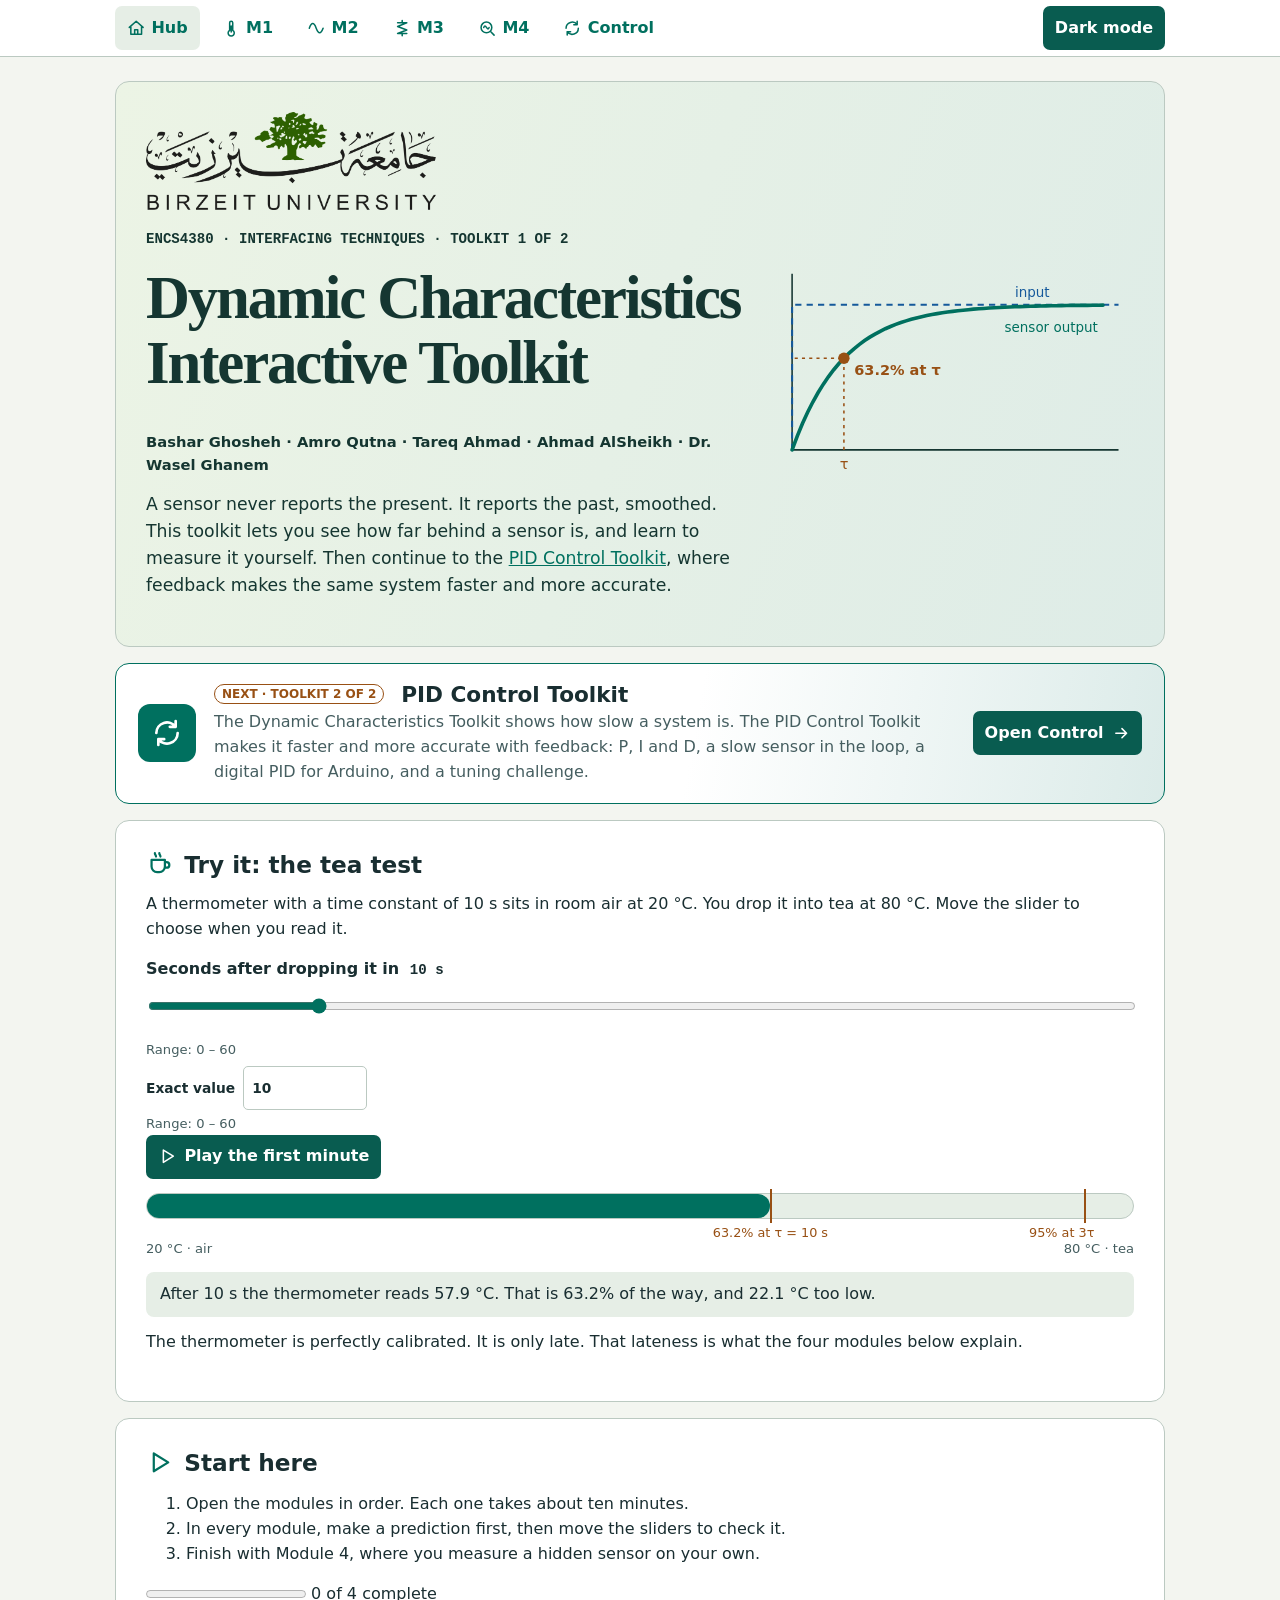
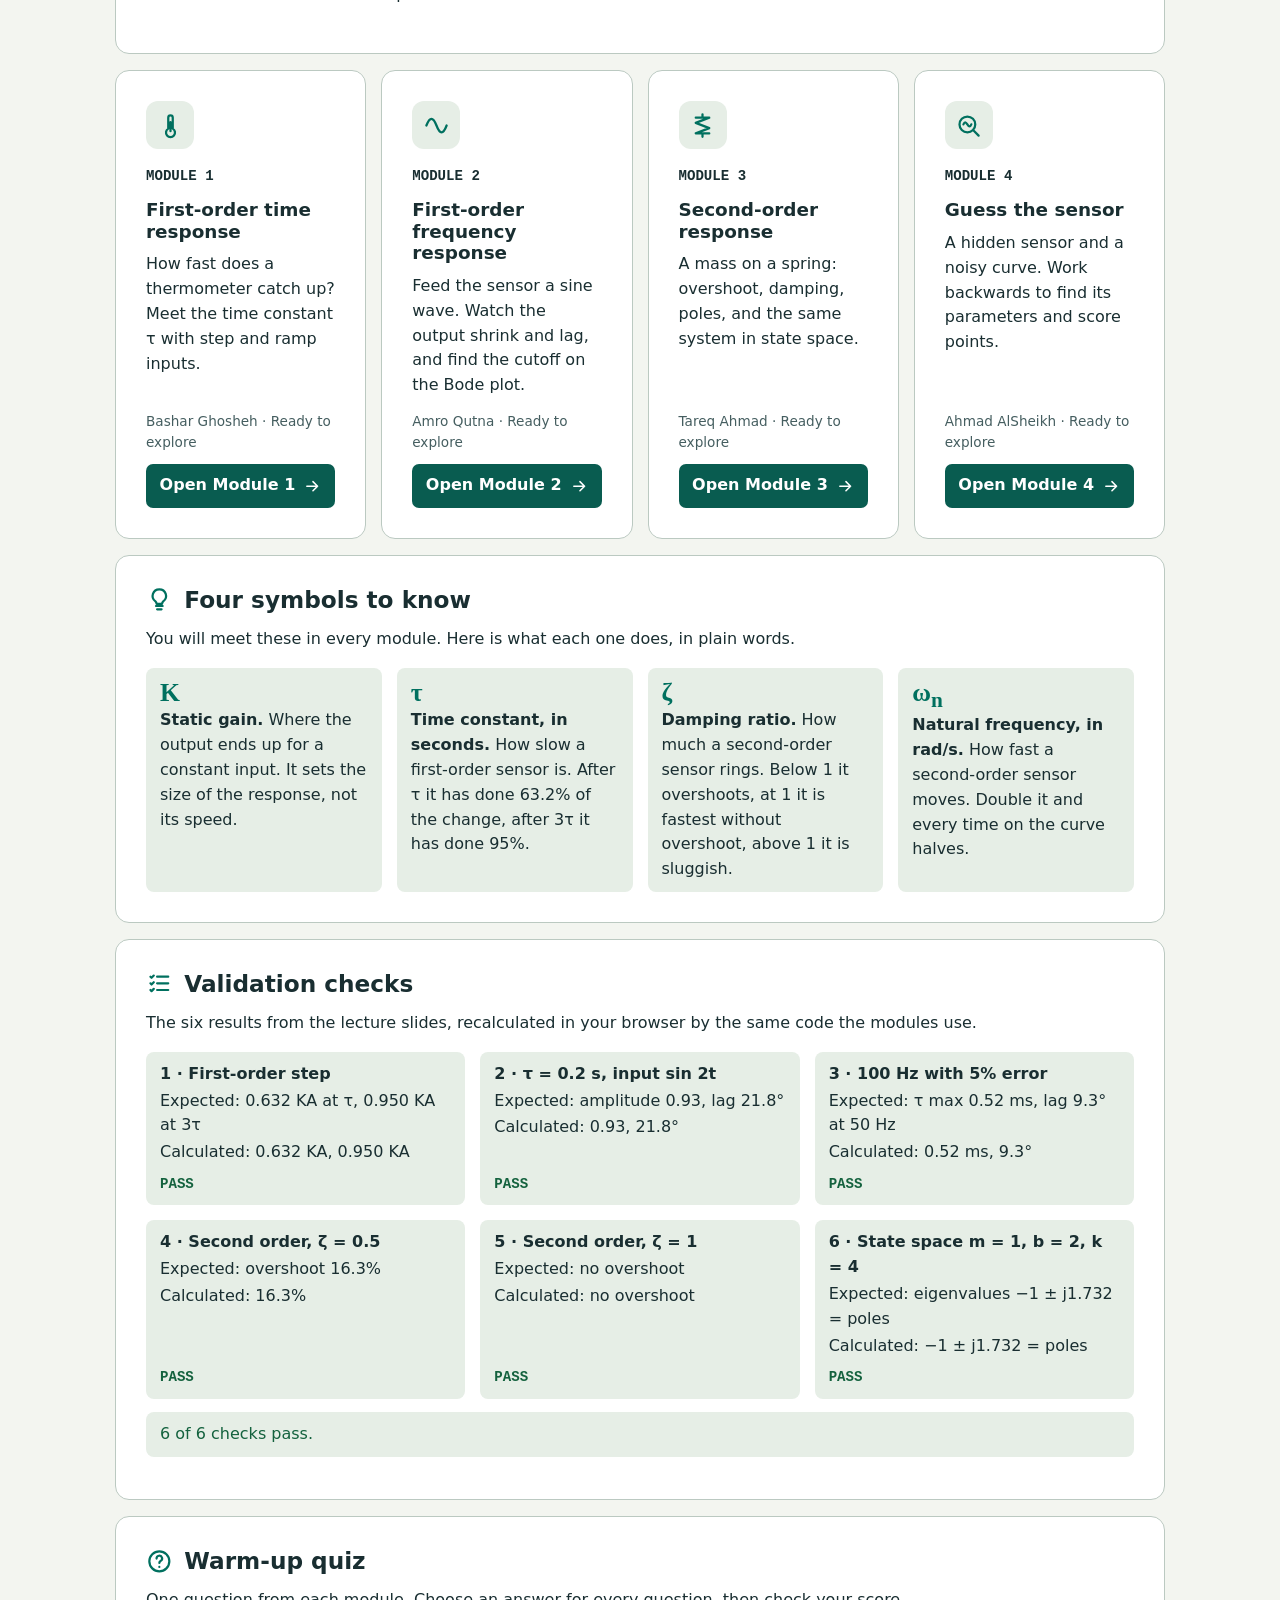
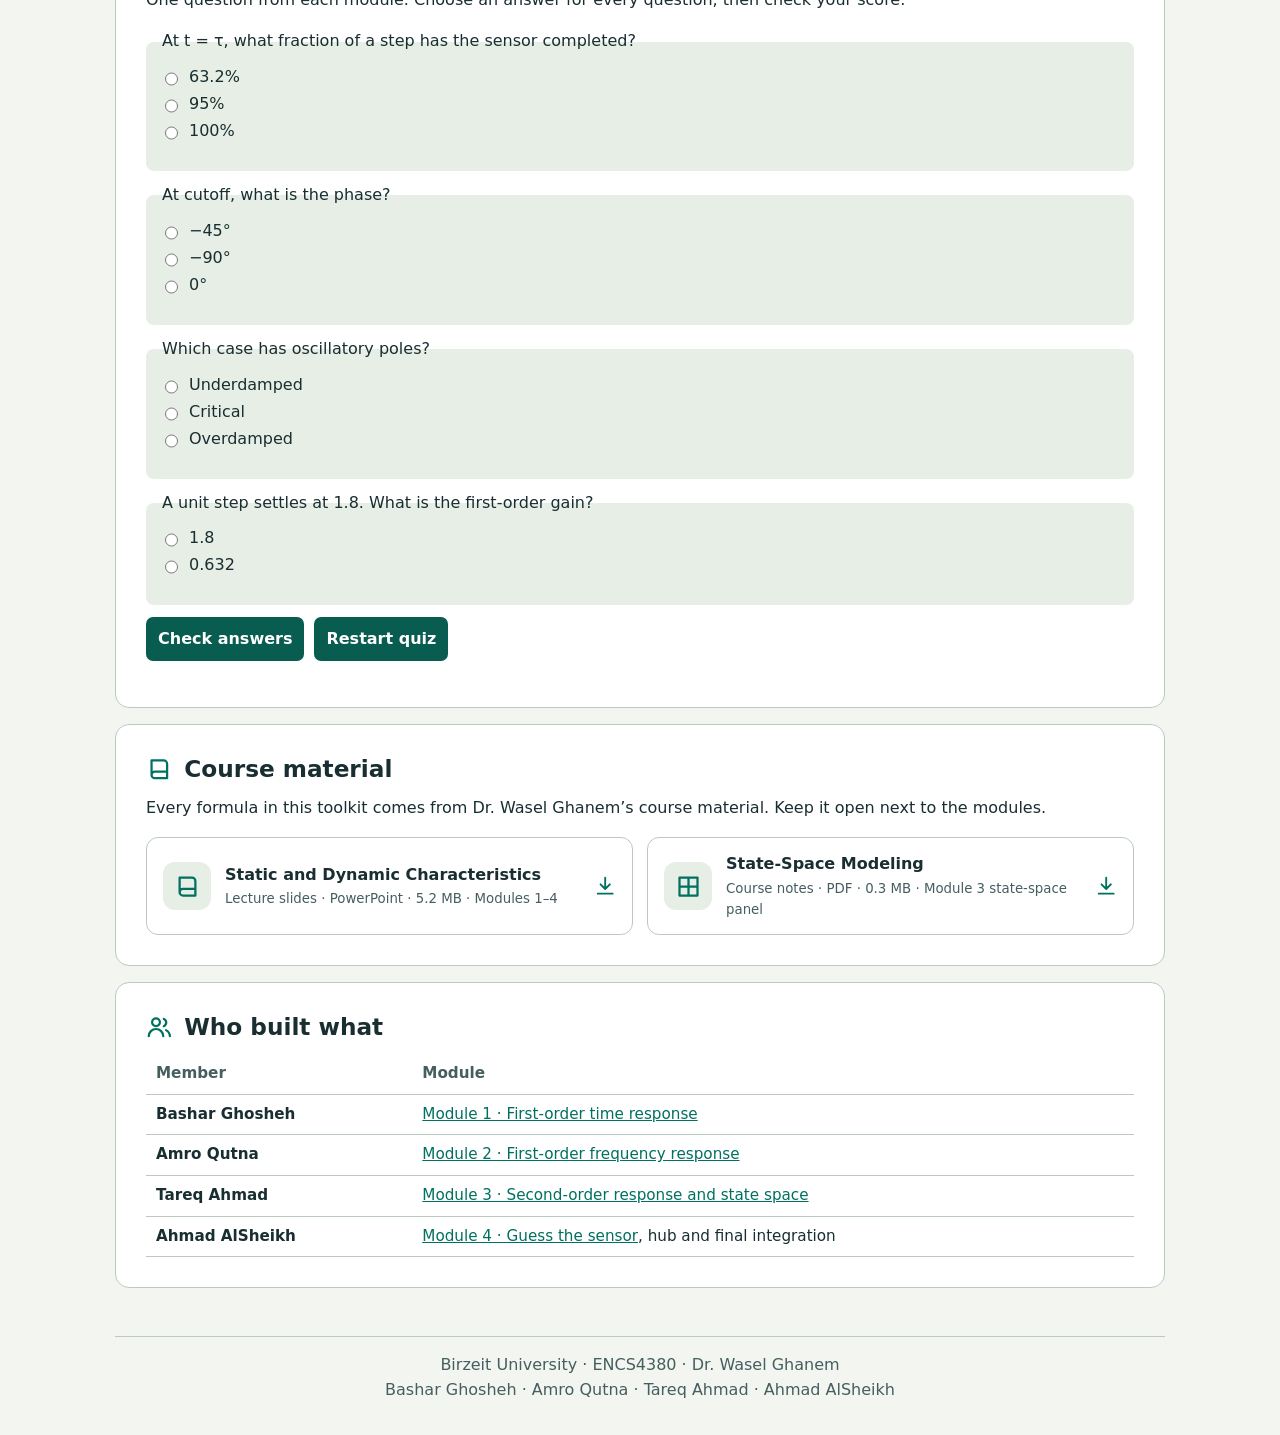
<file: index.html>
<!doctype html>
<html lang="en"><head><meta charset="utf-8"><meta name="viewport" content="width=device-width,initial-scale=1"><title>Dynamic Characteristics Toolkit · ENCS4380</title>
<script src="module-assets/theme.js"></script><link rel="stylesheet" href="module-assets/styles.css"><link rel="stylesheet" href="module-assets/control.css">
<script defer src="module-assets/icons.js"></script>
<script defer src="module-assets/shared.js"></script>
<script defer src="module-assets/quiz.js"></script>
<script defer src="frequency.js"></script>
<script defer src="second-order.js"></script>
<script defer src="hub.js"></script></head>
<body><header class="top"><div class="bar"><nav aria-label="Toolkit navigation"><a href="index.html" aria-current="page"><i data-icon="home"></i>Hub</a><a href="module1.html" aria-label="Module 1: First-order time response"><i data-icon="thermometer"></i>M1</a><a href="module2.html" aria-label="Module 2: First-order frequency response"><i data-icon="wave"></i>M2</a><a href="module3.html" aria-label="Module 3: Second-order response"><i data-icon="spring"></i>M3</a><a href="module4.html" aria-label="Module 4: Guess the sensor"><i data-icon="search"></i>M4</a><a href="control.html" aria-label="PID Control Toolkit"><i data-icon="loop"></i>Control</a></nav><button id="theme">Theme</button></div></header><main>

<section class="hero"><div><img class="university-mark" src="module-assets/birzeit.png" alt="Birzeit University" width="3840" height="1302"><p class="eyebrow">ENCS4380 · INTERFACING TECHNIQUES · TOOLKIT 1 OF 2</p><h1>Dynamic Characteristics Interactive Toolkit</h1><p class="credit">Bashar Ghosheh · Amro Qutna · Tareq Ahmad · Ahmad AlSheikh · Dr. Wasel Ghanem</p><p class="lead">A sensor never reports the present. It reports the past, smoothed. This toolkit lets you see how far behind a sensor is, and learn to measure it yourself. Then continue to the <a href="control.html">PID Control Toolkit</a>, where feedback makes the same system faster and more accurate.</p></div><div class="hero-art always"><svg class="curve" viewBox="0 0 360 215" role="img" aria-label="A step input and the slower sensor output that reaches 63.2 percent after one time constant">
<path d="M30 20v170h315" fill="none" stroke="#153631" stroke-width="1.5"/>
<path d="M30 190V50h315" fill="none" stroke="#15599b" stroke-width="2" stroke-dasharray="6 5"/>
<polyline class="draw" pathLength="1" points="30.0,190.0 35.0,176.7 40.0,164.6 45.0,153.7 50.0,143.8 55.0,134.9 60.0,126.8 65.0,119.5 70.0,112.9 75.0,106.9 80.0,101.5 85.0,96.6 90.0,92.2 95.0,88.2 100.0,84.5 105.0,81.2 110.0,78.3 115.0,75.6 120.0,73.1 125.0,70.9 130.0,68.9 135.0,67.1 140.0,65.5 145.0,64.0 150.0,62.7 155.0,61.5 160.0,60.4 165.0,59.4 170.0,58.5 175.0,57.7 180.0,57.0 185.0,56.3 190.0,55.7 195.0,55.2 200.0,54.7 205.0,54.2 210.0,53.8 215.0,53.5 220.0,53.1 225.0,52.8 230.0,52.6 235.0,52.3 240.0,52.1 245.0,51.9 250.0,51.7 255.0,51.6 260.0,51.4 265.0,51.3 270.0,51.2 275.0,51.0 280.0,50.9 285.0,50.9 290.0,50.8 295.0,50.7 300.0,50.6 305.0,50.6 310.0,50.5 315.0,50.5 320.0,50.4 325.0,50.4 330.0,50.3" fill="none" stroke="#00705f" stroke-width="3.5" stroke-linecap="round"/>
<g class="late"><path d="M80 190V101.5H30" fill="none" stroke="#985014" stroke-width="1.5" stroke-dasharray="3 4"/><circle cx="80" cy="101.5" r="5.5" fill="#985014"/>
<text x="90" y="118" font-size="14" font-weight="600" fill="#985014">63.2% at τ</text><text x="76" y="208" font-size="14" fill="#985014">τ</text>
<text x="245" y="42" font-size="13" fill="#15599b">input</text><text x="235" y="76" font-size="13" fill="#00705f">sensor output</text></g></svg></div></section>

<a class="hw2-banner" href="control.html"><span class="badge-icon"><i data-icon="loop"></i></span><div><h2><span class="tag">NEXT · TOOLKIT 2 OF 2</span>PID Control Toolkit</h2><p>The Dynamic Characteristics Toolkit shows how slow a system is. The PID Control Toolkit makes it faster and more accurate with feedback: P, I and D, a slow sensor in the loop, a digital PID for Arduino, and a tuning challenge.</p></div><span class="start">Open Control<i data-icon="arrow"></i></span></a>

<section class="card"><h2><i data-icon="cup"></i>Try it: the tea test</h2>
  <p>A thermometer with a time constant of 10 s sits in room air at 20 °C. You drop it into tea at 80 °C. Move the slider to choose when you read it.</p>
  <label for="teaTime">Seconds after dropping it in <output id="teaTimeValue" for="teaTime"></output></label>
  <input id="teaTime" type="range" min="0" max="60" step="1" value="10">
  <div class="actions"><button type="button" id="teaPlay"><i data-icon="play"></i>Play the first minute</button></div>
  <div class="tea-track" aria-hidden="true"><div id="teaFill"></div><i style="left:63.2%"></i><i style="left:95%"></i></div>
  <div class="tea-marks" aria-hidden="true"><span style="left:63.2%">63.2% at τ = 10 s</span><span style="left:95%;transform:translateX(-85%)">95% at 3τ</span></div>
  <div class="tea-ends"><span>20 °C · air</span><span>80 °C · tea</span></div>
  <p id="teaReading" class="readout" aria-live="polite"></p>
  <p>The thermometer is perfectly calibrated. It is only late. That lateness is what the four modules below explain.</p>
</section>

<section class="card"><h2><i data-icon="play"></i>Start here</h2>
  <ol><li>Open the modules in order. Each one takes about ten minutes.</li>
    <li>In every module, make a prediction first, then move the sliders to check it.</li>
    <li>Finish with Module 4, where you measure a hidden sensor on your own.</li></ol>
  <p><progress id="progress" max="4" value="0" aria-label="Modules completed"></progress> <span id="count"></span></p>
</section>

<div class="grid">
  <article class="card"><span class="badge-icon"><i data-icon="thermometer"></i></span><p class="eyebrow">MODULE 1</p><h3>First-order time response</h3><p>How fast does a thermometer catch up? Meet the time constant τ with step and ramp inputs.</p><p class="status">Bashar Ghosheh · <span id="status1"></span></p><a class="start" href="module1.html">Open Module 1<i data-icon="arrow"></i></a></article>
  <article class="card"><span class="badge-icon"><i data-icon="wave"></i></span><p class="eyebrow">MODULE 2</p><h3>First-order frequency response</h3><p>Feed the sensor a sine wave. Watch the output shrink and lag, and find the cutoff on the Bode plot.</p><p class="status">Amro Qutna · <span id="status2"></span></p><a class="start" href="module2.html">Open Module 2<i data-icon="arrow"></i></a></article>
  <article class="card"><span class="badge-icon"><i data-icon="spring"></i></span><p class="eyebrow">MODULE 3</p><h3>Second-order response</h3><p>A mass on a spring: overshoot, damping, poles, and the same system in state space.</p><p class="status">Tareq Ahmad · <span id="status3"></span></p><a class="start" href="module3.html">Open Module 3<i data-icon="arrow"></i></a></article>
  <article class="card"><span class="badge-icon"><i data-icon="search"></i></span><p class="eyebrow">MODULE 4</p><h3>Guess the sensor</h3><p>A hidden sensor and a noisy curve. Work backwards to find its parameters and score points.</p><p class="status">Ahmad AlSheikh · <span id="status4"></span></p><a class="start" href="module4.html">Open Module 4<i data-icon="arrow"></i></a></article>
</div>

<section class="card"><h2><i data-icon="bulb"></i>Four symbols to know</h2>
  <p>You will meet these in every module. Here is what each one does, in plain words.</p>
  <dl class="symbols">
    <div><dt>K</dt><dd><b>Static gain.</b> Where the output ends up for a constant input. It sets the size of the response, not its speed.</dd></div>
    <div><dt>τ</dt><dd><b>Time constant, in seconds.</b> How slow a first-order sensor is. After τ it has done 63.2% of the change, after 3τ it has done 95%.</dd></div>
    <div><dt>ζ</dt><dd><b>Damping ratio.</b> How much a second-order sensor rings. Below 1 it overshoots, at 1 it is fastest without overshoot, above 1 it is sluggish.</dd></div>
    <div><dt>ω<sub>n</sub></dt><dd><b>Natural frequency, in rad/s.</b> How fast a second-order sensor moves. Double it and every time on the curve halves.</dd></div>
  </dl>
</section>

<section class="card"><h2><i data-icon="checklist"></i>Validation checks</h2>
  <p>The six results from the lecture slides, recalculated in your browser by the same code the modules use.</p>
  <div class="validation" id="checks"></div>
  <p id="checkSummary" class="readout" role="status"></p>
</section>

<section class="card"><h2><i data-icon="help"></i>Warm-up quiz</h2><p>One question from each module. Choose an answer for every question, then check your score.</p><form id="quizForm"><div id="quiz"></div><div class="actions"><button type="submit">Check answers</button><button type="button" id="resetQuiz">Restart quiz</button></div><p id="quizScore" role="status"></p></form></section>

<section class="card"><h2><i data-icon="book"></i>Course material</h2>
  <p>Every formula in this toolkit comes from Dr. Wasel Ghanem’s course material. Keep it open next to the modules.</p>
  <div class="downloads">
    <a class="download" href="resources/Static-and-Dynamic-Characteristics.pptx" download><span class="badge-icon"><i data-icon="book"></i></span><span><b>Static and Dynamic Characteristics</b><small>Lecture slides · PowerPoint · 5.2 MB · Modules 1–4</small></span><i data-icon="download"></i></a>
    <a class="download" href="resources/State-Space-Modeling-2026.pdf" download><span class="badge-icon"><i data-icon="grid"></i></span><span><b>State-Space Modeling</b><small>Course notes · PDF · 0.3 MB · Module 3 state-space panel</small></span><i data-icon="download"></i></a>
  </div>
</section>

<section class="card"><h2><i data-icon="users"></i>Who built what</h2>
  <div class="table-scroll"><table class="team"><thead><tr><th>Member</th><th>Module</th></tr></thead><tbody>
    <tr><td>Bashar Ghosheh</td><td><a href="module1.html">Module 1 · First-order time response</a></td></tr>
    <tr><td>Amro Qutna</td><td><a href="module2.html">Module 2 · First-order frequency response</a></td></tr>
    <tr><td>Tareq Ahmad</td><td><a href="module3.html">Module 3 · Second-order response and state space</a></td></tr>
    <tr><td>Ahmad AlSheikh</td><td><a href="module4.html">Module 4 · Guess the sensor</a>, hub and final integration</td></tr>
  </tbody></table></div>
</section>
</main><footer>Birzeit University · ENCS4380 · Dr. Wasel Ghanem<br>Bashar Ghosheh · Amro Qutna · Tareq Ahmad · Ahmad AlSheikh</footer></body></html>
</file>
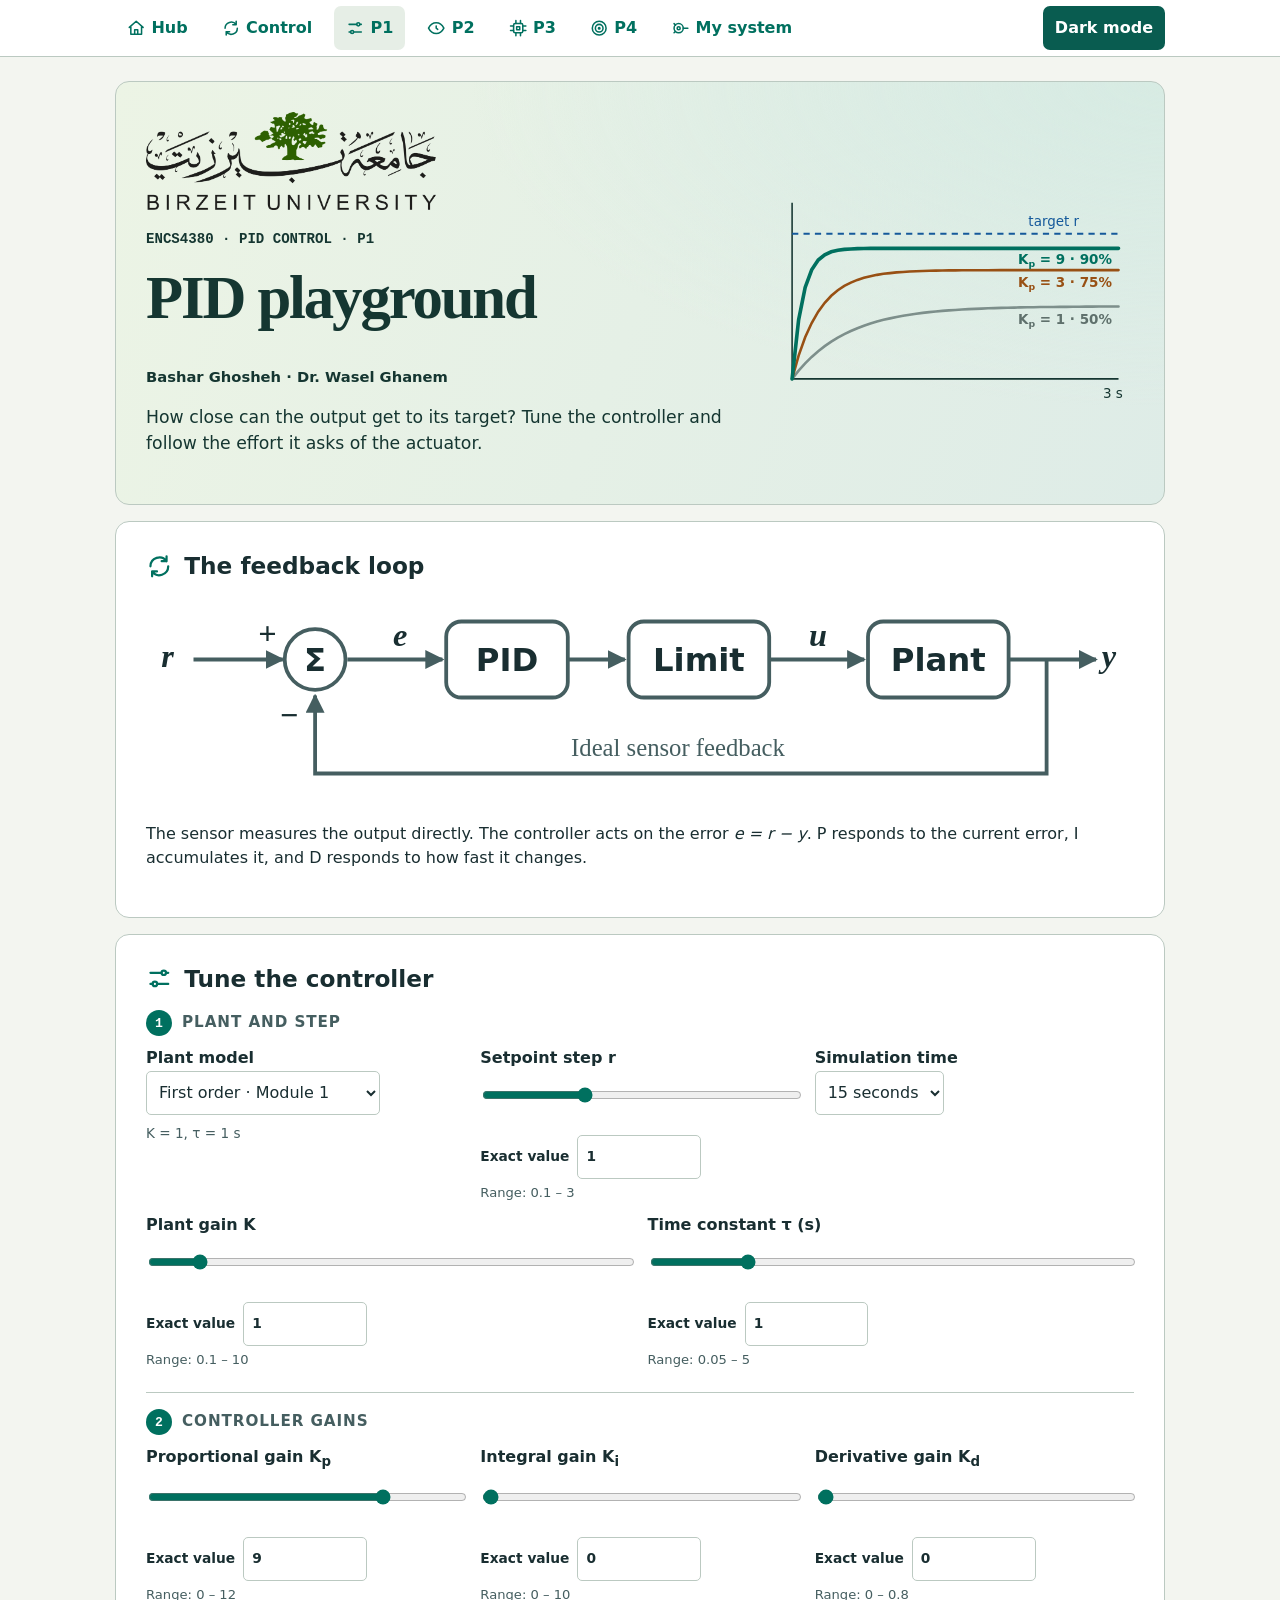
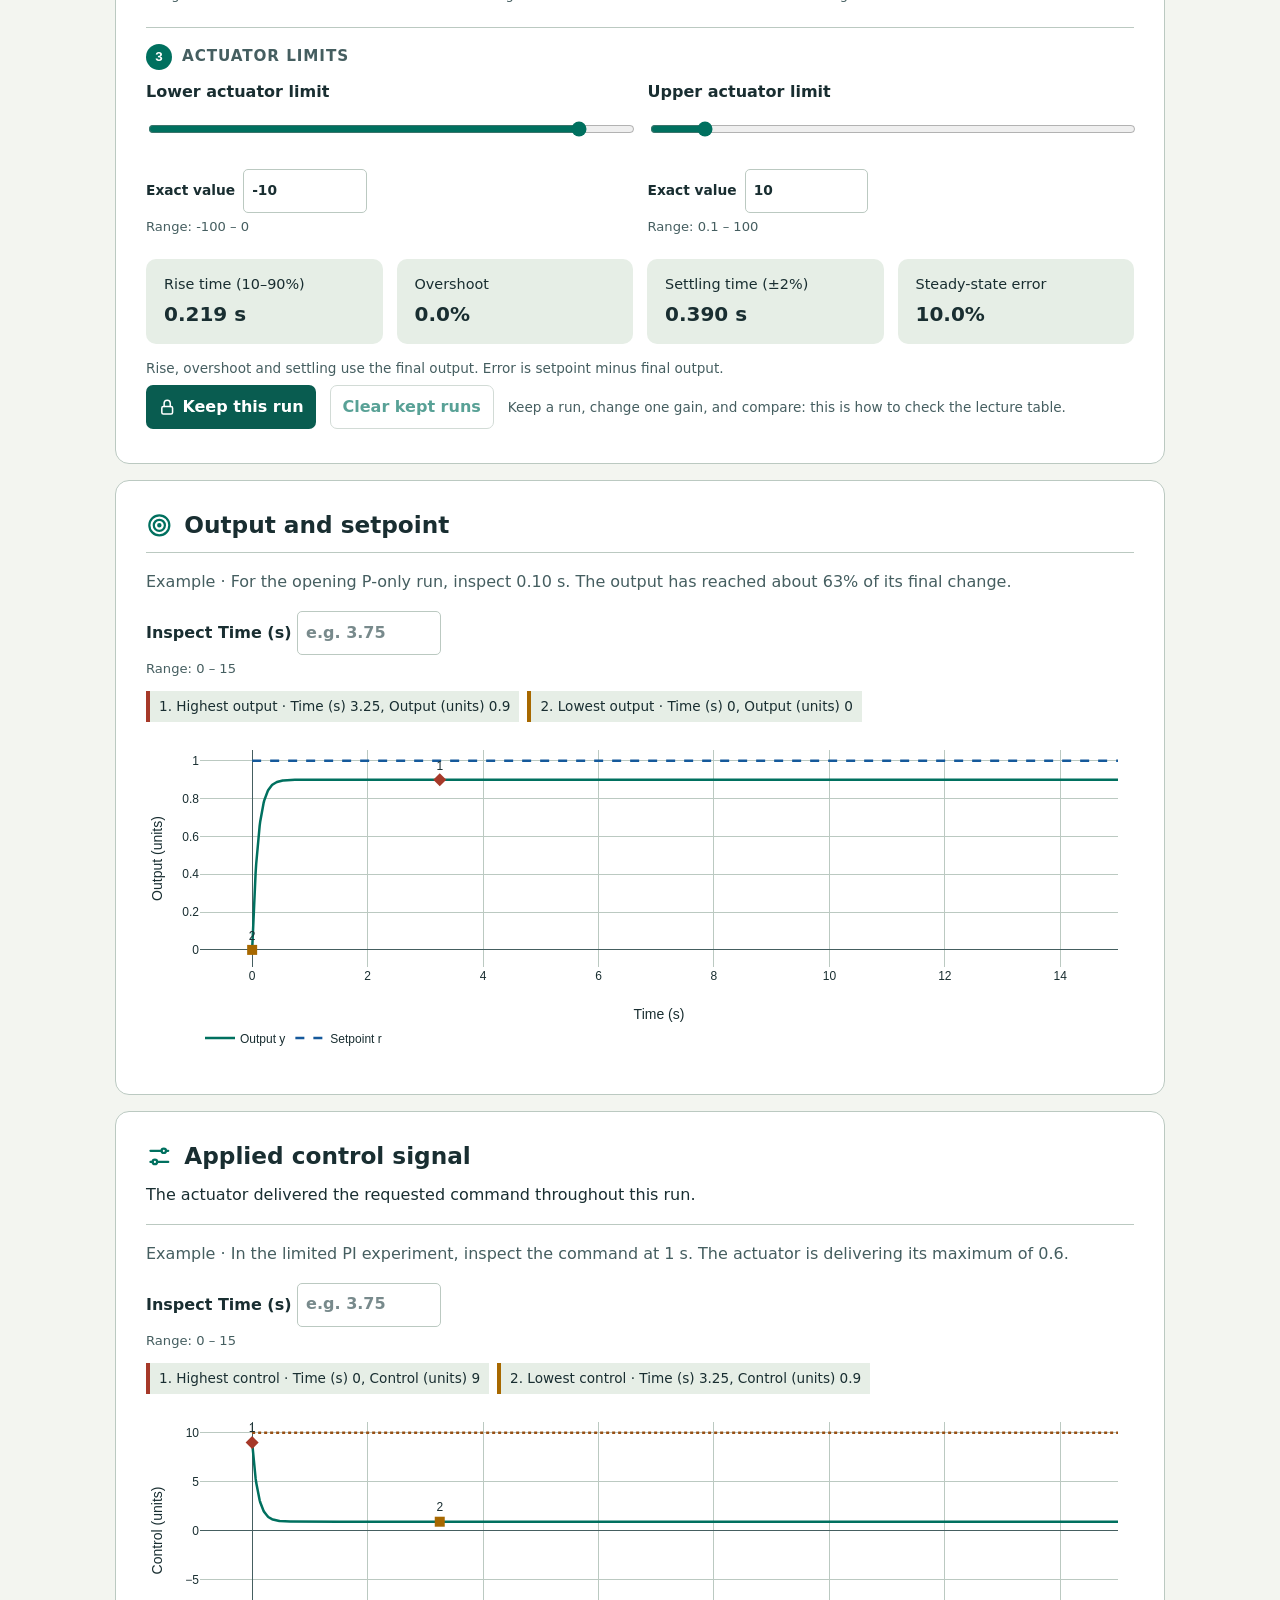
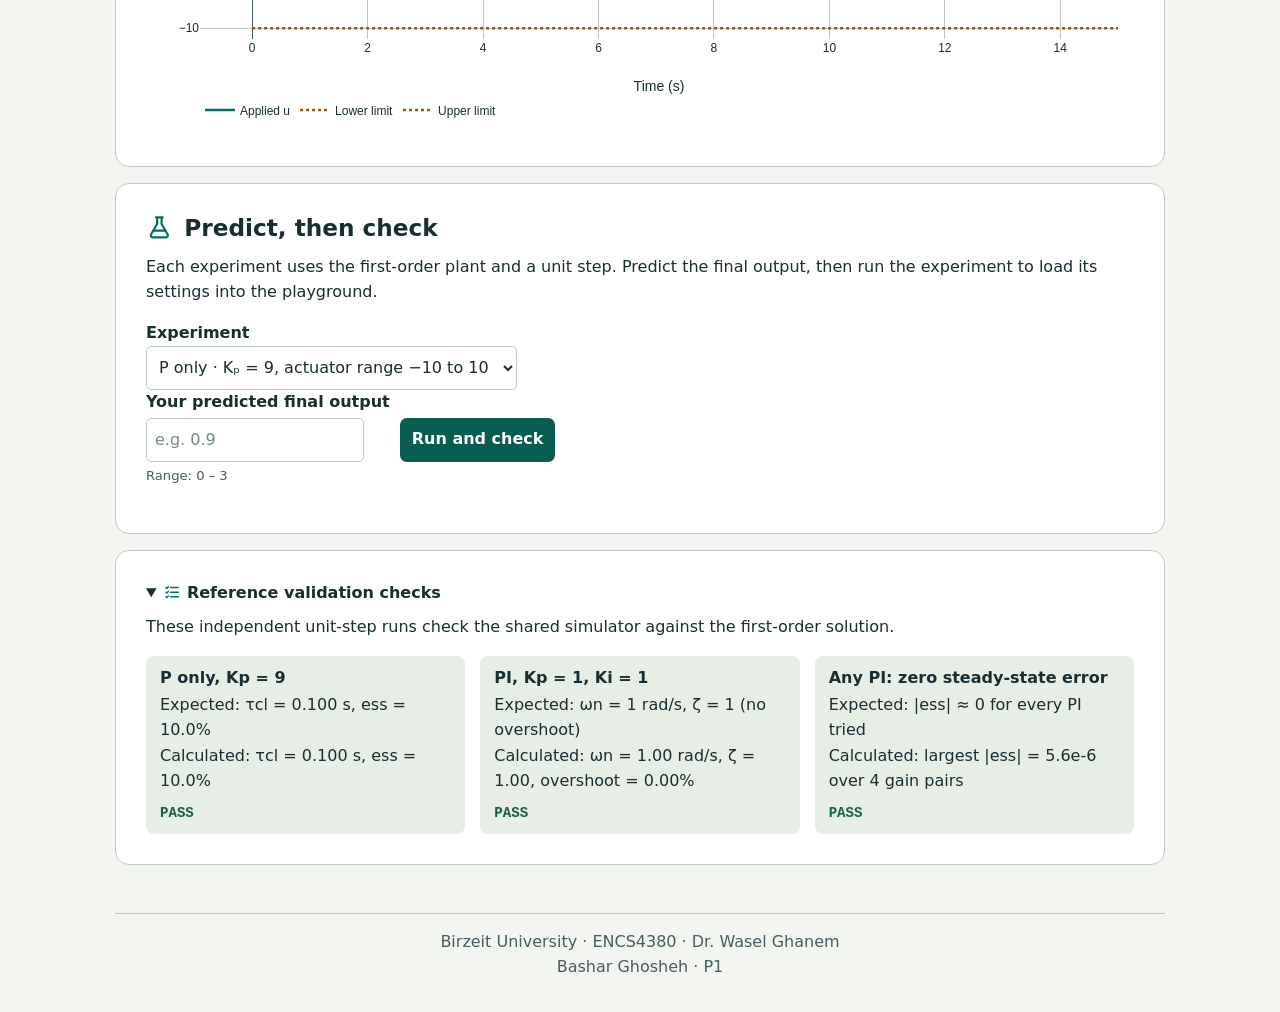
<file: control-p1.html>
<!doctype html>
<html lang="en">
<head>
  <meta charset="utf-8">
  <meta name="viewport" content="width=device-width,initial-scale=1">
  <title>PID playground · ENCS4380</title>
  <script src="module-assets/theme.js"></script>
  <link rel="stylesheet" href="module-assets/styles.css">
  <link rel="stylesheet" href="module-assets/control.css">
  <link rel="stylesheet" href="module-assets/control-p1.css">
  <script defer src="https://cdn.plot.ly/plotly-2.35.2.min.js"></script>
  <script defer src="module-assets/icons.js"></script>
  <script defer src="module-assets/graph-reader.js"></script>
  <script defer src="module-assets/shared.js"></script>
  <script defer src="pid-core.js"></script>
  <script defer src="control-p1.js"></script>
</head>
<body class="control-hub p1">
<header class="top"><div class="bar">
  <nav aria-label="Toolkit navigation">
    <a href="index.html"><i data-icon="home"></i>Hub</a>
    <a href="control.html"><i data-icon="loop"></i>Control</a>
    <a href="control-p1.html" aria-current="page" aria-label="P1: PID playground"><i data-icon="sliders"></i>P1</a>
    <a href="control.html#modules" data-module-page="control-p2.html" aria-label="P2: A slow sensor in the loop"><i data-icon="eyeLag"></i>P2</a>
    <a href="control.html#modules" data-module-page="control-p3.html" aria-label="P3: Digital PID"><i data-icon="chip"></i>P3</a>
    <a href="control.html#modules" data-module-page="control-p4.html" aria-label="P4: Tuning challenge"><i data-icon="target"></i>P4</a>
    <a href="control.html#modules" data-module-page="control-system.html" aria-label="My system: the micromouse motor"><i data-icon="motor"></i>My system</a>
  </nav>
  <button id="theme">Theme</button>
</div></header>
<main>
  <section class="hero">
    <div>
      <img class="university-mark" src="module-assets/birzeit.png" alt="Birzeit University" width="3840" height="1302">
      <p class="eyebrow">ENCS4380 · PID CONTROL · P1</p>
      <h1>PID playground</h1>
      <p class="credit">Bashar Ghosheh · Dr. Wasel Ghanem</p>
      <p class="lead">How close can the output get to its target? Tune the controller and follow the effort it asks of the actuator.</p>
    </div>
    <div class="hero-art always"><svg class="curve" viewBox="0 0 360 215" role="img" aria-label="Closed-loop step responses of 1/(s+1) with P only: Kp = 1 stops at 50 percent, Kp = 3 at 75 percent, Kp = 9 at 90 percent and much faster">
      <path d="M30 20v170h315" fill="none" stroke="#153631" stroke-width="1.5"/><path d="M30 50h315" stroke="#15599b" stroke-width="2" stroke-dasharray="6 5"/>
      <polyline class="draw" pathLength="1" points="30.0,190.0 36.3,182.1 42.6,175.1 48.9,168.8 55.2,163.3 61.5,158.4 67.8,154.1 74.1,150.2 80.4,146.8 86.7,143.8 93.0,141.1 99.3,138.7 105.6,136.6 111.9,134.7 118.2,133.0 124.5,131.6 130.8,130.3 137.1,129.1 143.4,128.1 149.7,127.2 156.0,126.3 162.3,125.6 168.6,125.0 174.9,124.4 181.2,123.9 187.5,123.5 193.8,123.1 200.1,122.7 206.4,122.4 212.7,122.2 219.0,121.9 225.3,121.7 231.6,121.5 237.9,121.3 244.2,121.2 250.5,121.0 256.8,120.9 263.1,120.8 269.4,120.7 275.7,120.6 282.0,120.6 288.3,120.5 294.6,120.5 300.9,120.4 307.2,120.4 313.5,120.3 319.8,120.3 326.1,120.2 332.4,120.2 338.7,120.2 345.0,120.2" fill="none" stroke="#7d8f8b" stroke-width="2.5" stroke-linecap="round"/>
      <polyline class="draw d2" pathLength="1" points="30.0,190.0 36.3,167.6 42.6,149.9 48.9,136.1 55.2,125.1 61.5,116.6 67.8,109.8 74.1,104.5 80.4,100.3 86.7,97.1 93.0,94.5 99.3,92.5 105.6,90.9 111.9,89.6 118.2,88.6 124.5,87.9 130.8,87.2 137.1,86.8 143.4,86.4 149.7,86.1 156.0,85.9 162.3,85.7 168.6,85.5 174.9,85.4 181.2,85.3 187.5,85.3 193.8,85.2 200.1,85.2 206.4,85.1 212.7,85.1 219.0,85.1 231.6,85.0 345.0,85.0" fill="none" stroke="#985014" stroke-width="2.5" stroke-linecap="round"/>
      <polyline class="draw d3" pathLength="1" points="30.0,190.0 36.3,133.0 42.6,101.7 48.9,84.7 55.2,75.3 61.5,70.2 67.8,67.4 74.1,65.9 80.4,65.0 86.7,64.6 93.0,64.3 99.3,64.2 105.6,64.1 111.9,64.0 345.0,64.0" fill="none" stroke="#00705f" stroke-width="3.5" stroke-linecap="round"/>
      <g class="late" font-size="13" font-weight="600"><text x="258" y="42" fill="#15599b" font-weight="400">target r</text><text x="248" y="79" fill="#00705f">K<tspan dy="3" font-size="9">p</tspan><tspan dy="-3"> = 9 · 90%</tspan></text><text x="248" y="101" fill="#985014">K<tspan dy="3" font-size="9">p</tspan><tspan dy="-3"> = 3 · 75%</tspan></text><text x="248" y="137" fill="#5f706c">K<tspan dy="3" font-size="9">p</tspan><tspan dy="-3"> = 1 · 50%</tspan></text><text x="330" y="208" fill="#153631" font-weight="400">3 s</text></g>
    </svg></div>
  </section>

  <section class="card">
    <h2><i data-icon="loop"></i>The feedback loop</h2>
    <svg class="loop" viewBox="0 0 520 115" role="img" aria-label="Setpoint r enters the positive side of the summing junction. The output y returns through ideal feedback to the negative side. Error e drives the PID controller. The actuator limits its command before the plant receives u.">
      <defs><marker id="arrow" viewBox="0 0 10 10" refX="9" refY="5" markerWidth="5" markerHeight="5" orient="auto"><path class="arrowhead" d="M0 0L10 5L0 10Z"/></marker></defs>
      <g class="wire" marker-end="url(#arrow)">
        <path d="M25 35H72"/><path d="M106 35H156"/><path d="M222 35H252"/>
        <path d="M328 35H378"/><path d="M454 35H500"/><path d="M474 35V95H89V54"/>
      </g>
      <g class="wire"><circle cx="89" cy="35" r="16"/><rect x="158" y="15" width="64" height="40" rx="8"/><rect x="254" y="15" width="74" height="40" rx="8"/><rect x="380" y="15" width="74" height="40" rx="8"/></g>
      <g class="blk-t"><text x="89" y="41">Σ</text><text x="190" y="41">PID</text><text x="291" y="41">Limit</text><text x="417" y="41">Plant</text></g>
      <g class="sig"><text x="8" y="39">r</text><text x="59" y="27">+</text><text x="70" y="70">−</text><text x="130" y="28">e</text><text x="349" y="28">u</text><text x="503" y="39">y</text></g>
      <text class="blk-s" x="280" y="86">Ideal sensor feedback</text>
    </svg>
    <p>The sensor measures the output directly. The controller acts on the error <em>e = r − y</em>. P responds to the current error, I accumulates it, and D responds to how fast it changes.</p>
  </section>

  <section class="card" id="playground">
    <h2><i data-icon="sliders"></i>Tune the controller</h2>
    <h3 class="group"><span>1</span>Plant and step</h3>
    <div class="controls">
      <div><label for="plantType">Plant model</label><select id="plantType">
        <option value="first">First order · Module 1</option>
        <option value="second">Second order · Module 3</option>
      </select><p class="small-note" id="model"></p></div>
      <div><label for="setpoint">Setpoint step r</label><input id="setpoint" type="range" min="0.1" max="3" step="0.1" value="1"></div>
      <div><label for="duration">Simulation time</label><select id="duration">
        <option value="2">2 seconds</option><option value="15" selected>15 seconds</option><option value="40">40 seconds</option>
      </select></div>
    </div>
    <div class="controls">
      <div><label for="plantK">Plant gain K</label><input id="plantK" type="range" min="0.1" max="10" step="0.1" value="1"></div>
      <div id="tauWrap"><label for="plantTau">Time constant τ (s)</label><input id="plantTau" type="range" min="0.05" max="5" step="0.05" value="1"></div>
      <div id="zetaWrap" hidden><label for="plantZeta">Damping ratio ζ</label><input id="plantZeta" type="range" min="0.1" max="2" step="0.05" value="0.3"></div>
      <div id="wnWrap" hidden><label for="plantWn">Natural frequency ω<sub>n</sub> (rad/s)</label><input id="plantWn" type="range" min="0.5" max="10" step="0.1" value="2"></div>
    </div>
    <h3 class="group"><span>2</span>Controller gains</h3>
    <div class="controls">
      <div><label for="Kp">Proportional gain K<sub>p</sub></label><input id="Kp" type="range" min="0" max="12" step="0.1" value="9"></div>
      <div><label for="Ki">Integral gain K<sub>i</sub></label><input id="Ki" type="range" min="0" max="10" step="0.1" value="0"></div>
      <div><label for="Kd">Derivative gain K<sub>d</sub></label><input id="Kd" type="range" min="0" max="0.8" step="0.05" value="0"></div>
    </div>
    <h3 class="group"><span>3</span>Actuator limits</h3>
    <div class="controls">
      <div><label for="uMin">Lower actuator limit</label><input id="uMin" type="range" min="-100" max="0" step="0.1" value="-10"></div>
      <div><label for="uMax">Upper actuator limit</label><input id="uMax" type="range" min="0.1" max="100" step="0.1" value="10"></div>
    </div>
    <div class="metrics scoreboard">
      <span class="metric-item">Rise time (10–90%)<strong id="rise"></strong></span>
      <span class="metric-item">Overshoot<strong id="overshoot"></strong></span>
      <span class="metric-item">Settling time (±2%)<strong id="settle"></strong></span>
      <span class="metric-item">Steady-state error<strong id="ess"></strong></span>
    </div>
    <p class="small-note" id="metricNote"></p>
    <div class="compare-actions"><button type="button" id="keepRun"><i data-icon="lock"></i>Keep this run</button><button type="button" class="quiet" id="clearRuns">Clear kept runs</button><span class="small-note">Keep a run, change one gain, and compare: this is how to check the lecture table.</span></div>
    <div class="table-scroll" id="compareWrap" hidden><table class="compare"><thead><tr><th>Run</th><th>K<sub>p</sub></th><th>K<sub>i</sub></th><th>K<sub>d</sub></th><th>Rise</th><th>Overshoot</th><th>Settling</th><th>Error</th></tr></thead><tbody id="compareRows"></tbody></table></div>
  </section>

  <section class="card">
    <h2><i data-icon="target"></i>Output and setpoint</h2>
    <div id="plantOutput" class="plot" aria-label="Plant output and setpoint versus time"></div>
  </section>
  <section class="card">
    <h2><i data-icon="sliders"></i>Applied control signal</h2>
    <p id="limitNote"></p>
    <div id="actuator" class="plot" aria-label="Applied control signal and actuator limits versus time"></div>
  </section>

  <section class="card">
    <h2><i data-icon="flask"></i>Predict, then check</h2>
    <p>Each experiment uses the first-order plant and a unit step. Predict the final output, then run the experiment to load its settings into the playground.</p>
    <form id="experiment">
      <label for="question">Experiment</label>
      <select id="question">
        <option value="p">P only · Kₚ = 9, actuator range −10 to 10</option>
        <option value="pi">PI · Kₚ = Kᵢ = 1, actuator range −10 to 10</option>
        <option value="limited">PI · Kₚ = Kᵢ = 1, actuator range 0 to 0.6</option>
      </select>
      <div class="predict-action-row">
        <div class="input-wrap"><label for="predictedFinal">Your predicted final output</label><input type="number" id="predictedFinal" min="0" max="3" step="any" required></div>
        <button type="submit">Run and check</button>
      </div>
    </form>
    <p id="result" role="status"></p>
  </section>
  <details id="validation" open>
    <summary><i data-icon="checklist"></i>Reference validation checks</summary>
    <p>These independent unit-step runs check the shared simulator against the first-order solution.</p>
    <div id="checks" class="validation"></div>
  </details>
</main>
<footer>Birzeit University · ENCS4380 · Dr. Wasel Ghanem<br>Bashar Ghosheh · P1</footer>
</body>
</html>
</file>
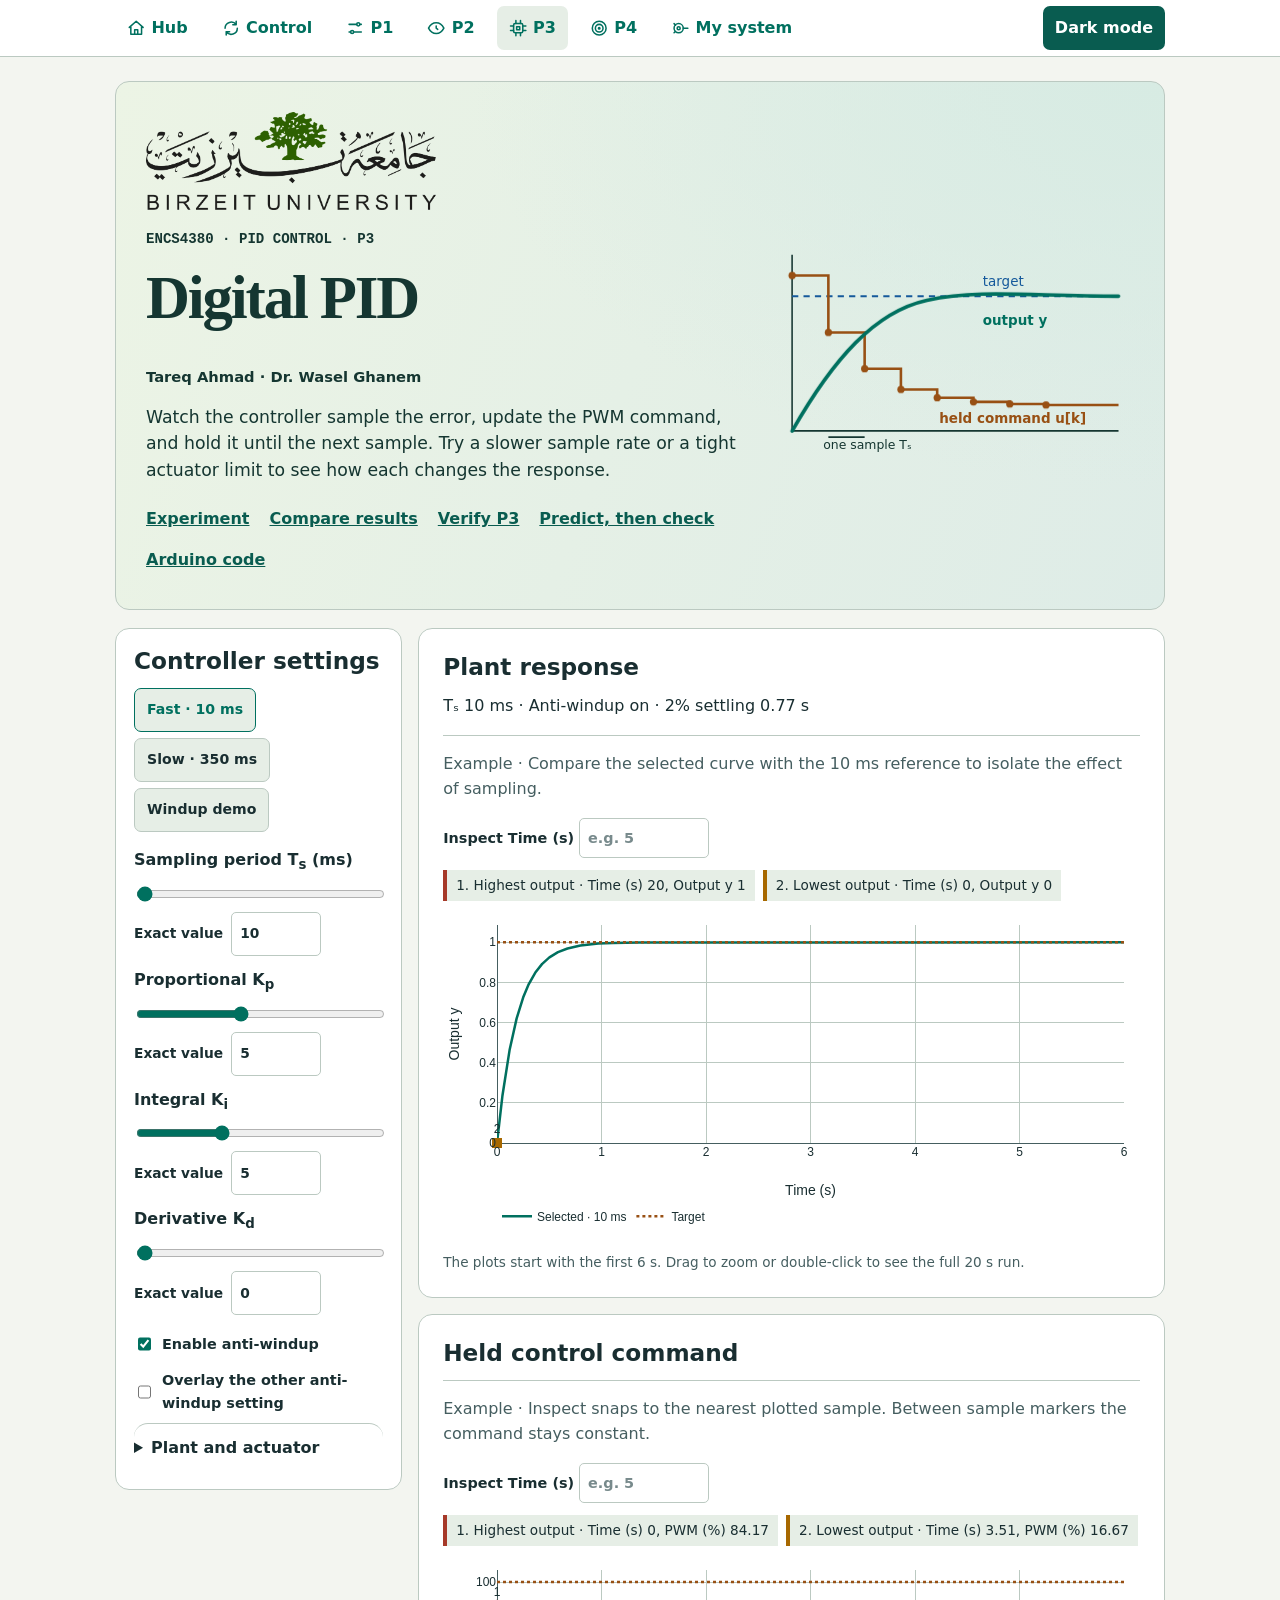
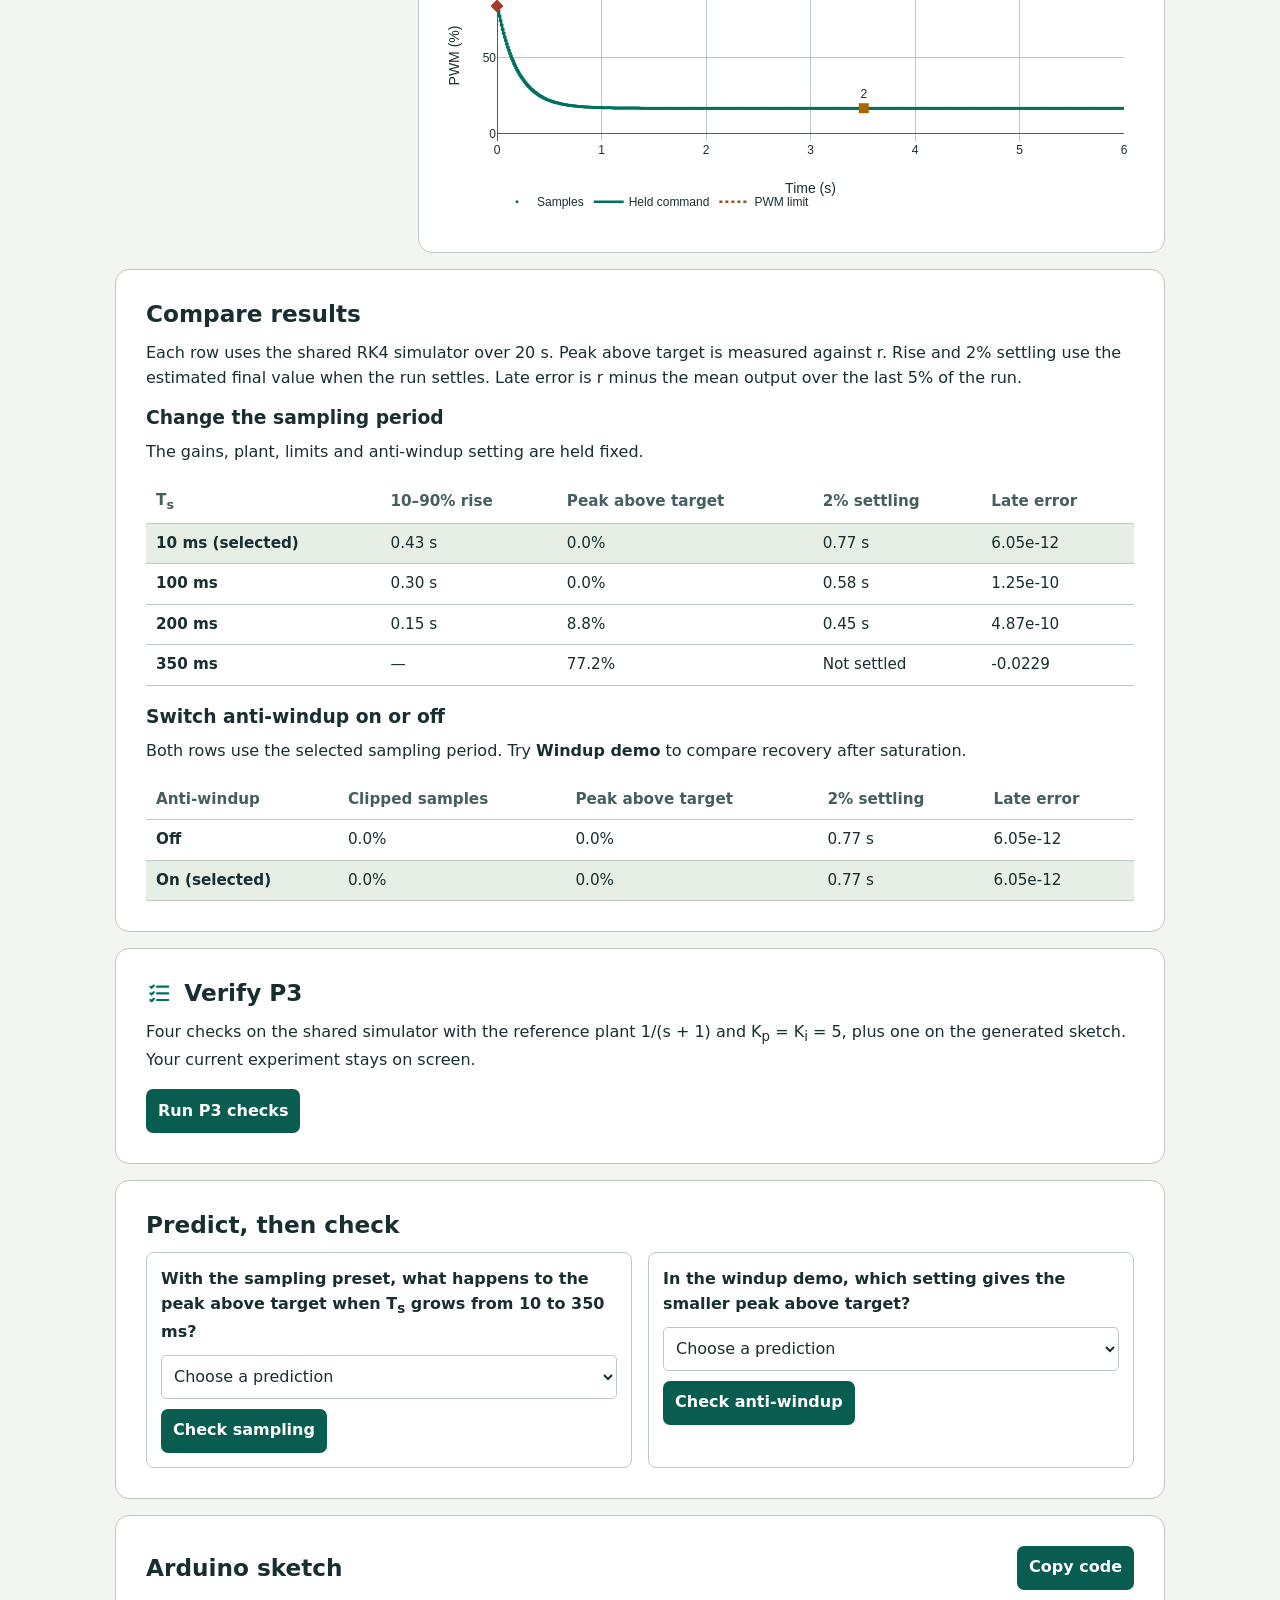
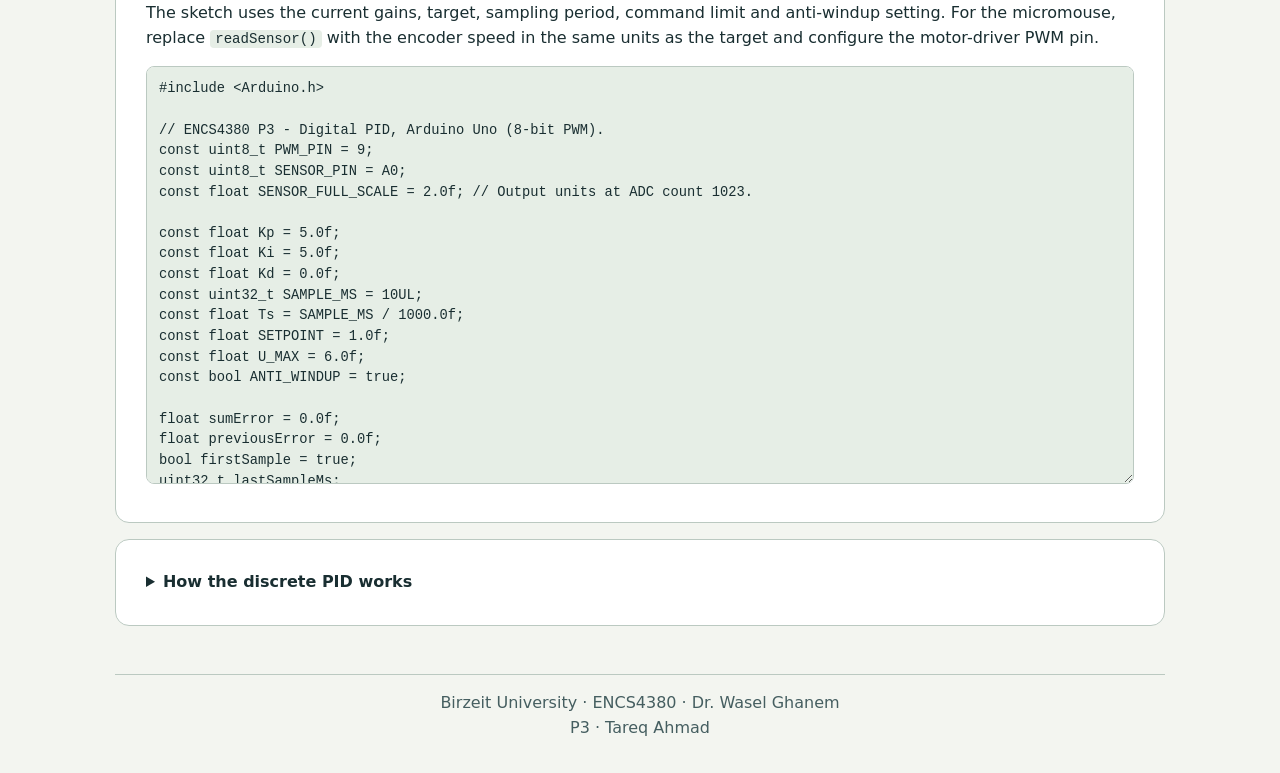
<file: control-p3.html>
<!doctype html>
<html lang="en">
<head>
  <meta charset="utf-8">
  <meta name="viewport" content="width=device-width,initial-scale=1">
  <title>Digital PID · ENCS4380 P3</title>
  <script src="module-assets/theme.js"></script>
  <link rel="stylesheet" href="module-assets/styles.css">
  <link rel="stylesheet" href="module-assets/control.css">
  <link rel="stylesheet" href="module-assets/control-p3.css">
  <script defer src="https://cdn.plot.ly/plotly-2.35.2.min.js"></script>
  <script defer src="module-assets/icons.js"></script>
  <script defer src="module-assets/graph-reader.js"></script>
  <script defer src="module-assets/shared.js"></script>
  <script defer src="pid-core.js"></script>
  <script defer src="arduino-pid.js"></script>
  <script defer src="control-p3.js"></script>
</head>
<body class="p3">
<header class="top">
  <div class="bar">
    <nav aria-label="Toolkit navigation">
      <a href="index.html"><i data-icon="home"></i>Hub</a>
      <a href="control.html"><i data-icon="loop"></i>Control</a>
      <a href="control.html#modules" data-module-page="control-p1.html" aria-label="P1: PID playground"><i data-icon="sliders"></i>P1</a>
      <a href="control.html#modules" data-module-page="control-p2.html" aria-label="P2: A slow sensor in the loop"><i data-icon="eyeLag"></i>P2</a>
      <a href="control-p3.html" aria-current="page" aria-label="P3: Digital PID"><i data-icon="chip"></i>P3</a>
      <a href="control.html#modules" data-module-page="control-p4.html" aria-label="P4: Tuning challenge"><i data-icon="target"></i>P4</a>
      <a href="control.html#modules" data-module-page="control-system.html" aria-label="My system: the micromouse motor"><i data-icon="motor"></i>My system</a>
    </nav>
    <button id="theme" type="button">Theme</button>
  </div>
</header>
<main>
  <section class="hero p3-intro"><div><img class="university-mark" src="module-assets/birzeit.png" alt="Birzeit University" width="3840" height="1302"><p class="eyebrow">ENCS4380 · PID CONTROL · P3</p><h1>Digital PID</h1><p class="credit">Tareq Ahmad · Dr. Wasel Ghanem</p>
    <p class="lead">Watch the controller sample the error, update the PWM command, and hold it until the next sample. Try a slower sample rate or a tight actuator limit to see how each changes the response.</p>
    <nav aria-label="On this page">
      <a href="#experiment">Experiment</a>
      <a href="#comparison">Compare results</a>
      <a href="#verify">Verify P3</a>
      <a href="#predict">Predict, then check</a>
      <a href="#arduino">Arduino code</a>
    </nav></div>
    <div class="hero-art always"><svg class="curve" viewBox="0 0 360 215" role="img" aria-label="A smooth plant output following a stair-step control command that changes only at sample instants">
      <path d="M30 20v170h315" fill="none" stroke="#153631" stroke-width="1.5"/>
      <path d="M30 60h315" stroke="#15599b" stroke-width="2" stroke-dasharray="6 5"/>
      <path class="draw" pathLength="1" d="M30 40h35v55h35v35h35v20h35v8h35v4h35v2h35v1h70" fill="none" stroke="#985014" stroke-width="2.5"/>
      <g class="late" fill="#985014"><circle cx="30" cy="40" r="3.5"/><circle cx="65" cy="95" r="3.5"/><circle cx="100" cy="130" r="3.5"/><circle cx="135" cy="150" r="3.5"/><circle cx="170" cy="158" r="3.5"/><circle cx="205" cy="162" r="3.5"/><circle cx="240" cy="164" r="3.5"/><circle cx="275" cy="165" r="3.5"/></g>
      <path class="draw d2" pathLength="1" d="M30 190C70 120 110 75 160 64S260 60 345 60" fill="none" stroke="#00705f" stroke-width="3.5" stroke-linecap="round"/>
      <g class="late"><text x="214" y="50" font-size="13" fill="#15599b">target</text><text x="214" y="88" font-size="13" font-weight="600" fill="#00705f">output y</text><text x="172" y="182" font-size="13" font-weight="600" fill="#985014">held command u[k]</text><text x="60" y="207" font-size="12" fill="#153631">one sample Tₛ</text><path d="M65 196h35" stroke="#153631" stroke-width="1.5"/></g>
    </svg></div></section>

  <section class="p3-bench" id="experiment" aria-label="Digital PID experiment">
    <aside class="card p3-settings" aria-labelledby="settings">
      <h2 id="settings">Controller settings</h2>
      <div class="actions p3-presets">
        <button type="button" data-preset="fast">Fast · 10 ms</button>
        <button type="button" data-preset="slow">Slow · 350 ms</button>
        <button type="button" data-preset="windup">Windup demo</button>
      </div>
      <label for="TsMs">Sampling period T<sub>s</sub> (ms)</label>
      <input id="TsMs" type="range" min="10" max="1000" step="1" value="10">
      <label for="Kp">Proportional K<sub>p</sub></label>
      <input id="Kp" type="range" min="0" max="12" step="0.05" value="5">
      <label for="Ki">Integral K<sub>i</sub></label>
      <input id="Ki" type="range" min="0" max="15" step="0.05" value="5">
      <label for="Kd">Derivative K<sub>d</sub></label>
      <input id="Kd" type="range" min="0" max="2" step="0.01" value="0">
      <label class="p3-toggle"><input id="antiWindup" type="checkbox" checked> Enable anti-windup</label>
      <label class="p3-toggle"><input id="compareWindup" type="checkbox"> Overlay the other anti-windup setting</label>
      <details class="p3-model">
        <summary>Plant and actuator</summary>
        <p>Start with the normalized reference plant G(s) = K/(τs + 1). Enter your project values here when available.</p>
        <label for="plantGain">Plant gain K</label>
        <input id="plantGain" type="number" min="0.01" max="10000" step="any" value="1" required>
        <label for="plantTau">Time constant τ (s)</label>
        <input id="plantTau" type="number" min="0.01" max="20" step="any" value="1" required>
        <label for="setpoint">Step target r</label>
        <input id="setpoint" type="number" min="0.01" max="10000" step="any" value="1" required>
        <label for="commandMax">Maximum command u<sub>max</sub></label>
        <input id="commandMax" type="number" min="0.01" max="10000" step="any" value="6" required>
        <p class="small-note">The command limit maps to 100% PWM. Lower the limit to see saturation.</p>
      </details>
      <p id="settingsError" class="bad" role="status" hidden></p>
    </aside>

    <div class="p3-results">
      <section class="card" aria-labelledby="responseTitle">
        <h2 id="responseTitle">Plant response</h2>
        <p id="runSummary" class="p3-run-summary"></p>
        <div id="digitalResponse" class="plot" role="img" aria-label="Plant output and target over time, with comparison traces"></div>
        <p class="small-note">The plots start with the first 6 s. Drag to zoom or double-click to see the full 20 s run.</p>
      </section>
      <section class="card" aria-labelledby="commandTitle">
        <h2 id="commandTitle">Held control command</h2>
        <div id="digitalCommand" class="plot small" role="img" aria-label="Zero-order-held controller command with a marker at each sample and a PWM limit line"></div>
      </section>
      <noscript><p class="card">Enable JavaScript to run the simulation and generate the sketch.</p></noscript>
      <p id="plotError" class="bad" role="status" hidden>The plotting library could not load. The tables and Arduino generator are still available.</p>
    </div>
  </section>

  <section id="comparison" class="card" aria-labelledby="compareTitle">
    <h2 id="compareTitle">Compare results</h2>
    <p>Each row uses the shared RK4 simulator over 20 s. Peak above target is measured against r. Rise and 2% settling use the estimated final value when the run settles. Late error is r minus the mean output over the last 5% of the run.</p>
    <h3 id="sweepTitle">Change the sampling period</h3>
    <p>The gains, plant, limits and anti-windup setting are held fixed.</p>
    <div class="table-scroll" tabindex="0" role="region" aria-labelledby="sweepTitle">
      <table>
        <thead><tr><th scope="col">T<sub>s</sub></th><th scope="col">10–90% rise</th><th scope="col">Peak above target</th><th scope="col">2% settling</th><th scope="col">Late error</th></tr></thead>
        <tbody id="samplingRows"></tbody>
      </table>
    </div>
    <h3 id="windupTitle">Switch anti-windup on or off</h3>
    <p>Both rows use the selected sampling period. Try <strong>Windup demo</strong> to compare recovery after saturation.</p>
    <div class="table-scroll" tabindex="0" role="region" aria-labelledby="windupTitle">
      <table>
        <thead><tr><th scope="col">Anti-windup</th><th scope="col">Clipped samples</th><th scope="col">Peak above target</th><th scope="col">2% settling</th><th scope="col">Late error</th></tr></thead>
        <tbody id="windupRows"></tbody>
      </table>
    </div>
  </section>

  <section id="verify" class="card" aria-labelledby="verifyTitle">
    <h2 id="verifyTitle"><i data-icon="checklist"></i>Verify P3</h2>
    <p>Four checks on the shared simulator with the reference plant 1/(s + 1) and K<sub>p</sub> = K<sub>i</sub> = 5, plus one on the generated sketch. Your current experiment stays on screen.</p>
    <button id="runChecks" type="button">Run P3 checks</button>
    <p id="checkCount" role="status"></p>
    <div id="p3Checks" class="validation"></div>
  </section>

  <section id="predict" class="card" aria-labelledby="predictTitle">
    <h2 id="predictTitle">Predict, then check</h2>
    <div class="p3-questions">
      <form id="sampleQuestion">
        <label for="sampleAnswer">With the sampling preset, what happens to the peak above target when T<sub>s</sub> grows from 10 to 350 ms?</label>
        <select id="sampleAnswer" required>
          <option value="">Choose a prediction</option>
          <option value="higher">The peak is higher</option>
          <option value="same">The peak stays the same</option>
          <option value="lower">The peak is lower</option>
        </select>
        <button type="submit">Check sampling</button>
        <p id="sampleFeedback" role="status" hidden></p>
      </form>
      <form id="windupQuestion">
        <label for="windupAnswer">In the windup demo, which setting gives the smaller peak above target?</label>
        <select id="windupAnswer" required>
          <option value="">Choose a prediction</option>
          <option value="on">Anti-windup on</option>
          <option value="off">Anti-windup off</option>
          <option value="same">Both give the same peak</option>
        </select>
        <button type="submit">Check anti-windup</button>
        <p id="windupFeedback" role="status" hidden></p>
      </form>
    </div>
  </section>

  <section id="arduino" class="card" aria-labelledby="arduinoTitle">
    <div class="card-header-flex">
      <h2 id="arduinoTitle">Arduino sketch</h2>
      <button id="copyCode" type="button">Copy code</button>
    </div>
    <p>The sketch uses the current gains, target, sampling period, command limit and anti-windup setting. For the micromouse, replace <code>readSensor()</code> with the encoder speed in the same units as the target and configure the motor-driver PWM pin.</p>
    <textarea id="arduinoCode" aria-label="Generated Arduino sketch" readonly spellcheck="false" rows="19" wrap="off"></textarea>
    <p id="copyStatus" class="small-note" role="status"></p>
  </section>

  <details>
    <summary>How the discrete PID works</summary>
    <p class="equation"><code>u[k] = Kp·e[k] + Ki·Ts·Σ(j=0…k)e[j] + Kd·(e[k] − e[k−1])/Ts</code></p>
    <p>At t = kT<sub>s</sub> the controller reads the output and computes e[k] = r − y[k]. The first derivative term is zero. The actuator clamps the command to [0, u<sub>max</sub>] and holds it until the next sample. The plant still advances with 1 ms RK4 steps between samples.</p>
    <p>Anti-windup skips adding an error when the raw command is beyond a limit and the error pushes it farther into that limit. An error that drives the command back toward range can still update the sum.</p>
  </details>
</main>
<footer>Birzeit University · ENCS4380 · Dr. Wasel Ghanem<br>P3 · Tareq Ahmad</footer>
</body>
</html>
</file>
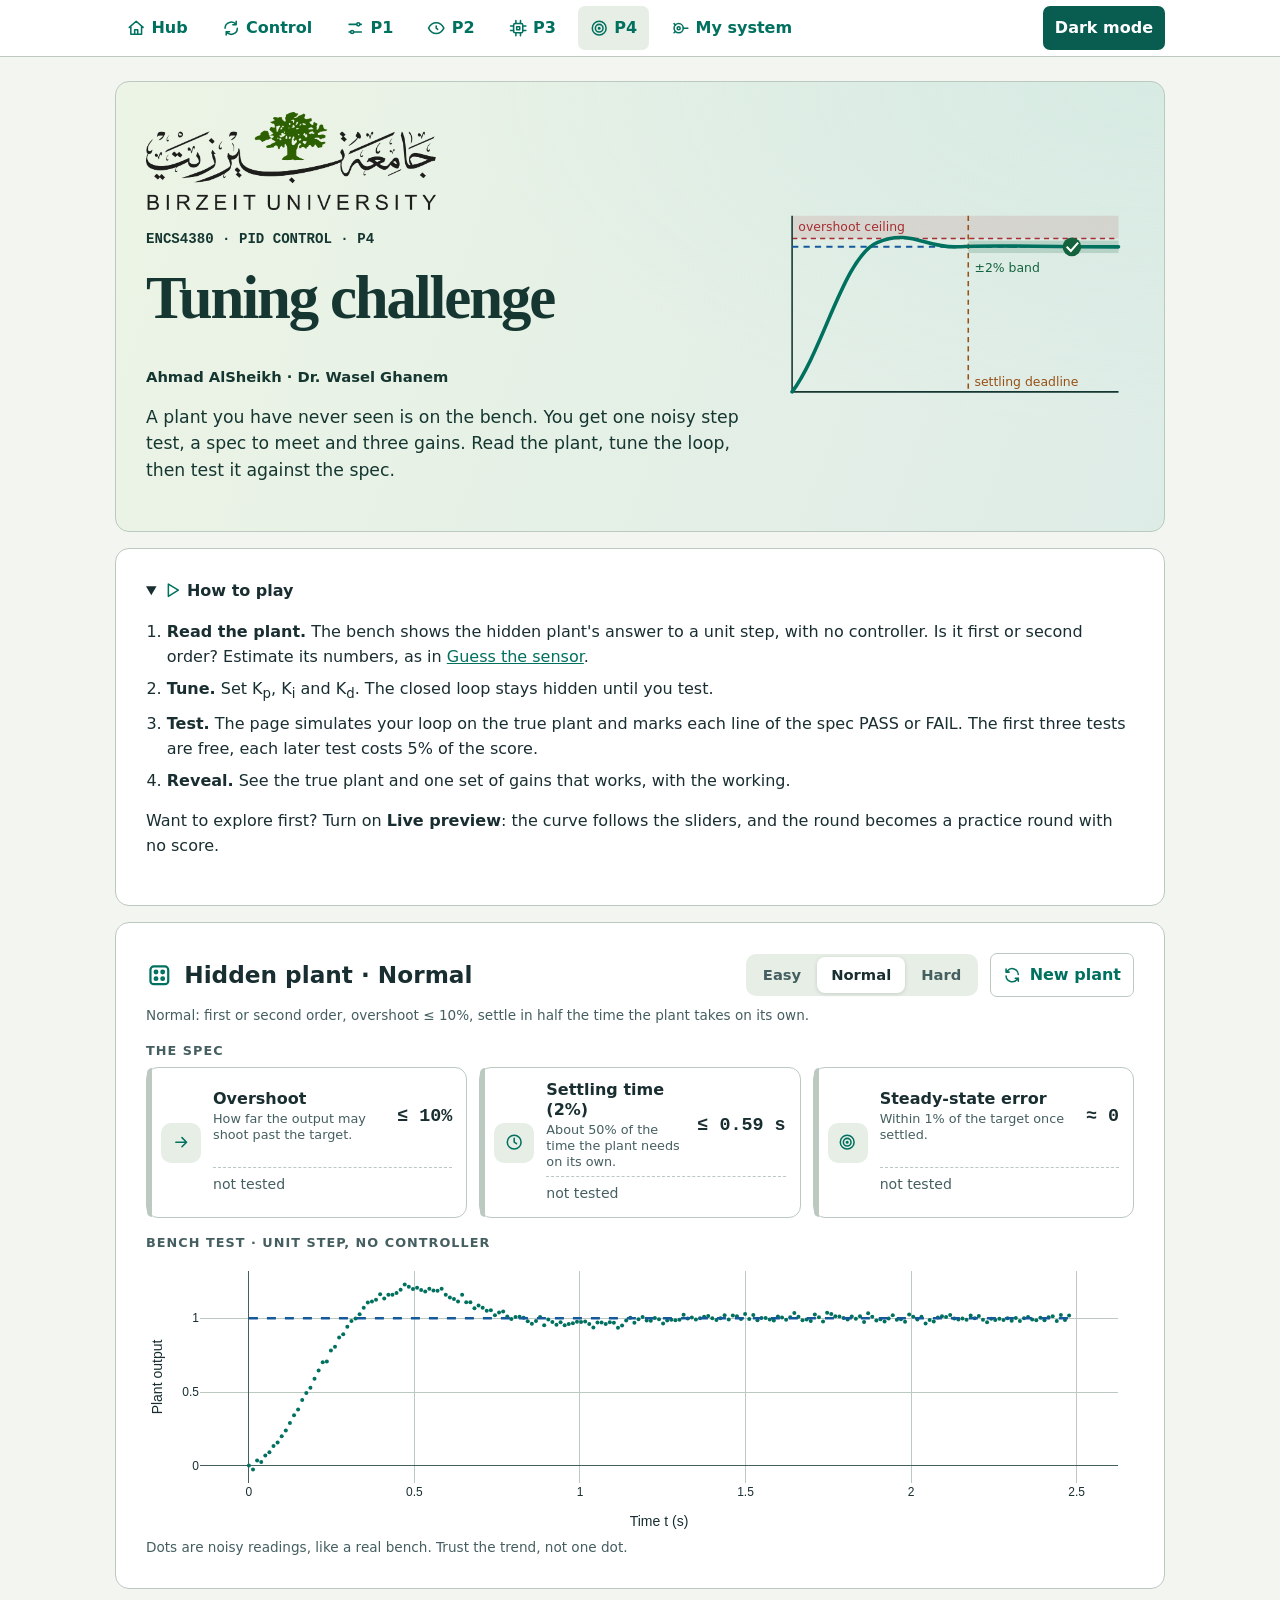
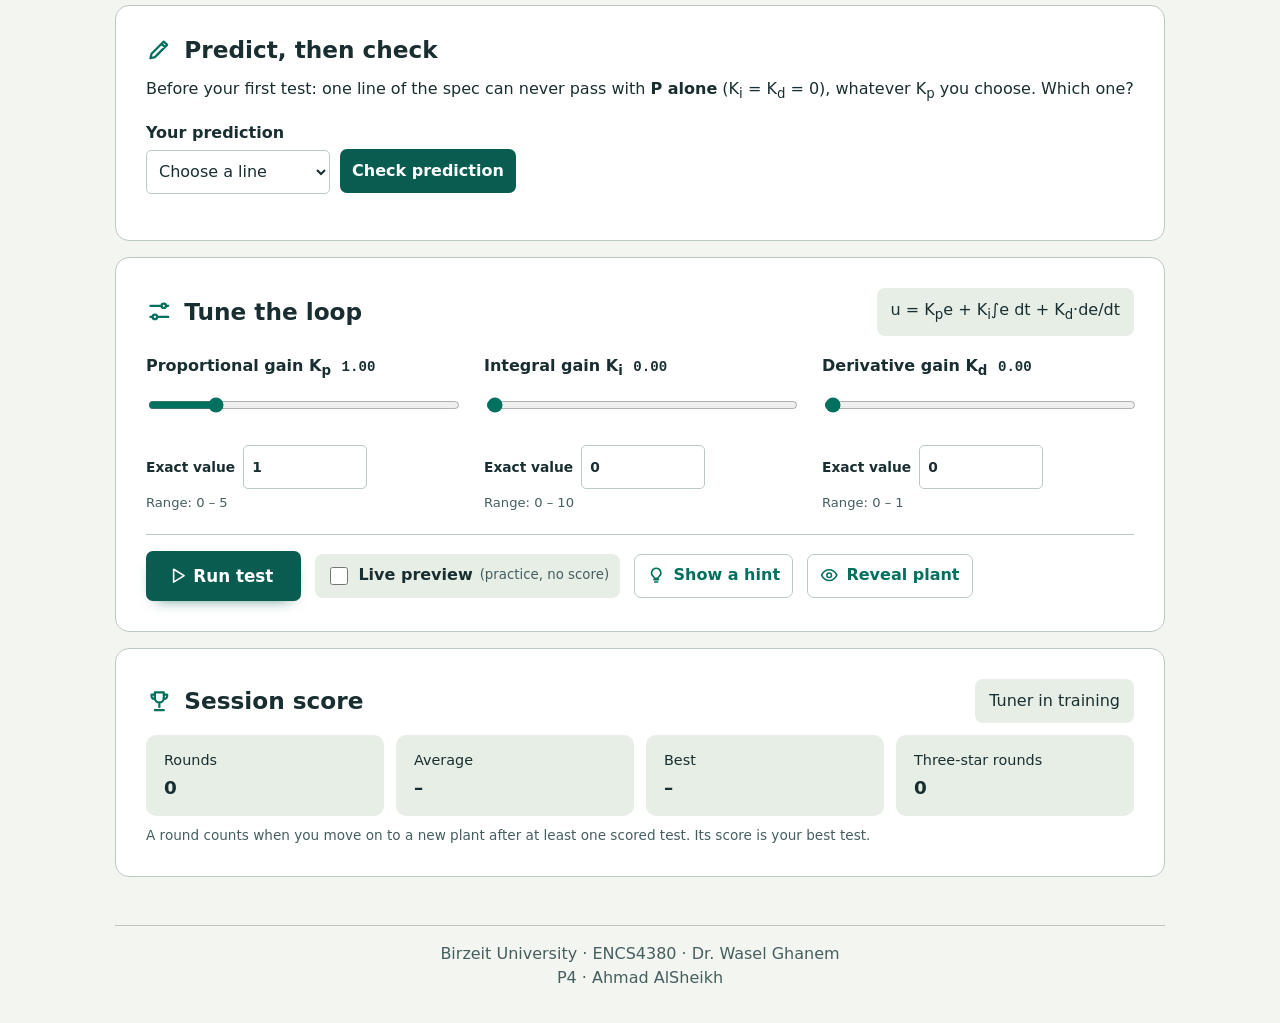
<file: control-p4.html>
<!doctype html>
<html lang="en"><head><meta charset="utf-8"><meta name="viewport" content="width=device-width,initial-scale=1"><title>Tuning challenge · PID Control Toolkit · ENCS4380</title>
<script src="module-assets/theme.js"></script><link rel="stylesheet" href="module-assets/styles.css"><link rel="stylesheet" href="module-assets/control.css"><link rel="stylesheet" href="module-assets/control-p4.css">
<script defer src="https://cdn.plot.ly/plotly-2.35.2.min.js"></script>
<script defer src="module-assets/icons.js"></script>
<script defer src="module-assets/shared.js"></script>
<script defer src="pid-core.js"></script>
<script defer src="frequency.js"></script>
<script defer src="second-order.js"></script>
<script defer src="sensor-game.js"></script>
<script defer src="tuning-challenge.js"></script>
<script defer src="control-p4.js"></script></head>
<body class="control-hub p4"><header class="top"><div class="bar"><nav aria-label="Toolkit navigation"><a href="index.html"><i data-icon="home"></i>Hub</a><a href="control.html"><i data-icon="loop"></i>Control</a><a href="control.html#modules" data-module-page="control-p1.html" aria-label="P1: PID playground"><i data-icon="sliders"></i>P1</a><a href="control.html#modules" data-module-page="control-p2.html" aria-label="P2: A slow sensor in the loop"><i data-icon="eyeLag"></i>P2</a><a href="control.html#modules" data-module-page="control-p3.html" aria-label="P3: Digital PID"><i data-icon="chip"></i>P3</a><a href="control-p4.html" aria-current="page" aria-label="P4: Tuning challenge"><i data-icon="target"></i>P4</a><a href="control.html#modules" data-module-page="control-system.html" aria-label="My system: the micromouse motor"><i data-icon="motor"></i>My system</a></nav><button id="theme">Theme</button></div></header><main>

<section class="hero"><div><img class="university-mark" src="module-assets/birzeit.png" alt="Birzeit University" width="3840" height="1302"><p class="eyebrow">ENCS4380 · PID CONTROL · P4</p><h1>Tuning challenge</h1><p class="credit">Ahmad AlSheikh · Dr. Wasel Ghanem</p><p class="lead">A plant you have never seen is on the bench. You get one noisy step test, a spec to meet and three gains. Read the plant, tune the loop, then test it against the spec.</p></div>
<div class="hero-art always"><svg class="curve" viewBox="0 0 360 215" role="img" aria-label="A step response that stays under the overshoot ceiling and enters the settling band before the deadline">
  <rect x="30" y="20" width="315" height="22" fill="#a72d32" opacity=".12"/><path d="M30 42h315" stroke="#a72d32" stroke-width="1.5" stroke-dasharray="5 4"/>
  <rect x="200" y="44" width="145" height="12" fill="#14623e" opacity=".18"/><path d="M200 20v170" stroke="#985014" stroke-width="1.5" stroke-dasharray="5 4"/>
  <path d="M30 20v170h315" fill="none" stroke="#153631" stroke-width="1.5"/><path d="M30 50h315" stroke="#15599b" stroke-width="2" stroke-dasharray="6 5"/>
  <path class="draw" pathLength="1" d="M30 190C60 150 80 60 112 46S160 52 190 50 260 50 345 50" fill="none" stroke="#00705f" stroke-width="3.5" stroke-linecap="round"/>
  <g class="late"><text x="36" y="35" font-size="12" fill="#a72d32">overshoot ceiling</text><text x="206" y="74" font-size="12" fill="#14623e">±2% band</text><text x="206" y="184" font-size="12" fill="#985014">settling deadline</text><circle cx="300" cy="50" r="9" fill="#14623e"/><path d="M295 50l4 4 7-8" stroke="#fff" stroke-width="2" fill="none"/></g>
</svg></div></section>

<details open><summary><i data-icon="play"></i>How to play</summary><ol class="how">
  <li><b>Read the plant.</b> The bench shows the hidden plant's answer to a unit step, with no controller. Is it first or second order? Estimate its numbers, as in <a href="module4.html">Guess the sensor</a>.</li>
  <li><b>Tune.</b> Set K<sub>p</sub>, K<sub>i</sub> and K<sub>d</sub>. The closed loop stays hidden until you test.</li>
  <li><b>Test.</b> The page simulates your loop on the true plant and marks each line of the spec PASS or FAIL. The first three tests are free, each later test costs 5% of the score.</li>
  <li><b>Reveal.</b> See the true plant and one set of gains that works, with the working.</li>
</ol><p>Want to explore first? Turn on <b>Live preview</b>: the curve follows the sliders, and the round becomes a practice round with no score.</p></details>

<section class="card mission" id="mission"><div class="case"><h2><i data-icon="dice"></i><span id="roundTitle">Hidden plant</span></h2>
  <div class="level" role="radiogroup" aria-label="Level"><button type="button" role="radio" data-level="easy">Easy</button><button type="button" role="radio" data-level="normal">Normal</button><button type="button" role="radio" data-level="hard">Hard</button></div>
  <button type="button" class="quiet" id="newRound"><i data-icon="refresh"></i>New plant</button></div>
  <p id="levelNote" class="small-note"></p>
  <h3 class="sub">The spec</h3>
  <div class="tickets" id="tickets"></div>
  <p id="actuatorNote" class="actuator" hidden></p>
  <h3 class="sub">Bench test · unit step, no controller</h3>
  <div class="plot small" id="bench" aria-label="Noisy open-loop step response of the hidden plant"></div>
  <p class="small-note">Dots are noisy readings, like a real bench. Trust the trend, not one dot.</p>
</section>

<section class="card predict-card"><h2><i data-icon="pencil"></i>Predict, then check</h2>
  <p>Before your first test: one line of the spec can never pass with <b>P alone</b> (K<sub>i</sub> = K<sub>d</sub> = 0), whatever K<sub>p</sub> you choose. Which one?</p>
  <form id="predictForm" class="predict-action-row"><div class="input-wrap"><label for="predictPick">Your prediction</label>
    <select id="predictPick" required><option value="">Choose a line</option><option value="overshoot">Overshoot</option><option value="settle">Settling time</option><option value="error">Steady-state error</option></select></div>
    <button>Check prediction</button></form>
  <p id="predictResult" aria-live="polite"></p>
</section>

<section class="card tune" id="tune"><div class="card-header-flex"><h2><i data-icon="sliders"></i>Tune the loop</h2><span class="equation-pill">u = K<sub>p</sub>e + K<sub>i</sub>∫e dt + K<sub>d</sub>·de/dt</span></div>
  <div class="controls">
    <div class="control-group"><label for="kp">Proportional gain K<sub>p</sub> <output class="value" id="kpValue" for="kp"></output></label><input id="kp" type="range" min="0" max="5" step="0.01" value="1"></div>
    <div class="control-group"><label for="ki">Integral gain K<sub>i</sub> <output class="value" id="kiValue" for="ki"></output></label><input id="ki" type="range" min="0" max="5" step="0.01" value="0"></div>
    <div class="control-group"><label for="kd">Derivative gain K<sub>d</sub> <output class="value" id="kdValue" for="kd"></output></label><input id="kd" type="range" min="0" max="1" step="0.01" value="0"></div>
  </div>
  <div class="tune-actions">
    <button type="button" id="runTest" class="big"><i data-icon="play"></i>Run test <span id="testCount" class="count"></span></button>
    <label class="switch" id="awWrap" hidden><input type="checkbox" id="antiWindup" checked> Anti-windup</label>
    <label class="switch"><input type="checkbox" id="live"> Live preview <small>(practice, no score)</small></label>
    <button type="button" class="quiet" id="hintButton"><i data-icon="bulb"></i>Show a hint</button>
    <button type="button" class="quiet" id="revealButton"><i data-icon="eye"></i>Reveal plant</button>
  </div>
  <ol id="hints" class="hints" aria-live="polite"></ol>
</section>

<section class="card result" id="result" hidden aria-live="polite"><div class="card-header-flex"><h2><i data-icon="chart"></i><span id="resultTitle">Test result</span></h2><span class="equation-pill" id="resultPill"></span></div>
  <div class="result-grid">
    <div>
      <div class="plot" id="closedLoop" aria-label="Closed-loop step response with the spec drawn on it"></div>
      <div class="key"><span class="k-y">Your loop</span><span class="k-old">Earlier tests</span><span class="k-r">Target</span><span class="k-bad">Overshoot ceiling</span><span class="k-good">±2% band after the deadline</span></div>
      <details class="effort"><summary>Control signal u</summary><div class="plot small" id="effort" aria-label="Control signal of the last test"></div></details>
    </div>
    <aside class="score-panel" aria-label="Score">
      <svg class="ring" viewBox="0 0 120 120" aria-hidden="true"><circle cx="60" cy="60" r="50" class="ring-bg"/><circle cx="60" cy="60" r="50" class="ring-fg" id="ringFg" pathLength="100" stroke-dasharray="0 100"/></svg>
      <div class="ring-text"><b id="scoreValue">–</b><span>score</span></div>
      <p class="stars" id="stars" aria-label="Stars"></p>
      <ul class="breakdown" id="breakdown"></ul>
    </aside>
  </div>
  <p id="resultVerdict" class="readout" hidden></p>
</section>

<section class="card" id="reveal" hidden aria-live="polite"><h2><i data-icon="check"></i>The hidden plant</h2>
  <div class="reveal-grid"><div class="metrics" id="truth"></div></div>
  <h3>One way to solve it</h3>
  <ol id="solution"></ol>
  <div class="actions"><button type="button" class="quiet" id="tryReference"><i data-icon="play"></i>Load these gains</button><button type="button" id="nextRound"><i data-icon="refresh"></i>Next plant</button></div>
</section>


<section class="card scoreboard" aria-label="Session score"><div class="card-header-flex"><h2><i data-icon="trophy"></i>Session score</h2><span class="equation-pill" id="rank">Tuner in training</span></div>
  <div class="metrics" id="session"></div>
  <p class="small-note">A round counts when you move on to a new plant after at least one scored test. Its score is your best test.</p>
</section>

</main><footer>Birzeit University · ENCS4380 · Dr. Wasel Ghanem<br>P4 · Ahmad AlSheikh</footer></body></html>
</file>
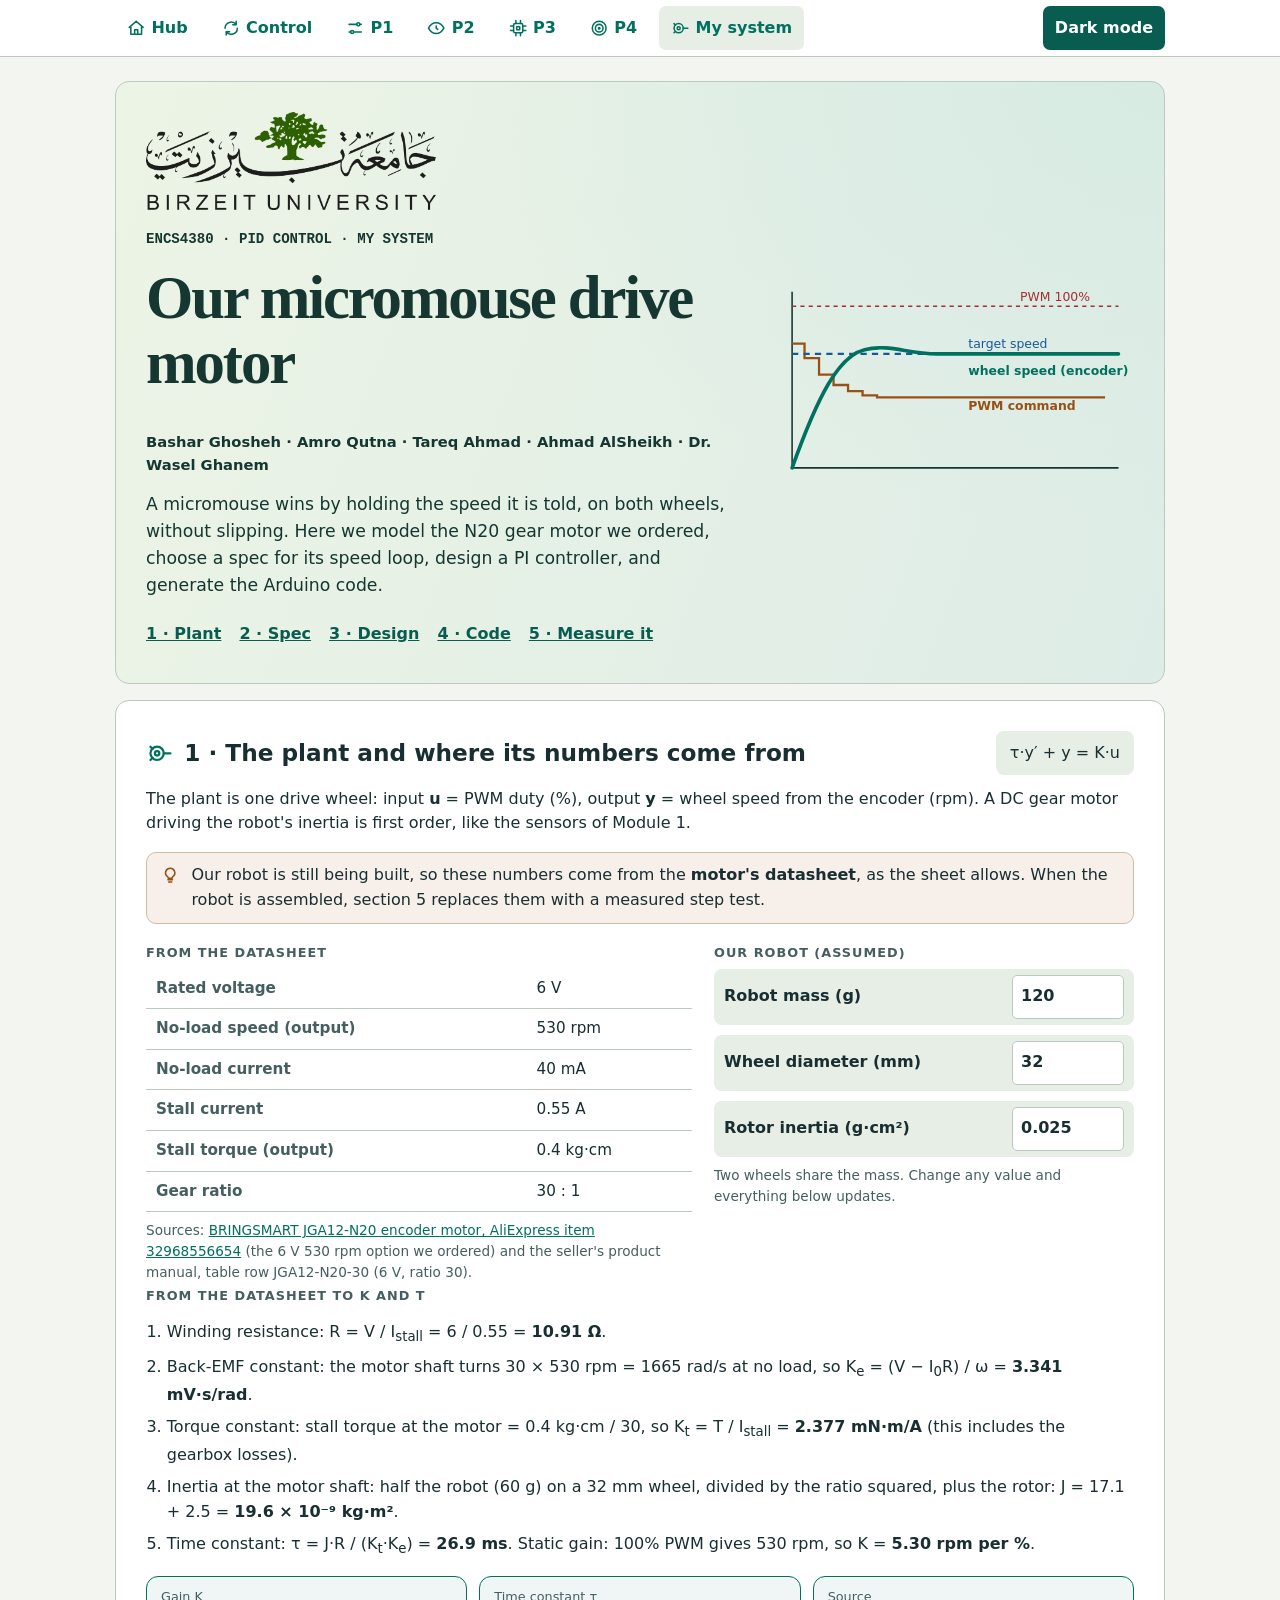
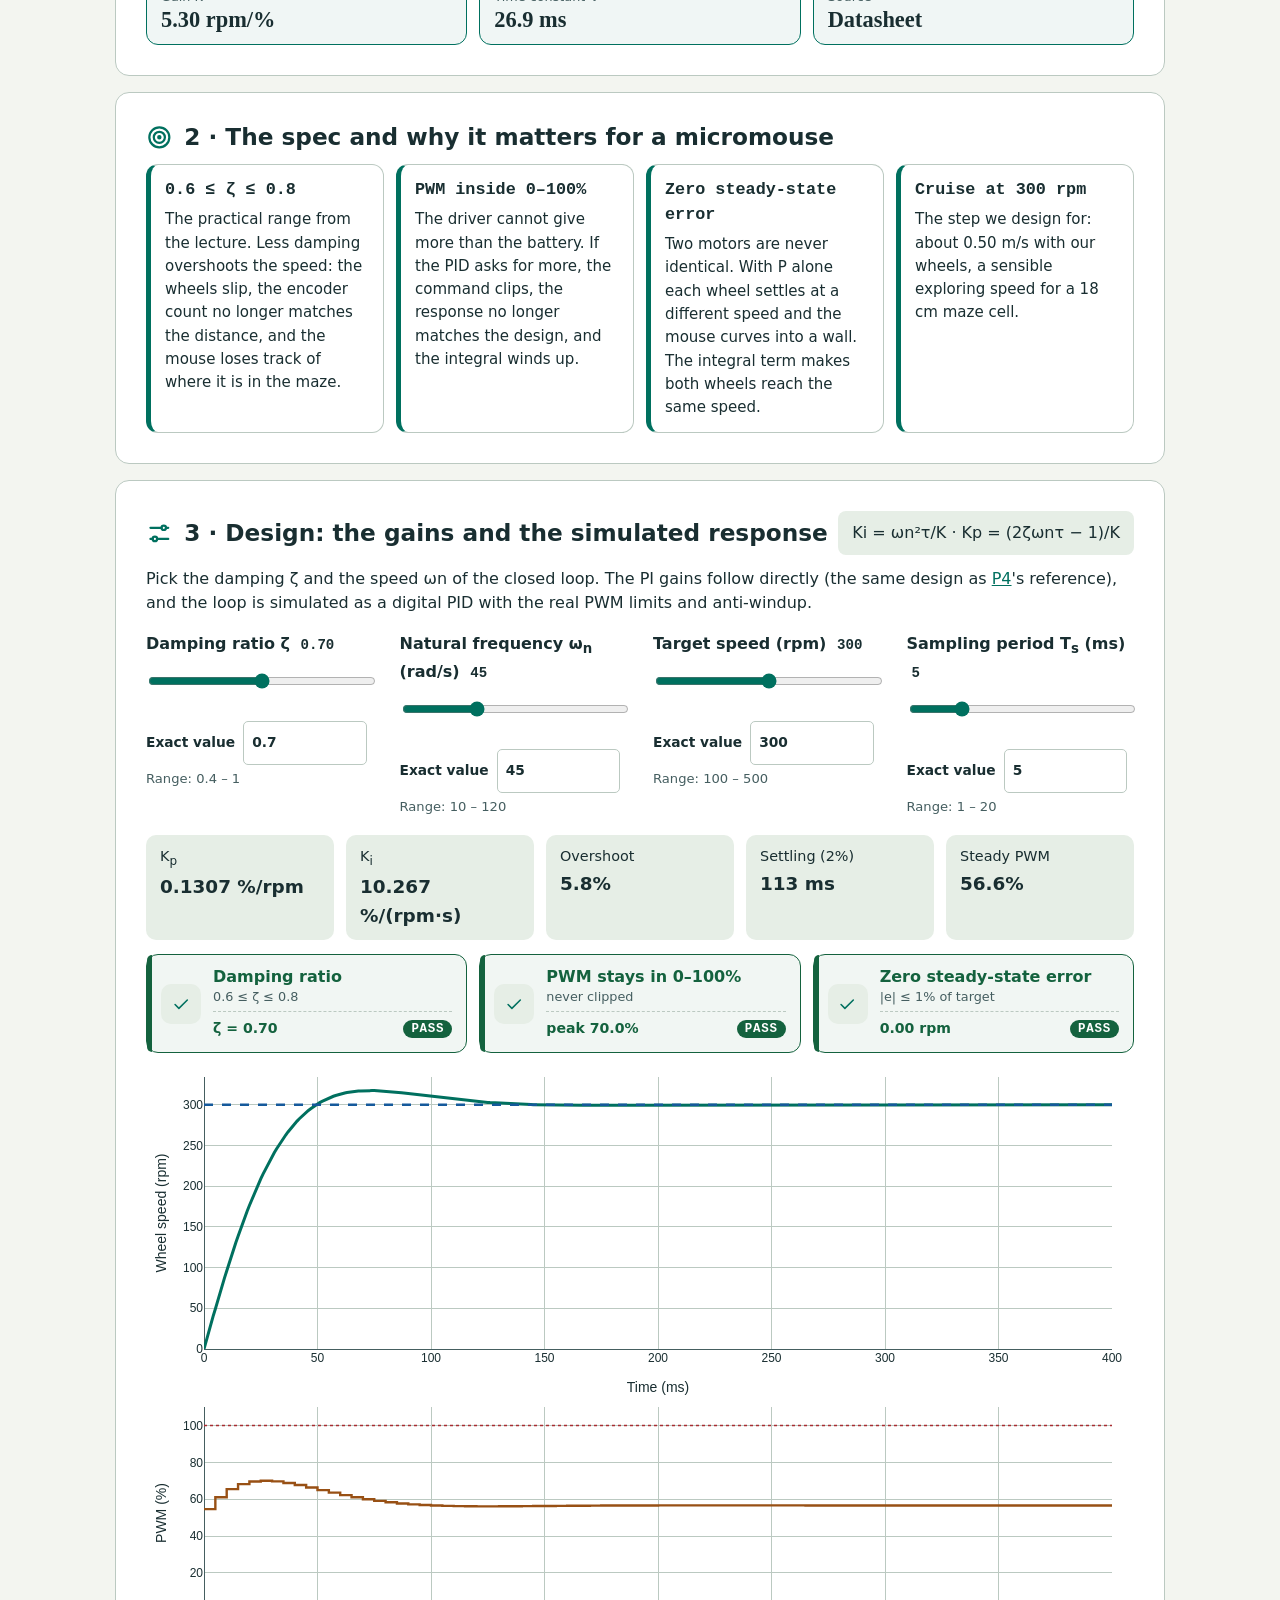
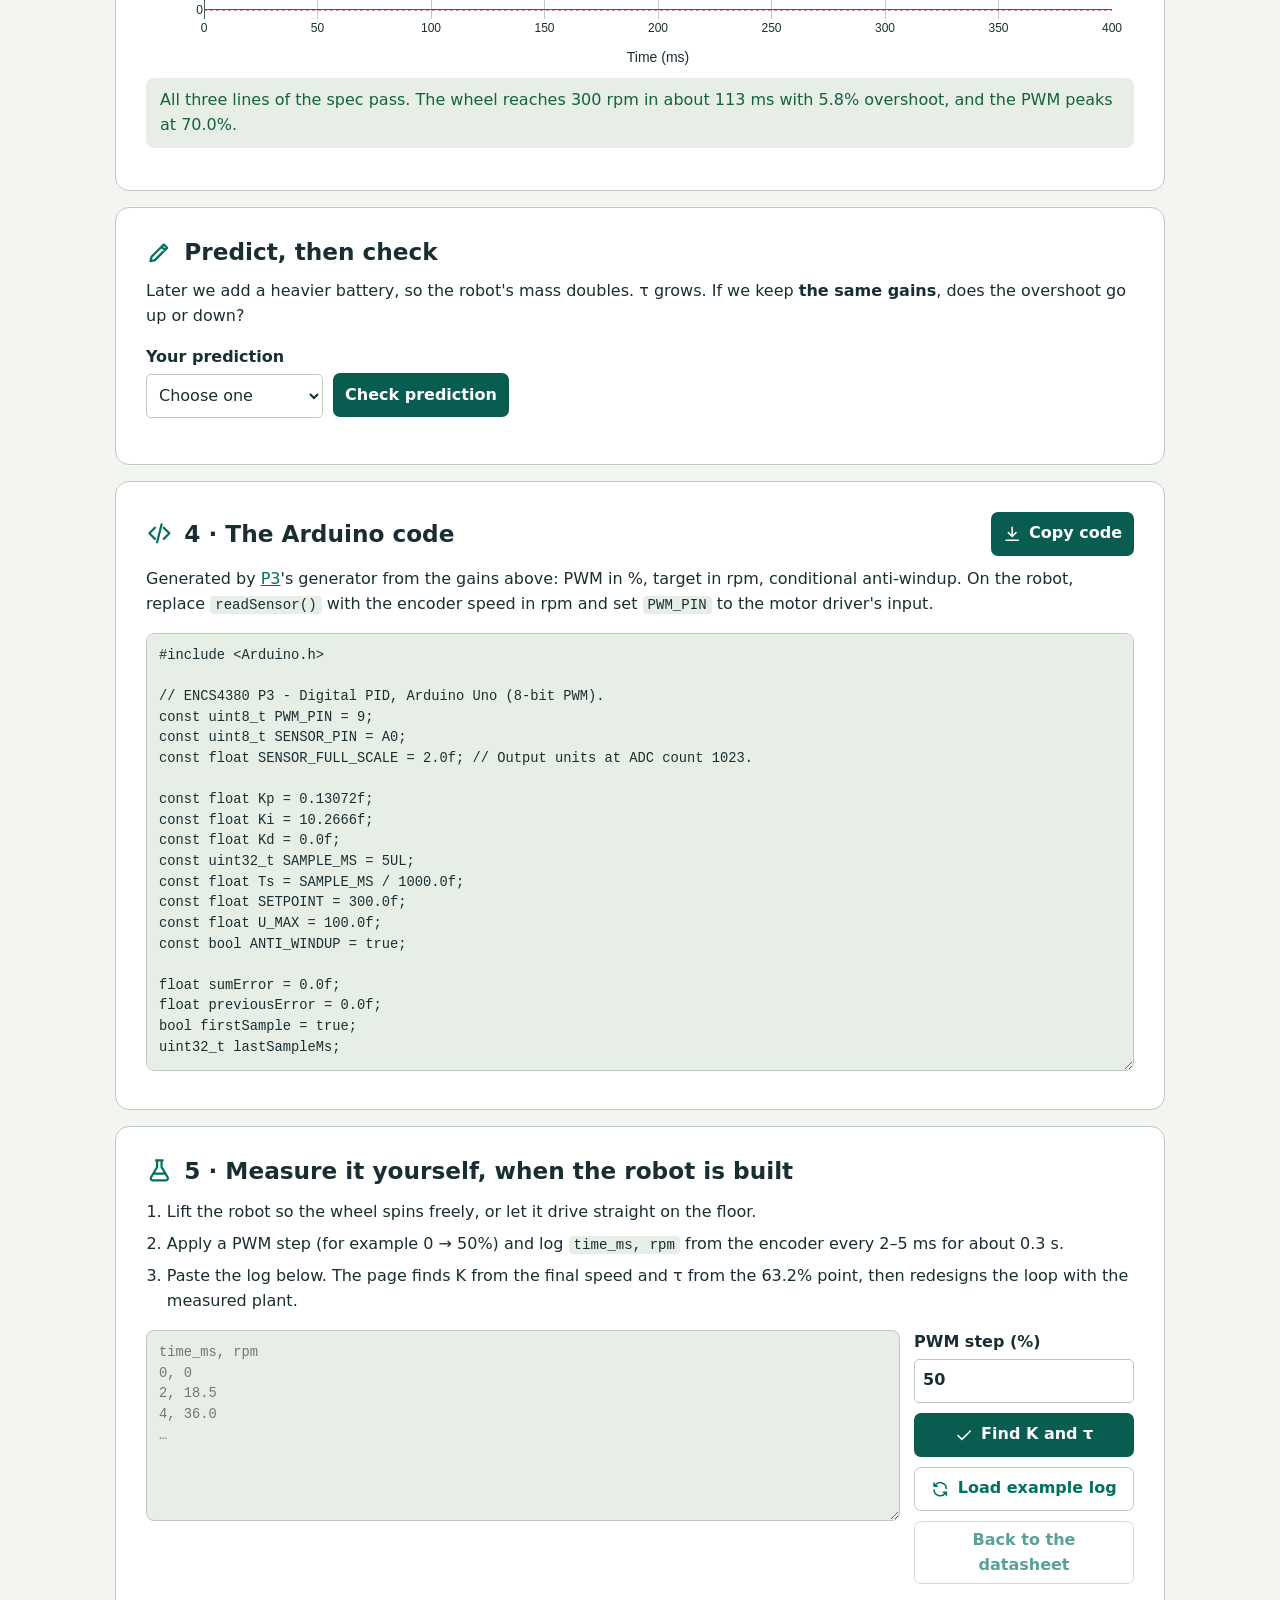
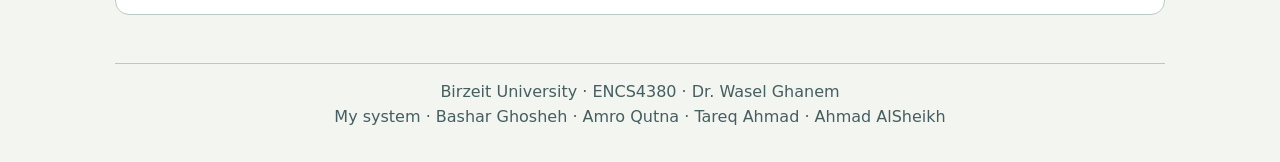
<file: control-system.html>
<!doctype html>
<html lang="en"><head><meta charset="utf-8"><meta name="viewport" content="width=device-width,initial-scale=1"><title>My system · Micromouse drive motor · ENCS4380</title>
<script src="module-assets/theme.js"></script><link rel="stylesheet" href="module-assets/styles.css"><link rel="stylesheet" href="module-assets/control.css"><link rel="stylesheet" href="module-assets/control-p4.css"><link rel="stylesheet" href="module-assets/control-system.css">
<script defer src="https://cdn.plot.ly/plotly-2.35.2.min.js"></script>
<script defer src="module-assets/icons.js"></script>
<script defer src="module-assets/shared.js"></script>
<script defer src="pid-core.js"></script>
<script defer src="arduino-pid.js"></script>
<script defer src="motor-model.js"></script>
<script defer src="control-system.js"></script></head>
<body class="control-hub p4 mysys"><header class="top"><div class="bar"><nav aria-label="Toolkit navigation"><a href="index.html"><i data-icon="home"></i>Hub</a><a href="control.html"><i data-icon="loop"></i>Control</a><a href="control.html#modules" data-module-page="control-p1.html" aria-label="P1: PID playground"><i data-icon="sliders"></i>P1</a><a href="control.html#modules" data-module-page="control-p2.html" aria-label="P2: A slow sensor in the loop"><i data-icon="eyeLag"></i>P2</a><a href="control.html#modules" data-module-page="control-p3.html" aria-label="P3: Digital PID"><i data-icon="chip"></i>P3</a><a href="control.html#modules" data-module-page="control-p4.html" aria-label="P4: Tuning challenge"><i data-icon="target"></i>P4</a><a href="control-system.html" aria-current="page" aria-label="My system: the micromouse motor"><i data-icon="motor"></i>My system</a></nav><button id="theme">Theme</button></div></header><main>

<section class="hero"><div><img class="university-mark" src="module-assets/birzeit.png" alt="Birzeit University" width="3840" height="1302"><p class="eyebrow">ENCS4380 · PID CONTROL · MY SYSTEM</p><h1>Our micromouse drive motor</h1><p class="credit">Bashar Ghosheh · Amro Qutna · Tareq Ahmad · Ahmad AlSheikh · Dr. Wasel Ghanem</p><p class="lead">A micromouse wins by holding the speed it is told, on both wheels, without slipping. Here we model the N20 gear motor we ordered, choose a spec for its speed loop, design a PI controller, and generate the Arduino code.</p>
  <nav class="page-links" aria-label="On this page"><a href="#plant">1 · Plant</a><a href="#spec">2 · Spec</a><a href="#design">3 · Design</a><a href="#code">4 · Code</a><a href="#measure">5 · Measure it</a></nav></div>
  <div class="hero-art always"><svg class="curve" viewBox="0 0 360 215" role="img" aria-label="Encoder speed of the wheel rising to the target speed with a small overshoot, under a PWM command that stays below 100 percent">
    <path d="M30 20v170h315" fill="none" stroke="#153631" stroke-width="1.5"/>
    <path d="M30 34h315" stroke="#a72d32" stroke-width="1.5" stroke-dasharray="4 4"/><text x="250" y="29" font-size="12" fill="#a72d32">PWM 100%</text>
    <path class="draw" pathLength="1" d="M30 70h12v14h14v16h14v10h14v6h14v4h14v2h220" fill="none" stroke="#985014" stroke-width="2.2"/>
    <path d="M30 80h315" stroke="#15599b" stroke-width="2" stroke-dasharray="6 5"/>
    <path class="draw d2" pathLength="1" d="M30 190C55 120 75 82 100 76S140 80 170 80 260 80 345 80" fill="none" stroke="#00705f" stroke-width="3.5" stroke-linecap="round"/>
    <g class="late" font-size="12"><text x="200" y="74" fill="#15599b">target speed</text><text x="200" y="100" fill="#00705f" font-weight="600">wheel speed (encoder)</text><text x="200" y="134" fill="#985014" font-weight="600">PWM command</text></g>
  </svg></div></section>

<section class="card" id="plant"><div class="card-header-flex"><h2><i data-icon="motor"></i>1 · The plant and where its numbers come from</h2><span class="equation-pill">τ·y′ + y = K·u</span></div>
  <p>The plant is one drive wheel: input <b>u</b> = PWM duty (%), output <b>y</b> = wheel speed from the encoder (rpm). A DC gear motor driving the robot's inertia is first order, like the sensors of Module 1.</p>
  <div class="note"><i data-icon="bulb"></i><p>Our robot is still being built, so these numbers come from the <b>motor's datasheet</b>, as the sheet allows. When the robot is assembled, section 5 replaces them with a measured step test.</p></div>
  <div class="source-grid">
    <div><h3>From the datasheet</h3>
      <div class="table-scroll"><table><tbody id="dsRows"></tbody></table></div>
      <p class="small-note">Sources: <a href="https://www.aliexpress.com/item/32968556654.html" target="_blank" rel="noopener">BRINGSMART JGA12-N20 encoder motor, AliExpress item 32968556654</a> (the 6 V 530 rpm option we ordered) and the seller's product manual, table row JGA12-N20-30 (6 V, ratio 30).</p></div>
    <div><h3>Our robot (assumed)</h3>
      <div class="assume" id="assumptions">
        <label for="massGrams">Robot mass (g)<input id="massGrams" type="number" min="40" max="400" step="5" value="120"></label>
        <label for="wheelMm">Wheel diameter (mm)<input id="wheelMm" type="number" min="15" max="60" step="1" value="32"></label>
        <label for="rotorGcm2">Rotor inertia (g·cm²)<input id="rotorGcm2" type="number" min="0" max="1" step="0.005" value="0.025"></label>
      </div>
      <p class="small-note">Two wheels share the mass. Change any value and everything below updates.</p></div>
  </div>
  <h3>From the datasheet to K and τ</h3>
  <ol class="derive" id="derive"></ol>
  <div class="result-chips"><div><span>Gain K</span><b id="chipK"></b></div><div><span>Time constant τ</span><b id="chipTau"></b></div><div><span>Source</span><b id="chipSource">Datasheet</b></div></div>
</section>

<section class="card" id="spec"><h2><i data-icon="target"></i>2 · The spec and why it matters for a micromouse</h2>
  <div class="why-grid">
    <div class="why"><b>0.6 ≤ ζ ≤ 0.8</b><p>The practical range from the lecture. Less damping overshoots the speed: the wheels slip, the encoder count no longer matches the distance, and the mouse loses track of where it is in the maze.</p></div>
    <div class="why"><b>PWM inside 0–100%</b><p>The driver cannot give more than the battery. If the PID asks for more, the command clips, the response no longer matches the design, and the integral winds up.</p></div>
    <div class="why"><b>Zero steady-state error</b><p>Two motors are never identical. With P alone each wheel settles at a different speed and the mouse curves into a wall. The integral term makes both wheels reach the same speed.</p></div>
    <div class="why"><b>Cruise at <span id="cruiseText">300 rpm</span></b><p>The step we design for: about <span id="cruiseMs">0.5 m/s</span> with our wheels, a sensible exploring speed for a 18 cm maze cell.</p></div>
  </div>
</section>

<section class="card" id="design"><div class="card-header-flex"><h2><i data-icon="sliders"></i>3 · Design: the gains and the simulated response</h2><span class="equation-pill">Ki = ωn²τ/K · Kp = (2ζωnτ − 1)/K</span></div>
  <p>Pick the damping ζ and the speed ωn of the closed loop. The PI gains follow directly (the same design as <a href="control-p4.html">P4</a>'s reference), and the loop is simulated as a digital PID with the real PWM limits and anti-windup.</p>
  <div class="controls">
    <div class="control-group"><label for="zeta">Damping ratio ζ <output class="value" id="zetaValue"></output></label><input id="zeta" type="range" min="0.4" max="1" step="0.01" value="0.7"></div>
    <div class="control-group"><label for="wn">Natural frequency ω<sub>n</sub> (rad/s) <output class="value" id="wnValue"></output></label><input id="wn" type="range" min="10" max="120" step="1" value="45"></div>
    <div class="control-group"><label for="rpm">Target speed (rpm) <output class="value" id="rpmValue"></output></label><input id="rpm" type="range" min="100" max="500" step="10" value="300"></div>
    <div class="control-group"><label for="TsMs">Sampling period T<sub>s</sub> (ms) <output class="value" id="TsValue"></output></label><input id="TsMs" type="range" min="1" max="20" step="1" value="5"></div>
  </div>
  <div class="gains" id="gains"></div>
  <div class="tickets" id="specTickets"></div>
  <div class="plot" id="speedPlot" aria-label="Simulated wheel speed against the target speed"></div>
  <div class="plot small" id="pwmPlot" aria-label="PWM command with the 0 and 100 percent limits"></div>
  <p id="designVerdict" class="readout"></p>
</section>

<section class="card predict-card"><h2><i data-icon="pencil"></i>Predict, then check</h2>
  <p>Later we add a heavier battery, so the robot's mass doubles. τ grows. If we keep <b>the same gains</b>, does the overshoot go up or down?</p>
  <form id="predictForm" class="predict-action-row"><div class="input-wrap"><label for="predictPick">Your prediction</label>
    <select id="predictPick" required><option value="">Choose one</option><option value="up">It goes up</option><option value="same">It stays the same</option><option value="down">It goes down</option></select></div><button>Check prediction</button></form>
  <p id="predictResult" aria-live="polite"></p>
</section>

<section class="card" id="code"><div class="card-header-flex"><h2><i data-icon="code"></i>4 · The Arduino code</h2><button type="button" id="copyCode"><i data-icon="download"></i>Copy code</button></div>
  <p>Generated by <a href="control-p3.html">P3</a>'s generator from the gains above: PWM in %, target in rpm, conditional anti-windup. On the robot, replace <code>readSensor()</code> with the encoder speed in rpm and set <code>PWM_PIN</code> to the motor driver's input.</p>
  <textarea id="arduinoCode" readonly spellcheck="false" rows="20" wrap="off" aria-label="Generated Arduino sketch"></textarea>
  <p id="copyStatus" class="small-note" role="status"></p>
</section>

<section class="card" id="measure"><h2><i data-icon="flask"></i>5 · Measure it yourself, when the robot is built</h2>
  <ol class="how">
    <li>Lift the robot so the wheel spins freely, or let it drive straight on the floor.</li>
    <li>Apply a PWM step (for example 0 → 50%) and log <code>time_ms, rpm</code> from the encoder every 2–5 ms for about 0.3 s.</li>
    <li>Paste the log below. The page finds K from the final speed and τ from the 63.2% point, then redesigns the loop with the measured plant.</li>
  </ol>
  <div class="measure-row">
    <textarea id="logText" rows="8" placeholder="time_ms, rpm&#10;0, 0&#10;2, 18.5&#10;4, 36.0&#10;…"></textarea>
    <div class="measure-side">
      <label for="pwmStep">PWM step (%)<input id="pwmStep" type="number" min="1" max="100" step="1" value="50"></label>
      <button type="button" id="fitLog"><i data-icon="check"></i>Find K and τ</button>
      <button type="button" class="quiet" id="exampleLog"><i data-icon="refresh"></i>Load example log</button>
      <button type="button" class="quiet" id="useDatasheet" disabled>Back to the datasheet</button>
    </div>
  </div>
  <p id="fitResult" class="readout" hidden></p>
  <div class="plot small" id="fitPlot" hidden aria-label="Logged speed against the fitted first-order model"></div>
</section>

</main><footer>Birzeit University · ENCS4380 · Dr. Wasel Ghanem<br>My system · Bashar Ghosheh · Amro Qutna · Tareq Ahmad · Ahmad AlSheikh</footer></body></html>
</file>
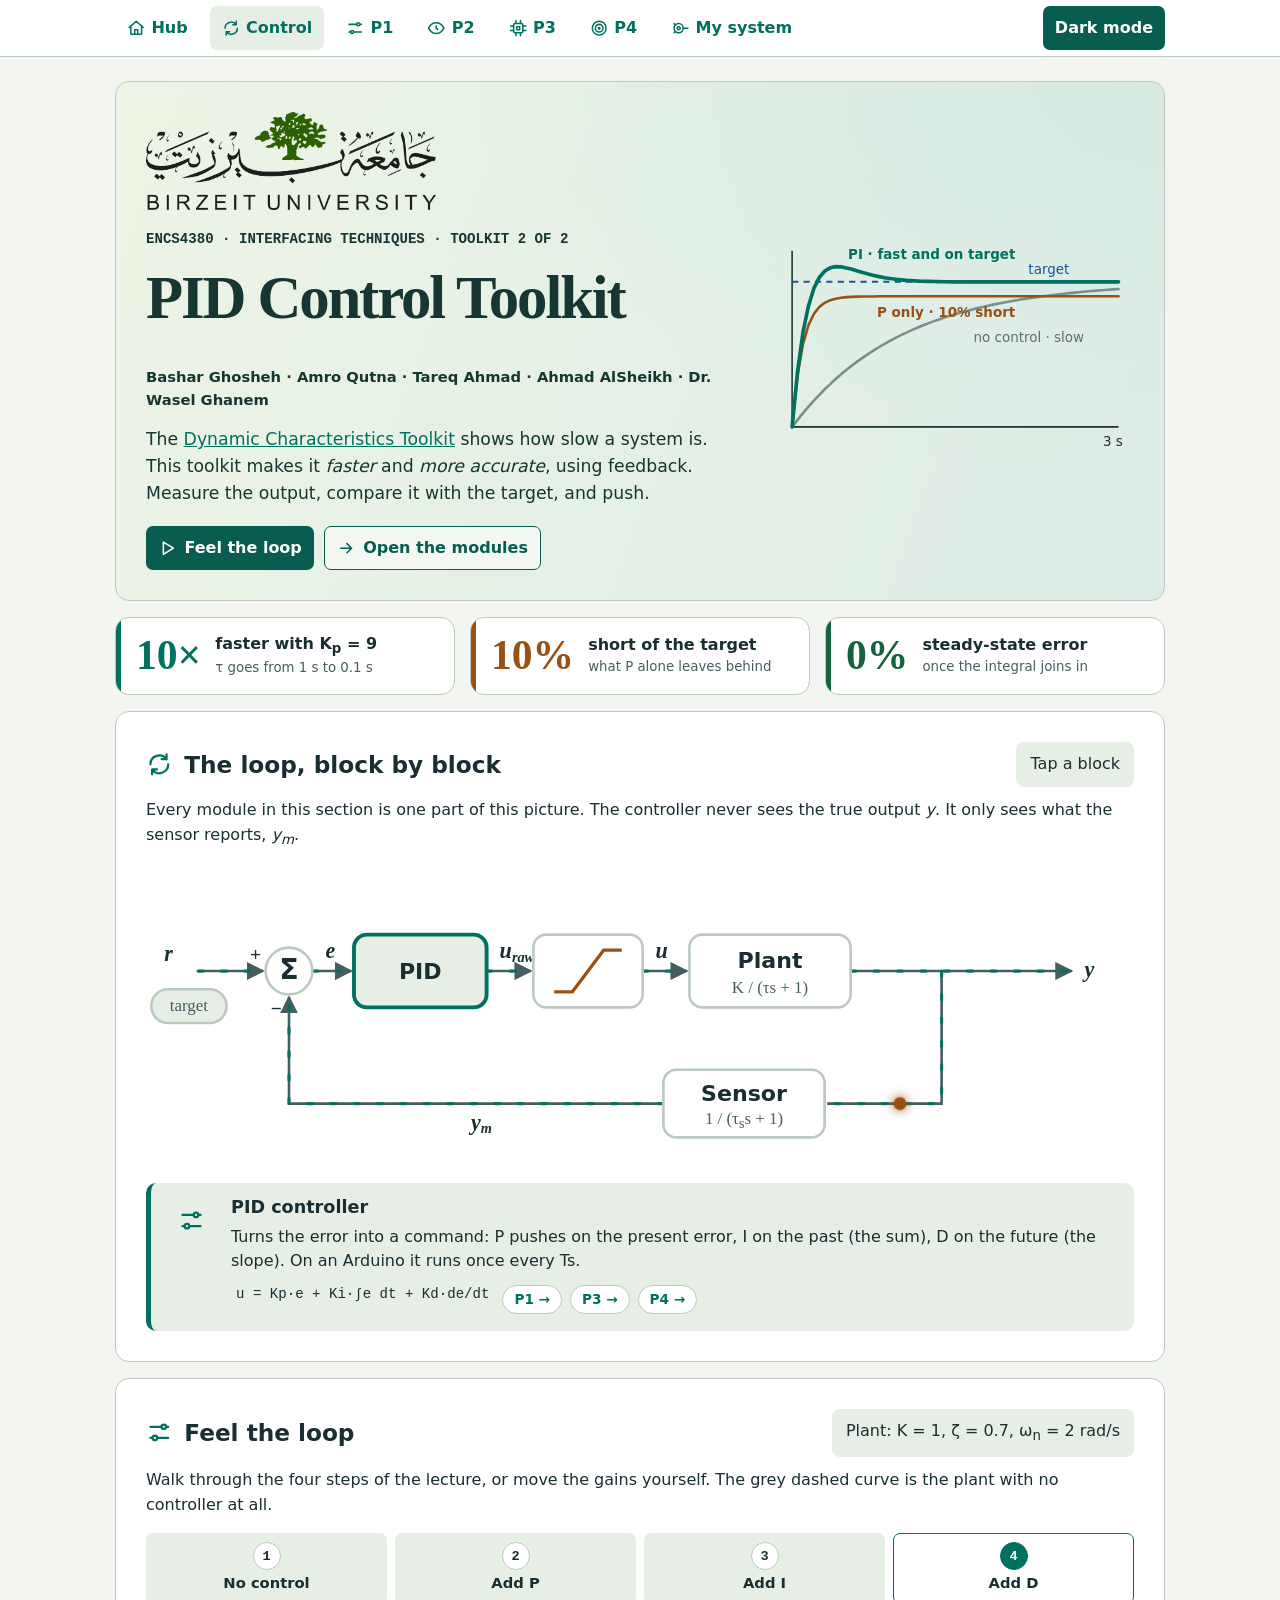
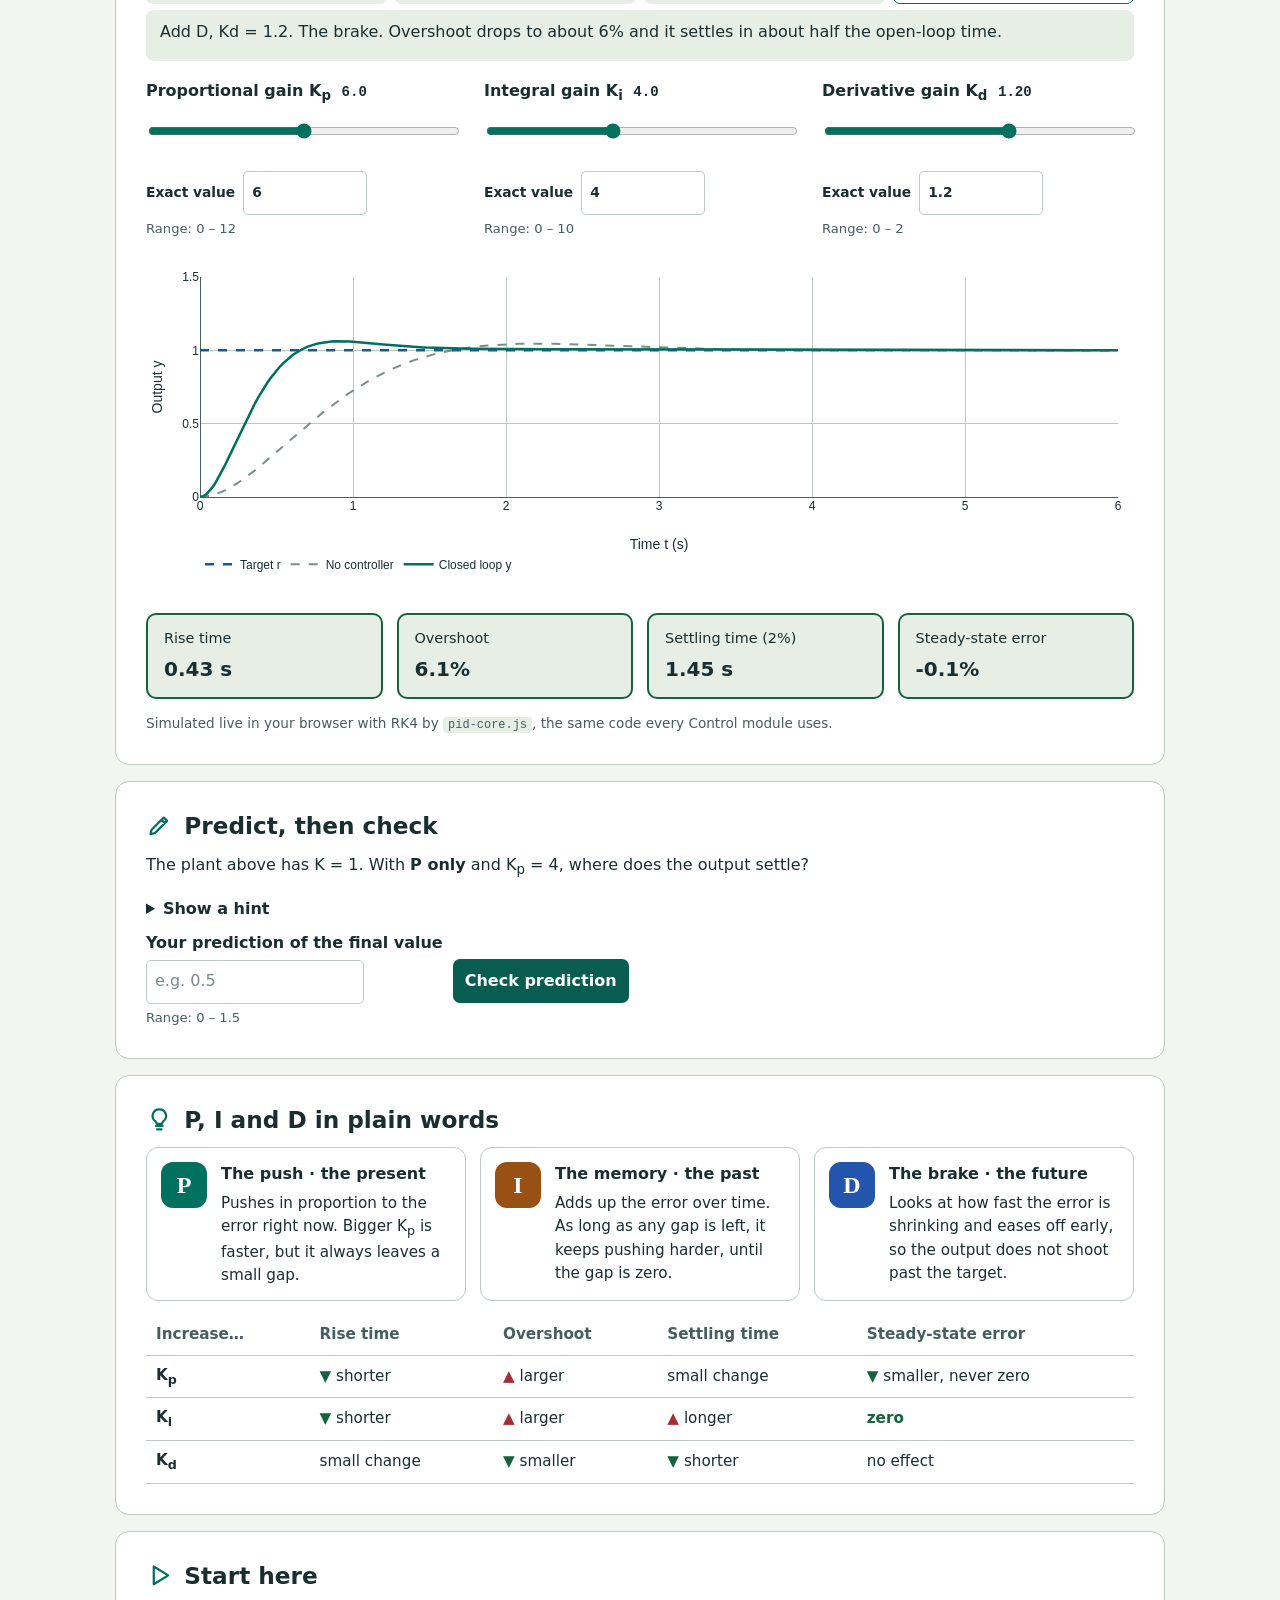
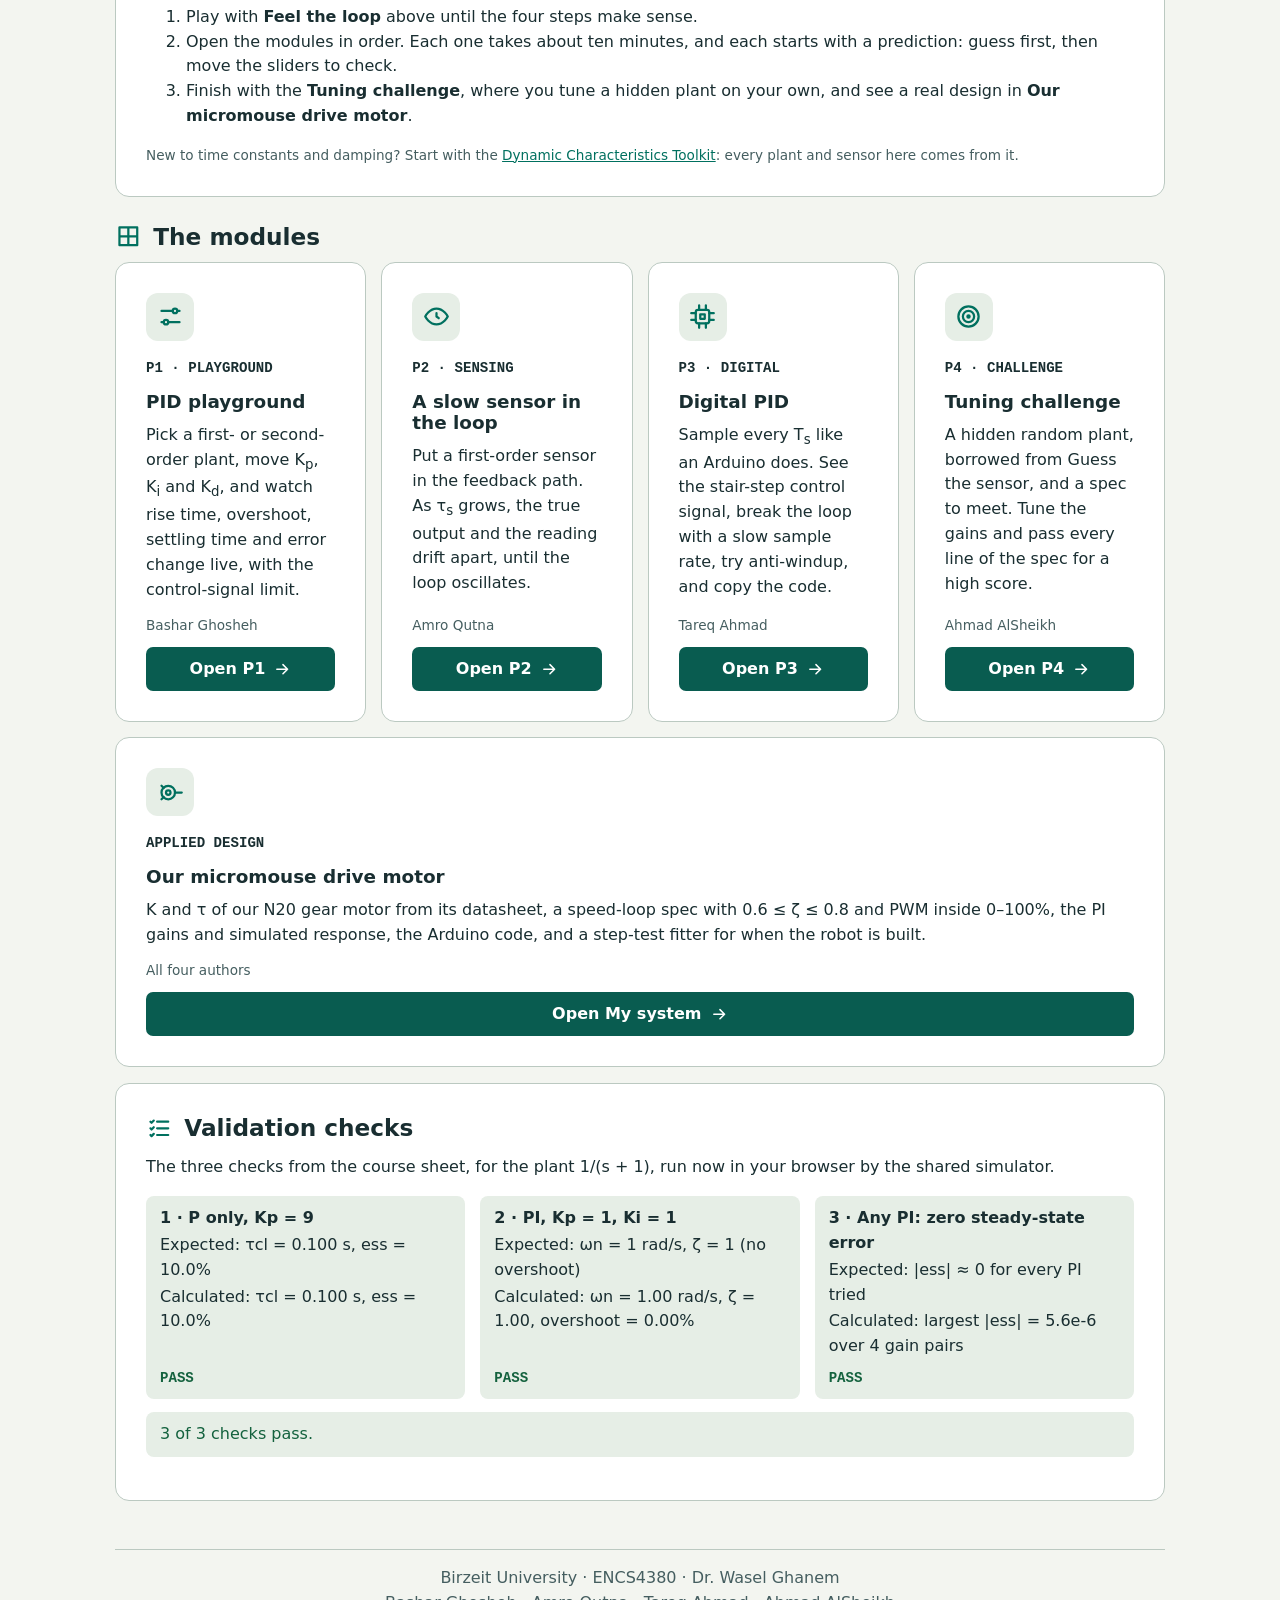
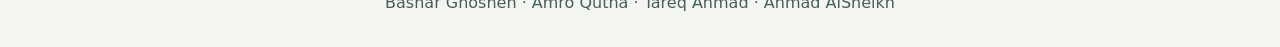
<file: control.html>
<!doctype html>
<html lang="en"><head><meta charset="utf-8"><meta name="viewport" content="width=device-width,initial-scale=1"><title>PID Control Toolkit · ENCS4380</title>
<script src="module-assets/theme.js"></script><link rel="stylesheet" href="module-assets/styles.css"><link rel="stylesheet" href="module-assets/control.css">
<script defer src="https://cdn.plot.ly/plotly-2.35.2.min.js"></script>
<script defer src="module-assets/icons.js"></script>
<script defer src="module-assets/shared.js"></script>
<script defer src="pid-core.js"></script>
<script defer src="control.js"></script></head>
<body class="control-hub"><header class="top"><div class="bar"><nav aria-label="Toolkit navigation"><a href="index.html"><i data-icon="home"></i>Hub</a><a href="control.html" aria-current="page"><i data-icon="loop"></i>Control</a><a href="control.html#modules" data-module-page="control-p1.html" aria-label="P1: PID playground"><i data-icon="sliders"></i>P1</a><a href="control.html#modules" data-module-page="control-p2.html" aria-label="P2: A slow sensor in the loop"><i data-icon="eyeLag"></i>P2</a><a href="control.html#modules" data-module-page="control-p3.html" aria-label="P3: Digital PID"><i data-icon="chip"></i>P3</a><a href="control.html#modules" data-module-page="control-p4.html" aria-label="P4: Tuning challenge"><i data-icon="target"></i>P4</a><a href="control.html#modules" data-module-page="control-system.html" aria-label="My system: the micromouse motor"><i data-icon="motor"></i>My system</a></nav><button id="theme">Theme</button></div></header><main>

<section class="hero"><div><img class="university-mark" src="module-assets/birzeit.png" alt="Birzeit University" width="3840" height="1302"><p class="eyebrow">ENCS4380 · INTERFACING TECHNIQUES · TOOLKIT 2 OF 2</p><h1>PID Control Toolkit</h1><p class="credit">Bashar Ghosheh · Amro Qutna · Tareq Ahmad · Ahmad AlSheikh · Dr. Wasel Ghanem</p><p class="lead">The <a href="index.html">Dynamic Characteristics Toolkit</a> shows how slow a system is. This toolkit makes it <em>faster</em> and <em>more accurate</em>, using feedback. Measure the output, compare it with the target, and push.</p><div class="hero-actions"><a class="start" href="#demo"><i data-icon="play"></i>Feel the loop</a><a class="start ghost" href="#modules"><i data-icon="arrow"></i>Open the modules</a></div></div>
<div class="hero-art always"><svg class="curve" viewBox="0 0 360 215" role="img" aria-label="Three step responses of the plant 1/(s+1): open loop is slow, P only is ten times faster but stops at 90 percent, PI is fast and reaches the target">
<path d="M30 20v170h315" fill="none" stroke="#153631" stroke-width="1.5"/>
<path d="M30 50h315" fill="none" stroke="#15599b" stroke-width="2" stroke-dasharray="6 5"/>
<polyline class="draw" pathLength="1" points="30.0,190.0 35.3,183.2 40.5,176.7 45.8,170.5 51.0,164.6 56.3,159.0 61.5,153.7 66.8,148.7 72.0,143.8 77.3,139.3 82.5,134.9 87.8,130.8 93.0,126.8 98.3,123.1 103.5,119.5 108.8,116.1 114.0,112.9 119.3,109.8 124.5,106.9 129.8,104.1 135.0,101.5 140.3,99.0 145.5,96.6 150.8,94.3 156.0,92.2 161.3,90.1 166.5,88.2 171.8,86.3 177.0,84.5 182.3,82.8 187.5,81.2 192.8,79.7 198.0,78.3 203.3,76.9 208.5,75.6 213.8,74.3 219.0,73.1 224.3,72.0 229.5,70.9 234.8,69.9 240.0,68.9 245.2,68.0 250.5,67.1 255.8,66.3 261.0,65.5 266.3,64.8 271.5,64.0 276.8,63.4 282.0,62.7 287.3,62.1 292.5,61.5 297.8,60.9 303.0,60.4 308.3,59.9 313.5,59.4 318.8,58.9 324.0,58.5 329.3,58.1 334.5,57.7 339.8,57.3 345.0,57.0" fill="none" stroke="#7d8f8b" stroke-width="2.5" stroke-linecap="round"/>
<polyline class="draw d2" pathLength="1" points="30.0,190.0 35.3,140.3 40.5,110.1 45.8,91.9 51.0,80.9 56.3,74.2 61.5,70.2 66.8,67.7 72.0,66.3 77.3,65.4 82.5,64.8 87.8,64.5 93.0,64.3 98.3,64.2 103.5,64.1 108.8,64.1 114.0,64.0 345.0,64.0" fill="none" stroke="#985014" stroke-width="2.5" stroke-dasharray="1" stroke-linecap="round"/>
<polyline class="draw d3" pathLength="1" points="30.0,190.0 35.3,136.3 40.5,98.8 45.8,73.2 51.0,56.3 56.3,45.7 61.5,39.6 66.8,36.5 72.0,35.4 77.3,35.6 82.5,36.6 87.8,37.9 93.0,39.5 98.3,41.0 103.5,42.5 108.8,43.8 114.0,45.0 119.3,46.0 124.5,46.8 129.8,47.5 135.0,48.1 140.3,48.6 145.5,48.9 150.8,49.2 156.0,49.4 161.3,49.6 166.5,49.7 171.8,49.8 177.0,49.9 187.5,50.0 345.0,50.0" fill="none" stroke="#00705f" stroke-width="3.5" stroke-linecap="round"/>
<g class="late"><text x="258" y="42" font-size="13" fill="#15599b">target</text><text x="112" y="84" font-size="13" font-weight="600" fill="#985014">P only · 10% short</text><text x="205" y="108" font-size="13" fill="#5f706c">no control · slow</text><text x="84" y="28" font-size="13" font-weight="600" fill="#00705f">PI · fast and on target</text><text x="330" y="208" font-size="13" fill="#153631">3 s</text></g></svg></div></section>

<section class="stat-strip" aria-label="PID control in three numbers">
  <div class="stat"><b data-count="10" data-suffix="×">10×</b><span>faster with K<sub>p</sub> = 9<br><small>τ goes from 1 s to 0.1 s</small></span></div>
  <div class="stat"><b data-count="10" data-suffix="%">10%</b><span>short of the target<br><small>what P alone leaves behind</small></span></div>
  <div class="stat"><b data-count="0" data-suffix="%">0%</b><span>steady-state error<br><small>once the integral joins in</small></span></div>
</section>

<section class="card"><div class="card-header-flex"><h2><i data-icon="loop"></i>The loop, block by block</h2><span class="equation-pill">Tap a block</span></div>
  <p>Every module in this section is one part of this picture. The controller never sees the true output <em>y</em>. It only sees what the sensor reports, <em>y<sub>m</sub></em>.</p>
  <div class="loop-wrap"><svg id="loop" class="loop" viewBox="0 0 760 240" role="group" aria-label="Closed-loop block diagram. Choose a block to read about it.">
    <defs><marker id="arr" viewBox="0 0 10 10" refX="9" refY="5" markerWidth="7" markerHeight="7" orient="auto-start-reverse"><path d="M0 0L10 5L0 10z" class="arrowhead"/></marker></defs>
        <path class="wire" d="M40 80H90" marker-end="url(#arr)"/><path class="wire" d="M128 80H158" marker-end="url(#arr)"/><path class="wire" d="M262 80H296" marker-end="url(#arr)"/><path class="wire" d="M382 80H416" marker-end="url(#arr)"/><path class="wire" d="M542 80H712" marker-end="url(#arr)"/><path class="wire" d="M612 80V182H524"/><path class="wire" d="M398 182H110V100" marker-end="url(#arr)"/>
    <path class="flow" d="M40 80H90M128 80H158M262 80H296M382 80H416M542 80H712M612 80V182H524M398 182H110V100"/>
    <path id="motion" d="M40 80H612V182H110V80H612" fill="none" stroke="none"/>
    <circle class="pulse" r="5"><animateMotion dur="5s" repeatCount="indefinite" rotate="auto"><mpath href="#motion"/></animateMotion></circle>
    <text class="sig" x="14" y="72">r</text><text class="sig" x="138" y="70">e</text><text class="sig" x="272" y="70">u<tspan class="tiny" dy="3">raw</tspan></text><text class="sig" x="392" y="70">u</text><text class="sig" x="722" y="85">y</text><text class="sig" x="250" y="202">y<tspan class="tiny" dy="3">m</tspan></text>
    <g class="blk" data-key="sum" tabindex="0" role="button" aria-label="Summing junction"><circle cx="110" cy="80" r="18"/><text x="110" y="86" class="blk-t big">Σ</text><text x="96" y="114" class="sig small">−</text><text x="80" y="72" class="sig small">+</text></g>
    <g class="blk" data-key="pid" tabindex="0" role="button" aria-label="PID controller"><rect x="160" y="52" width="102" height="56" rx="10"/><text x="211" y="86" class="blk-t">PID</text></g>
    <g class="blk" data-key="limit" tabindex="0" role="button" aria-label="Control signal limit"><rect x="298" y="52" width="84" height="56" rx="10"/><path class="sat" d="M314 96h14l24-32h14"/></g>
    <g class="blk" data-key="plant" tabindex="0" role="button" aria-label="Plant"><rect x="418" y="52" width="124" height="56" rx="10"/><text x="480" y="78" class="blk-t">Plant</text><text x="480" y="97" class="blk-s">K / (τs + 1)</text></g>
    <g class="blk" data-key="sensor" tabindex="0" role="button" aria-label="Sensor"><rect x="398" y="156" width="124" height="52" rx="10"/><text x="460" y="180" class="blk-t">Sensor</text><text x="460" y="198" class="blk-s">1 / (τ<tspan dy="3" class="tiny">s</tspan><tspan dy="-3">s + 1)</tspan></text></g>
    <g class="blk" data-key="setpoint" tabindex="0" role="button" aria-label="Setpoint"><rect x="4" y="94" width="58" height="26" rx="13" class="pillbox"/><text x="33" y="111" class="blk-s">target</text></g>
  </svg></div>
  <div id="blockInfo" class="block-info" aria-live="polite"></div>
</section>

<section class="card" id="demo"><div class="card-header-flex"><h2><i data-icon="sliders"></i>Feel the loop</h2><span class="equation-pill">Plant: K = 1, ζ = 0.7, ω<sub>n</sub> = 2 rad/s</span></div>
  <p>Walk through the four steps of the lecture, or move the gains yourself. The grey dashed curve is the plant with no controller at all.</p>
  <ol class="stepper" id="stepper">
    <li><button type="button" data-step="0"><span>1</span>No control</button></li>
    <li><button type="button" data-step="1"><span>2</span>Add P</button></li>
    <li><button type="button" data-step="2"><span>3</span>Add I</button></li>
    <li><button type="button" data-step="3"><span>4</span>Add D</button></li>
  </ol>
  <p id="storyText" class="story"></p>
  <div class="controls">
    <div class="control-group"><label for="kp">Proportional gain K<sub>p</sub> <output class="value" id="kpValue" for="kp"></output></label><input id="kp" type="range" min="0" max="12" step="0.1" value="6"></div>
    <div class="control-group"><label for="ki">Integral gain K<sub>i</sub> <output class="value" id="kiValue" for="ki"></output></label><input id="ki" type="range" min="0" max="10" step="0.1" value="4"></div>
    <div class="control-group"><label for="kd">Derivative gain K<sub>d</sub> <output class="value" id="kdValue" for="kd"></output></label><input id="kd" type="range" min="0" max="2" step="0.05" value="1.2"></div>
  </div>
  <div id="demoPlot" class="plot" aria-label="Closed-loop step response"></div>
  <div class="metrics" id="demoMetrics"></div>
  <p class="small-note">Simulated live in your browser with RK4 by <code>pid-core.js</code>, the same code every Control module uses.</p>
</section>

<section class="card predict-card"><h2><i data-icon="pencil"></i>Predict, then check</h2>
  <p>The plant above has K = 1. With <b>P only</b> and K<sub>p</sub> = 4, where does the output settle?</p>
  <details><summary>Show a hint</summary><p>With P only the loop needs some error to keep pushing. The final value is K·K<sub>p</sub> / (1 + K·K<sub>p</sub>).</p></details>
  <form id="predictForm" class="predict-action-row"><div class="input-wrap"><label for="guessFinal">Your prediction of the final value</label><input id="guessFinal" type="number" step="any" min="0" max="1.5" placeholder="e.g. 0.5"></div><button type="submit">Check prediction</button></form>
  <div id="predictResult" aria-live="polite"></div>
</section>

<section class="card"><h2><i data-icon="bulb"></i>P, I and D in plain words</h2>
  <div class="trio">
    <div class="term p"><span class="term-letter">P</span><b>The push · the present</b><p>Pushes in proportion to the error right now. Bigger K<sub>p</sub> is faster, but it always leaves a small gap.</p></div>
    <div class="term i"><span class="term-letter">I</span><b>The memory · the past</b><p>Adds up the error over time. As long as any gap is left, it keeps pushing harder, until the gap is zero.</p></div>
    <div class="term d"><span class="term-letter">D</span><b>The brake · the future</b><p>Looks at how fast the error is shrinking and eases off early, so the output does not shoot past the target.</p></div>
  </div>
  <div class="table-scroll"><table class="effects"><thead><tr><th>Increase…</th><th>Rise time</th><th>Overshoot</th><th>Settling time</th><th>Steady-state error</th></tr></thead><tbody>
    <tr><td><b>K<sub>p</sub></b></td><td class="down">shorter</td><td class="up">larger</td><td>small change</td><td class="down">smaller, never zero</td></tr>
    <tr><td><b>K<sub>i</sub></b></td><td class="down">shorter</td><td class="up">larger</td><td class="up">longer</td><td class="good"><b>zero</b></td></tr>
    <tr><td><b>K<sub>d</sub></b></td><td>small change</td><td class="down">smaller</td><td class="down">shorter</td><td>no effect</td></tr>
  </tbody></table></div>
</section>

<section class="card"><h2><i data-icon="play"></i>Start here</h2>
  <ol><li>Play with <b>Feel the loop</b> above until the four steps make sense.</li>
    <li>Open the modules in order. Each one takes about ten minutes, and each starts with a prediction: guess first, then move the sliders to check.</li>
    <li>Finish with the <b>Tuning challenge</b>, where you tune a hidden plant on your own, and see a real design in <b>Our micromouse drive motor</b>.</li></ol>
  <p class="small-note">New to time constants and damping? Start with the <a href="index.html">Dynamic Characteristics Toolkit</a>: every plant and sensor here comes from it.</p>
</section>

<h2 class="section-title" id="modules"><i data-icon="grid"></i>The modules</h2>
<div class="grid control-grid">
  <article class="card" data-page="control-p1.html"><span class="badge-icon"><i data-icon="sliders"></i></span><p class="eyebrow">P1 · PLAYGROUND</p><h3>PID playground</h3><p>Pick a first- or second-order plant, move K<sub>p</sub>, K<sub>i</sub> and K<sub>d</sub>, and watch rise time, overshoot, settling time and error change live, with the control-signal limit.</p><p class="status">Bashar Ghosheh</p><a class="start" href="control-p1.html">Open P1<i data-icon="arrow"></i></a></article>
  <article class="card" data-page="control-p2.html"><span class="badge-icon"><i data-icon="eyeLag"></i></span><p class="eyebrow">P2 · SENSING</p><h3>A slow sensor in the loop</h3><p>Put a first-order sensor in the feedback path. As τ<sub>s</sub> grows, the true output and the reading drift apart, until the loop oscillates.</p><p class="status">Amro Qutna</p><a class="start" href="control-p2.html">Open P2<i data-icon="arrow"></i></a></article>
  <article class="card" data-page="control-p3.html"><span class="badge-icon"><i data-icon="chip"></i></span><p class="eyebrow">P3 · DIGITAL</p><h3>Digital PID</h3><p>Sample every T<sub>s</sub> like an Arduino does. See the stair-step control signal, break the loop with a slow sample rate, try anti-windup, and copy the code.</p><p class="status">Tareq Ahmad</p><a class="start" href="control-p3.html">Open P3<i data-icon="arrow"></i></a></article>
  <article class="card" data-page="control-p4.html"><span class="badge-icon"><i data-icon="target"></i></span><p class="eyebrow">P4 · CHALLENGE</p><h3>Tuning challenge</h3><p>A hidden random plant, borrowed from Guess the sensor, and a spec to meet. Tune the gains and pass every line of the spec for a high score.</p><p class="status">Ahmad AlSheikh</p><a class="start" href="control-p4.html">Open P4<i data-icon="arrow"></i></a></article>
  <article class="card wide" data-page="control-system.html"><span class="badge-icon"><i data-icon="motor"></i></span><p class="eyebrow">APPLIED DESIGN</p><h3>Our micromouse drive motor</h3><p>K and τ of our N20 gear motor from its datasheet, a speed-loop spec with 0.6 ≤ ζ ≤ 0.8 and PWM inside 0–100%, the PI gains and simulated response, the Arduino code, and a step-test fitter for when the robot is built.</p><p class="status">All four authors</p><a class="start" href="control-system.html">Open My system<i data-icon="arrow"></i></a></article>
</div>

<section class="card"><h2><i data-icon="checklist"></i>Validation checks</h2>
  <p>The three checks from the course sheet, for the plant 1/(s + 1), run now in your browser by the shared simulator.</p>
  <div class="validation" id="checks"></div>
  <p id="checkSummary" class="readout" role="status"></p>
</section>



</main><footer>Birzeit University · ENCS4380 · Dr. Wasel Ghanem<br>Bashar Ghosheh · Amro Qutna · Tareq Ahmad · Ahmad AlSheikh</footer></body></html>
</file>
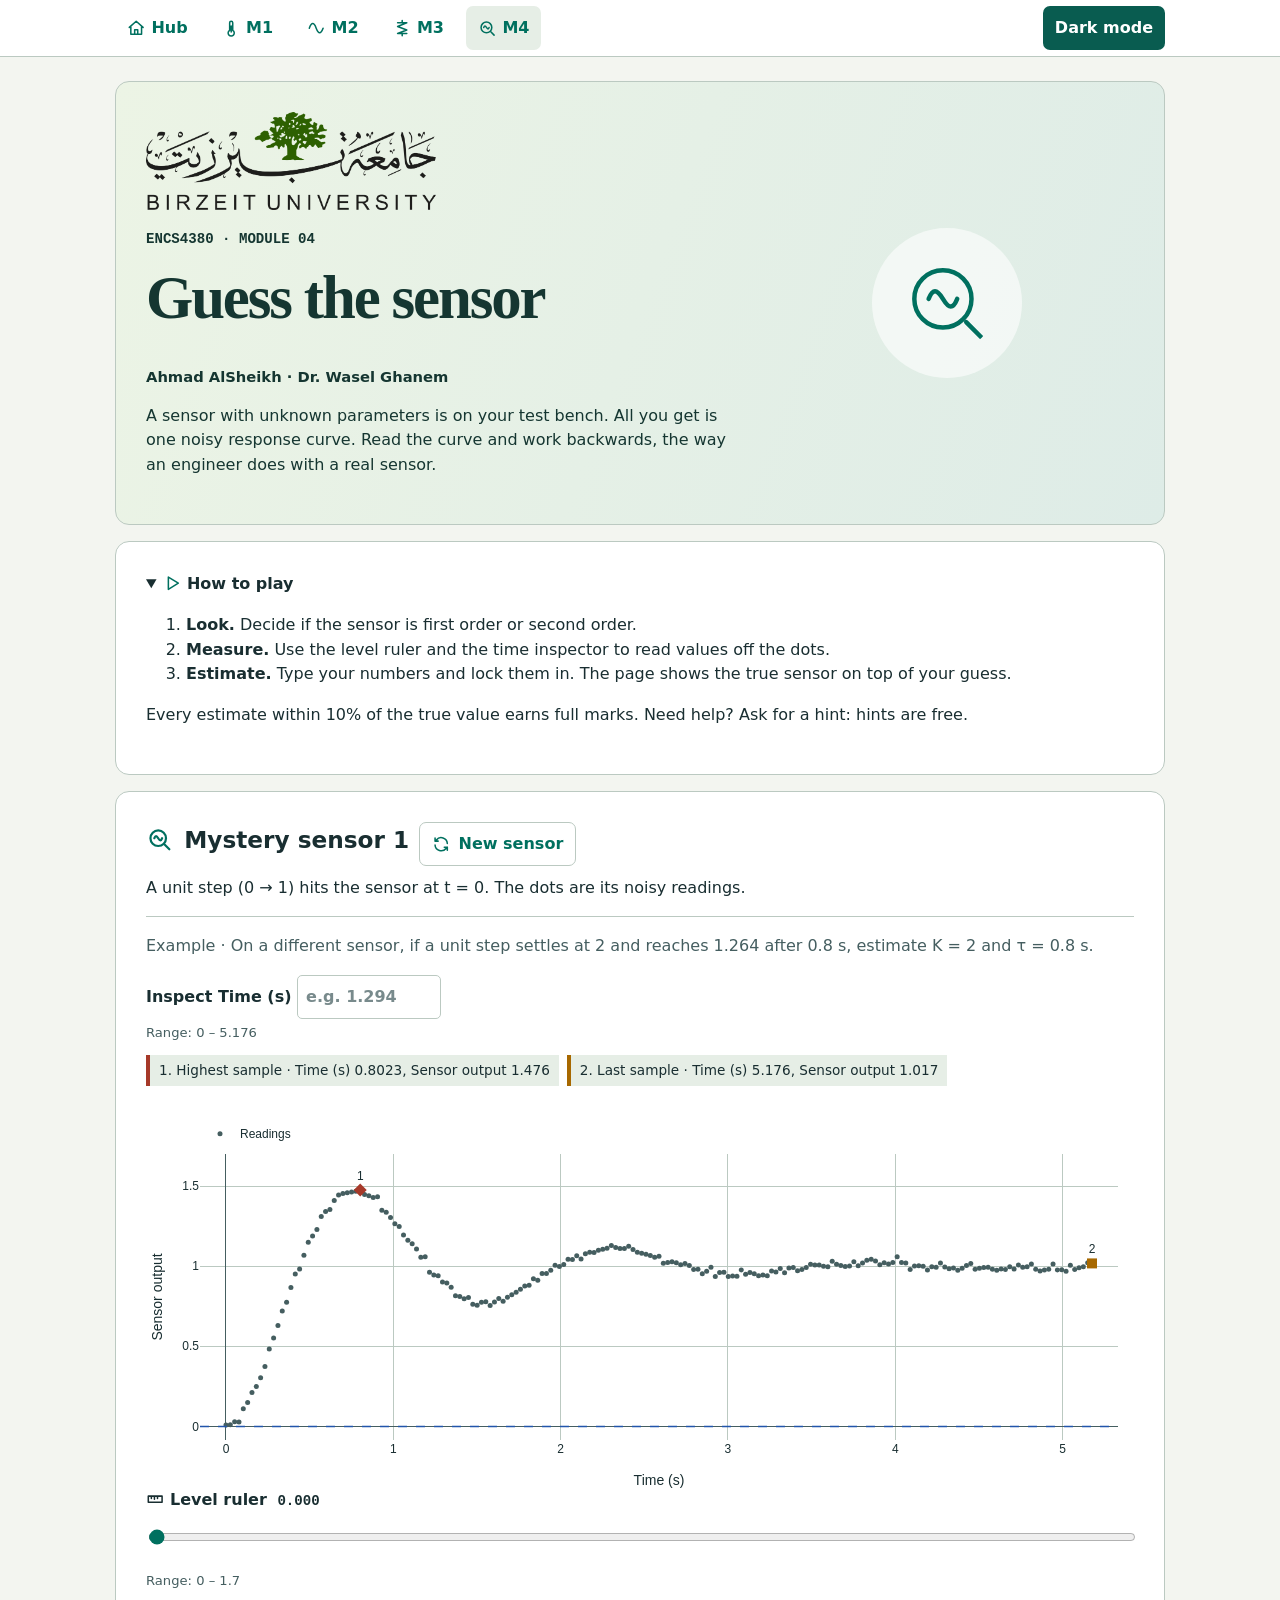
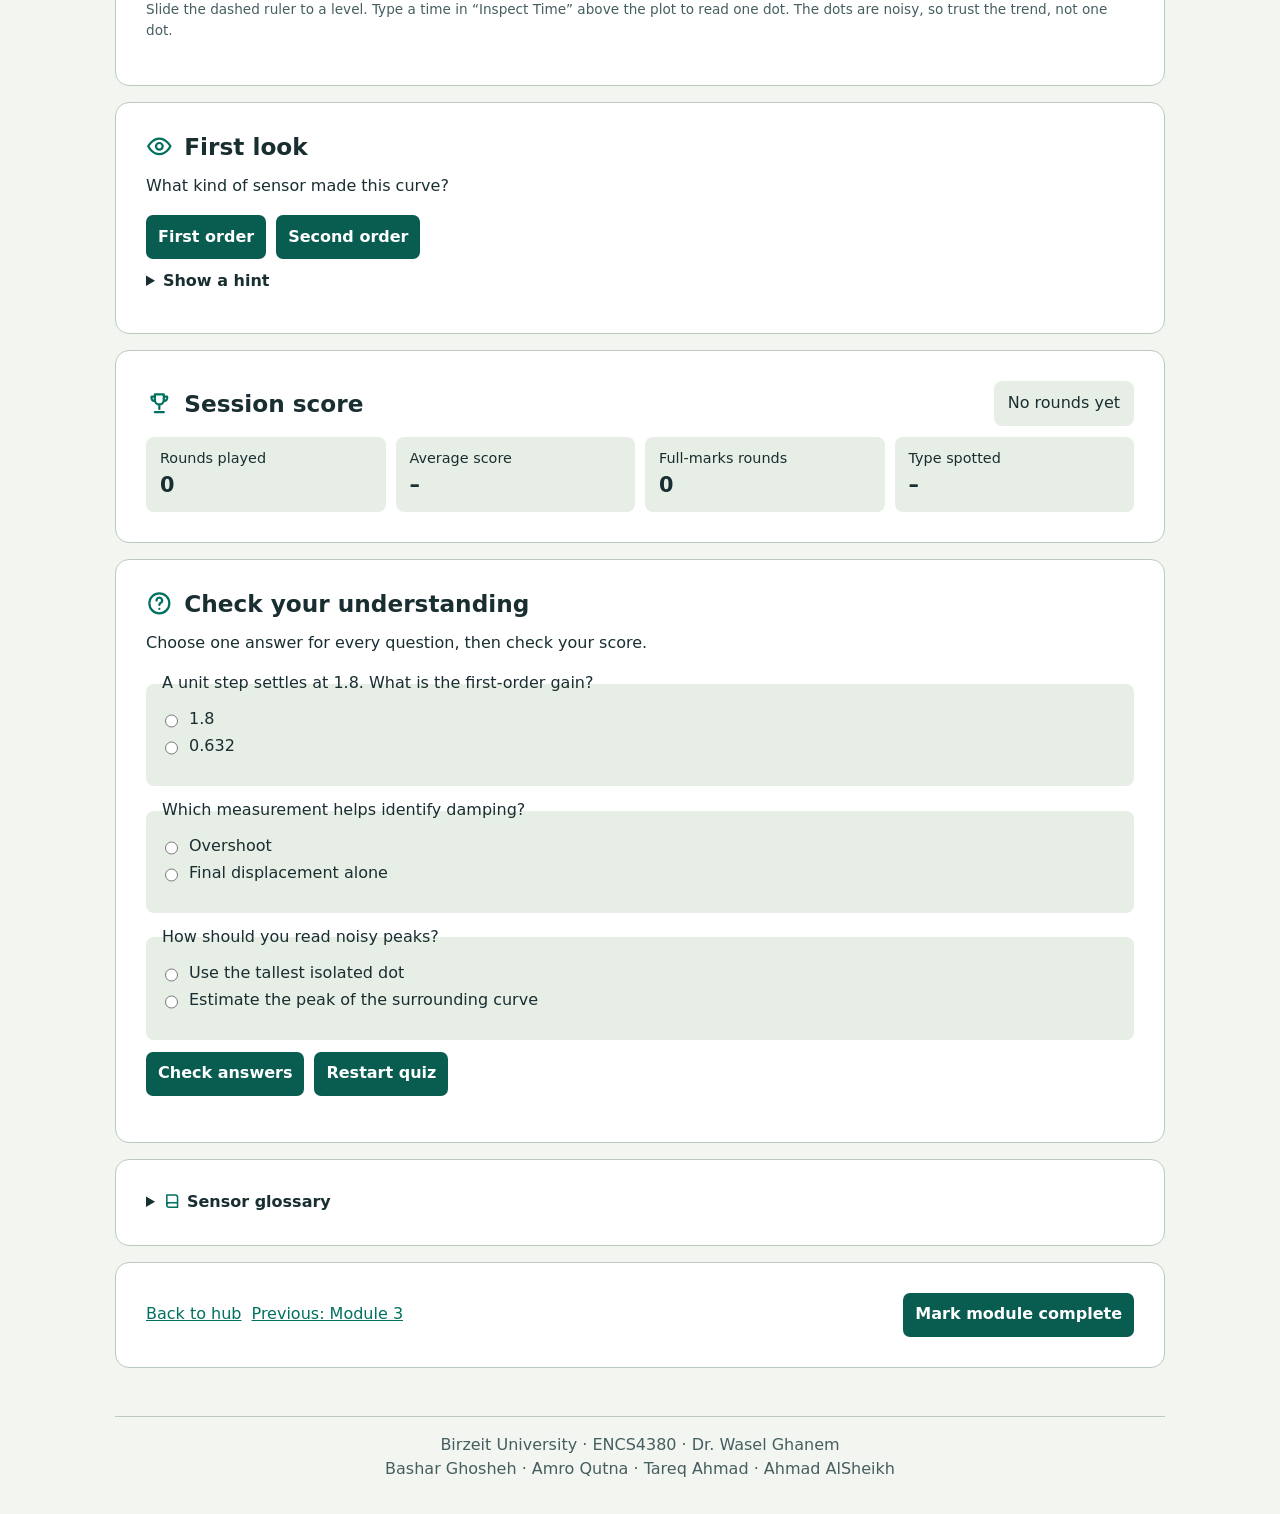
<file: module4.html>
<!doctype html>
<html lang="en"><head><meta charset="utf-8"><meta name="viewport" content="width=device-width,initial-scale=1"><title>Guess the sensor · ENCS4380</title>
<script src="module-assets/theme.js"></script><link rel="stylesheet" href="module-assets/styles.css">
<script defer src="https://cdn.plot.ly/plotly-2.35.2.min.js"></script>
<script defer src="module-assets/graph-reader.js"></script>
<script defer src="module-assets/icons.js"></script>
<script defer src="module-assets/shared.js"></script>
<script defer src="module-assets/quiz.js"></script>
<script defer src="frequency.js"></script>
<script defer src="second-order.js"></script>
<script defer src="sensor-game.js"></script>
<script defer src="module4.js"></script></head>
<body data-module="4"><header class="top"><div class="bar"><nav aria-label="Toolkit navigation"><a href="index.html"><i data-icon="home"></i>Hub</a><a href="module1.html" aria-label="Module 1: First-order time response"><i data-icon="thermometer"></i>M1</a><a href="module2.html" aria-label="Module 2: First-order frequency response"><i data-icon="wave"></i>M2</a><a href="module3.html" aria-label="Module 3: Second-order response"><i data-icon="spring"></i>M3</a><a href="module4.html" aria-label="Module 4: Guess the sensor" aria-current="page"><i data-icon="search"></i>M4</a></nav><button id="theme">Theme</button></div></header><main>
<section class="hero"><div><img class="university-mark" src="module-assets/birzeit.png" alt="Birzeit University" width="3840" height="1302"><p class="eyebrow">ENCS4380 · MODULE 04</p><h1>Guess the sensor</h1><p class="credit">Ahmad AlSheikh · Dr. Wasel Ghanem</p><p>A sensor with unknown parameters is on your test bench. All you get is one noisy response curve. Read the curve and work backwards, the way an engineer does with a real sensor.</p></div><div class="hero-art"><i data-icon="search"></i></div></section>

<details open><summary><i data-icon="play"></i>How to play</summary><ol>
  <li><b>Look.</b> Decide if the sensor is first order or second order.</li>
  <li><b>Measure.</b> Use the level ruler and the time inspector to read values off the dots.</li>
  <li><b>Estimate.</b> Type your numbers and lock them in. The page shows the true sensor on top of your guess.</li>
</ol><p>Every estimate within 10% of the true value earns full marks. Need help? Ask for a hint: hints are free.</p></details>

<section class="card"><div class="case"><h2><i data-icon="search"></i><span id="caseTitle">Mystery sensor</span></h2><button type="button" class="quiet" id="newSensor"><i data-icon="refresh"></i>New sensor</button></div>
  <p id="briefing"></p>

  <div class="plot" id="unknown" aria-label="Noisy response of the hidden sensor"></div>
  <p id="verdict" class="readout" aria-live="polite" hidden></p>

  <label for="cursor"><i data-icon="ruler"></i> Level ruler <output id="cursorValue" for="cursor"></output></label>
  <input id="cursor" type="range" min="0" max="1" step="0.001" value="0">
  <p class="status">Slide the dashed ruler to a level. Type a time in “Inspect Time” above the plot to read one dot. The dots are noisy, so trust the trend, not one dot.</p>
</section>

<section class="card" id="identifyCard"><h2><i data-icon="eye"></i>First look</h2>
  <div id="identify"><p>What kind of sensor made this curve?</p>
    <div class="actions"><button type="button" id="pickFirst">First order</button><button type="button" id="pickSecond">Second order</button></div>
    <details><summary>Show a hint</summary><p>A first-order step climbs to its final level and never goes above it. Does this curve overshoot?</p></details></div>
  <p id="identifyResult" class="readout" aria-live="polite" hidden></p>
</section>

<section class="card predict-card" id="estimateCard" hidden><h2><i data-icon="pencil"></i>Your estimate</h2>
  <p id="task"></p>
  <form class="predict-action-row" id="estimateForm">
    <div class="input-wrap"><label for="first" id="firstLabel">First value</label><input id="first" type="number" step="any" required></div>
    <div class="input-wrap" id="secondWrap"><label for="second" id="secondLabel">Second value</label><input id="second" type="number" step="any" required></div>
    <button id="lock"><i data-icon="lock"></i>Lock in my estimate</button>
    <button type="button" class="quiet" id="hintButton"><i data-icon="bulb"></i>Show a hint</button>
  </form>
  <ol id="hints" aria-live="polite"></ol>
</section>

<section class="card" id="logCard" hidden><h2><i data-icon="chart"></i>Log method view</h2>
  <p>For a first-order step, ln(1 − y/K) against time is a straight line with slope −1/τ. This view uses the K you type in the estimate box.</p>
  <p id="logNote" class="readout warn">Type your K estimate in the box above to draw this view.</p>
  <div class="plot small" id="logView" aria-label="Natural log of the error fraction against time" hidden></div>
</section>

<section class="card" id="reveal" hidden aria-live="polite"><h2><i data-icon="check"></i>The true sensor</h2>
  <div class="table-scroll"><table><thead><tr><th>Parameter</th><th>Your estimate</th><th>True value</th><th>Error</th><th>Points</th></tr></thead><tbody id="resultRows"></tbody></table></div>
  <h3>How to read it off this curve</h3>
  <ol id="solution"></ol>
  <p class="status">Your score is locked. Change the numbers in the estimate box and watch your dashed curve move onto the true one.</p>
  <div class="actions"><button type="button" id="nextSensor"><i data-icon="refresh"></i>Next sensor</button></div>
</section>

<section class="card scoreboard" aria-label="Session score"><div class="card-header-flex"><h2><i data-icon="trophy"></i>Session score</h2><span class="equation-pill" id="rank"></span></div>
  <div class="metrics">
    <div class="metric-item">Rounds played <strong id="rounds">0</strong></div>
    <div class="metric-item">Average score <strong id="average">–</strong></div>
    <div class="metric-item">Full-marks rounds <strong id="perfect">0</strong></div>
    <div class="metric-item">Type spotted <strong id="spotted">–</strong></div>
  </div>
  <div class="chips" id="history" aria-label="Scores of earlier rounds"></div>
</section>

<section class="card"><h2><i data-icon="help"></i>Check your understanding</h2><p>Choose one answer for every question, then check your score.</p><form id="quizForm"><div id="quiz"></div><div class="actions"><button type="submit">Check answers</button><button type="button" id="resetQuiz">Restart quiz</button></div><p id="quizScore" role="status"></p></form></section>
<details><summary><i data-icon="book"></i>Sensor glossary</summary><dl><dt><b>τ</b></dt><dd>Time constant in seconds; a step reaches 63.2% of its final change at τ.</dd><dt><b>ω and ωₙ</b></dt><dd>Input angular frequency and undamped natural frequency, in rad/s.</dd><dt><b>M and φ</b></dt><dd>Output/input amplitude ratio and output phase relative to the input.</dd><dt><b>ζ</b></dt><dd>Damping ratio. Values below one allow oscillation.</dd><dt><b>Overshoot and settling</b></dt><dd>Excess above the final value, and the time until the response stays within its specified band.</dd><dt><b>Poles and eigenvalues</b></dt><dd>The roots of the transfer denominator and the characteristic roots of the state matrix. Both describe the natural motion here.</dd></dl></details>
<nav class="card" aria-label="Learning path"><a href="index.html">Back to hub</a><a href="module3.html">Previous: Module 3</a><button id="complete"></button></nav></main><footer>Birzeit University · ENCS4380 · Dr. Wasel Ghanem<br>Bashar Ghosheh · Amro Qutna · Tareq Ahmad · Ahmad AlSheikh</footer></body></html>
</file>
<file: module-assets/styles.css>
:root{color-scheme:light;--page:#f3f5f0;--surface:#fff;--subtle:#e6eee6;--text:#192e31;--muted:#455e60;--edge:#bbc9c1;--input:#15599b;--output:#00705f;--target:#985014;--pass:#14623e;--fail:#a72d32;--button:#095c50;--onbutton:#fff;--hero:#113d38;--heroink:#fff;--logo:#fff}
:root[data-theme=dark]{color-scheme:dark;--page:#101c1e;--surface:#192a2c;--subtle:#21383a;--text:#ebf5ef;--muted:#b5c8c4;--edge:#486264;--input:#8ebfff;--output:#67dec2;--target:#ffc284;--pass:#90dfae;--fail:#ffaaa5;--button:#246d60}
*{box-sizing:border-box}body{margin:0;color:var(--text);background:var(--page);font:16px/1.55 system-ui,sans-serif}main,footer,.bar{width:min(1050px,94%);margin:auto}main{padding:24px 0}header.top{position:sticky;top:0;z-index:10;background:var(--surface);border-bottom:1px solid var(--edge)}.bar,.actions,.metrics,.card-header-flex,nav{display:flex;align-items:center;flex-wrap:wrap;gap:10px}.bar{justify-content:space-between;padding:6px 0}.bar a,button,.start{display:inline-flex;align-items:center;justify-content:center;min-height:44px;padding:6px 12px;border-radius:7px;font:inherit;font-weight:650}button,.start{background:var(--button);color:var(--onbutton);border:0;cursor:pointer}.start{text-decoration:none}a{color:var(--output)}.bar a[aria-current]{background:var(--subtle)}:focus-visible{outline:3px solid var(--target);outline-offset:2px}h1,h2,h3{line-height:1.17;margin:0 0 .6em}h1{font:600 clamp(2.1rem,5vw,3.8rem)/1.07 Georgia,serif;letter-spacing:-.035em}h2{font-size:1.45rem}p{margin:.6em 0 1em}.hero,.card,details{border:1px solid var(--edge);border-radius:14px;padding:clamp(16px,3vw,30px);margin:0 0 16px;background:var(--surface);min-width:0}.hero{background:var(--hero);color:var(--heroink)}.hero p{max-width:64ch}.hero img{width:120px;background:var(--logo);padding:5px;border-radius:5px}.eyebrow,.value,output,.check-status{font:600 .88rem/1.6 ui-monospace,monospace}.grid,.controls,.validation{display:grid;grid-template-columns:repeat(auto-fit,minmax(min(100%,215px),1fr));gap:15px}.grid .card{display:flex;flex-direction:column;align-items:flex-start}.grid .start{margin-top:auto}.controls{align-items:end}.card .controls{margin:14px 0}.plot{height:330px;min-width:0;width:100%}.small{height:270px}.equation,.check,.metric-item,fieldset,.readout,.equation-pill{background:var(--subtle);border-radius:8px;padding:10px 14px}.equation{overflow:auto;text-align:center}.check{display:grid}.metric-item{font-size:.9rem}.pass,.good{color:var(--pass)}.fail,.bad{color:var(--fail)}.warn{color:var(--target)}input,select{font:inherit;color:var(--text);background:var(--surface);border:1px solid var(--edge);border-radius:5px;padding:8px;min-height:44px;max-width:100%}input[type=range]{width:100%;accent-color:var(--output);padding:0}label{display:block;font-weight:600}output{margin-left:5px}.range-bounds{display:flex;justify-content:space-between;color:var(--muted);font-size:.8rem}.predict-action-row{display:flex;flex-wrap:wrap;gap:10px;align-items:end}fieldset{border:0;margin:12px 0}fieldset label{font-weight:400;display:flex;align-items:center;gap:8px}fieldset input{min-height:24px}.quizmsg{min-height:1.5em}.quizmsg:empty{display:none}summary{cursor:pointer;font-weight:bold}footer{padding-bottom:32px;color:var(--muted)}progress{accent-color:var(--output);max-width:100%}pre{white-space:pre-wrap}.tag{font-size:.8rem;border:1px solid currentColor;padding:2px 7px;border-radius:20px}button:disabled{opacity:.65;cursor:default}@media(max-width:520px){.bar{gap:1px}.bar nav{gap:0}.bar a,.bar button{padding:4px 8px}.plot{height:295px}.hero,.card{padding:15px}.bar{font-size:.88rem}}@media(prefers-reduced-motion:reduce){*{scroll-behavior:auto!important;transition:none!important}}

:root{--point1:#a63929;--point2:#a76800;--point3:#2255ab}
:root[data-theme=dark]{--point1:#ff9780;--point2:#ffcb67;--point3:#95bdff}
.hero{background:linear-gradient(110deg,#ecf4e5,#deece7);color:#153631}
.hero img.university-mark{display:block;width:min(88%,420px);height:auto;padding:0;background:transparent;border-radius:0;margin:0 auto 1.5rem}
.credit{font-weight:600;font-size:.92rem}.graph-tools{border-top:1px solid var(--edge);padding-top:.45rem}.graph-tools p{color:var(--muted)}.graph-tools input,.parameter-entry input{width:9em}.parameter-entry{font-size:.86rem}
.point-values{display:flex;gap:8px;flex-wrap:wrap;margin:12px 0;font-size:.85rem}.point-values span{background:var(--subtle);border-left:4px solid;padding:5px 9px}

.hero img.university-mark{margin-inline:auto}
.field-range{display:inline-block;margin-inline:.45rem;color:var(--muted);font-size:.82rem;font-weight:400;overflow-wrap:anywhere}
input::placeholder{color:var(--muted);opacity:.72}

/* ---- Hub, Module 1 retheme and Module 4 additions ---- */
[hidden]{display:none!important}
.lead{font-size:1.08rem;max-width:64ch}
.grid{margin:0 0 16px}.grid .card{margin:0}.grid h3{font-size:1.15rem;margin-bottom:.3em}.grid p{margin:.3em 0 .8em}
.status{color:var(--muted);font-size:.85rem}
.symbols{display:grid;grid-template-columns:repeat(auto-fit,minmax(min(100%,215px),1fr));gap:15px;margin:0}
.symbols div{background:var(--subtle);border-radius:8px;padding:10px 14px}
.symbols dt{font:600 1.6rem/1.2 Georgia,serif;color:var(--output)}.symbols dd{margin:0}
.tea-track{position:relative;height:26px;border-radius:13px;background:var(--subtle);border:1px solid var(--edge);overflow:hidden;margin:14px 0 4px}
.tea-track div{height:100%;width:0;background:var(--output)}
.tea-ends{display:flex;justify-content:space-between;color:var(--muted);font-size:.82rem}
.table-scroll{overflow-x:auto}
table{width:100%;border-collapse:collapse;font-size:.95rem}th,td{text-align:left;padding:8px 10px;border-bottom:1px solid var(--edge)}th{color:var(--muted);font-weight:600}
.input-wrap label{margin-bottom:4px}
.metric-item strong{margin-left:4px}
.scoreboard .metric-item{flex:1 1 130px}.scoreboard .metric-item strong{display:block;margin:0;font-size:1.3rem}
button.quiet{background:transparent;color:var(--output);border:1px solid var(--edge)}
.case{display:flex;flex-wrap:wrap;align-items:baseline;gap:10px;margin-bottom:.4em}.case h2{margin:0}
.chips{display:flex;gap:8px;flex-wrap:wrap}.chips span{background:var(--subtle);border-radius:20px;padding:3px 11px;font-size:.85rem}
#hints{padding-left:1.2em}#hints li{margin:.5em 0}#hints table{width:auto;font-size:.88rem;margin-top:6px}
.readout{margin:.8em 0}
.team td:first-child{font-weight:600}
.card details{border:0;padding:0;margin:.6em 0;background:none}
#checks{grid-template-columns:repeat(auto-fit,minmax(min(100%,280px),1fr))}
#unknown{height:390px}

/* ---- Icons, alignment and interaction polish ---- */
.icon{width:1.15em;height:1.15em;flex:none;fill:none;stroke:currentColor;stroke-width:2;stroke-linecap:round;stroke-linejoin:round;vertical-align:-.2em}
h2{display:flex;align-items:center;gap:.5em}h2 .icon,summary .icon{color:var(--output)}summary .icon{margin-right:.35em}
.bar a{text-decoration:none;gap:6px;transition:background .15s}.bar a:hover{background:var(--subtle)}
button,.start{gap:8px;transition:transform .12s,filter .12s}
button:hover:not(:disabled),.start:hover{filter:brightness(1.14)}
button:active:not(:disabled),.start:active{transform:scale(.97)}
/* hero: text on the left, picture on the right */
.hero{display:grid;gap:18px;align-items:center}
.hero img.university-mark{margin:0 0 1.1rem;width:min(72%,290px)}
.hero-art{display:none;place-items:center;color:#00705f}
.hero-art.always{display:grid}
.hero-art>.icon{width:150px;height:150px;stroke-width:1.1;padding:26px;border-radius:50%;background:rgba(255,255,255,.6)}
.hero-art svg.curve{width:100%;max-width:400px;height:auto}
@media(min-width:760px){.hero{grid-template-columns:1.6fr 1fr}.hero-art{display:grid}}
.curve .draw{stroke-dasharray:1;stroke-dashoffset:1;animation:draw 1.8s .2s ease-out forwards}
.curve .late{opacity:0;animation:appear .5s 1.4s forwards}
@keyframes draw{to{stroke-dashoffset:0}}@keyframes appear{to{opacity:1}}
/* aligned blocks */
.card-header-flex{justify-content:space-between;margin-bottom:.7em}.card-header-flex h2{margin:0}
.controls{align-items:start}
.field-range{display:block;margin:.25rem 0 0}
.parameter-entry{display:flex;align-items:center;flex-wrap:wrap;gap:4px 8px;margin-top:6px}.parameter-entry .field-range{flex-basis:100%;margin:0}
.metrics .metric-item{flex:1 1 150px}
.check{display:flex;flex-direction:column;gap:2px}.check .check-status{margin-top:auto;padding-top:6px}
.predict-action-row{align-items:start}.predict-action-row>button{margin-top:1.75em}
nav.card{justify-content:flex-start}nav.card button{margin-left:auto}
footer{text-align:center;border-top:1px solid var(--edge);padding-top:16px;margin-top:8px}
/* hub cards */
.badge-icon{width:48px;height:48px;border-radius:12px;background:var(--subtle);color:var(--output);display:grid;place-items:center;margin-bottom:12px;transition:background .2s,color .2s}
.badge-icon .icon{width:27px;height:27px}
.grid .card{transition:transform .18s,box-shadow .18s,border-color .18s}
.grid .card:hover{transform:translateY(-4px);border-color:var(--output);box-shadow:0 14px 26px -18px var(--text)}
.grid .card:hover .badge-icon,.grid .card.done .badge-icon{background:var(--output);color:var(--surface)}
.grid .card.done{border-color:var(--pass)}
.grid .status{margin-top:auto}.grid .start{margin-top:0;align-self:stretch}
.tea-track{overflow:visible}.tea-track div{border-radius:13px}
.tea-track i{position:absolute;top:-5px;bottom:-5px;width:2px;background:var(--target)}
.tea-marks{position:relative;height:1.3em;color:var(--target);font-size:.8rem}.tea-marks span{position:absolute;transform:translateX(-50%);white-space:nowrap}
.readout{animation:pop .3s}@keyframes pop{from{transform:scale(.97);opacity:.3}}
/* Module 4 celebration */
.confetti{position:fixed;top:-14px;width:9px;height:14px;z-index:30;pointer-events:none;animation:fall 1.9s ease-in forwards}
@keyframes fall{to{transform:translateY(106vh) rotate(560deg)}}
@media(max-width:520px){.bar a .icon{display:none}.predict-action-row>button{margin-top:0}}
@media(prefers-reduced-motion:reduce){*{animation:none!important}.curve .draw{stroke-dashoffset:0}.curve .late{opacity:1}}
.downloads{display:grid;grid-template-columns:repeat(auto-fit,minmax(min(100%,300px),1fr));gap:14px}
.download{display:flex;align-items:center;gap:14px;padding:14px 16px;border:1px solid var(--edge);border-radius:12px;color:var(--text);text-decoration:none;background:var(--surface);transition:transform .15s,border-color .15s,box-shadow .15s}
.download .badge-icon{margin:0}.download>span:nth-child(2){flex:1}.download small{display:block;color:var(--muted);margin-top:2px}
.download>.icon{color:var(--output);width:1.4em;height:1.4em}
.download:hover{transform:translateY(-3px);border-color:var(--output);box-shadow:0 12px 22px -16px var(--text)}
.download:hover .badge-icon{background:var(--output);color:var(--surface)}
</file>
<file: module-assets/control.css>
/* ---- Homework 2 · Control section (control.html and the P1–P4 pages) ----
   Builds on styles.css: same colours, cards and buttons, plus a few new pieces. */
:root{--brake:#2255ab;--push:#00705f;--memory:#985014;--ghost:#7d8f8b}
:root[data-theme=dark]{--brake:#95bdff;--push:#67dec2;--memory:#ffc284;--ghost:#8fa29e}

/* hero */
.control-hub .hero{background:radial-gradient(120% 140% at 100% 0%,#d7ebe3 0%,transparent 55%),linear-gradient(110deg,#ecf4e5,#deece7)}
.hero-actions{display:flex;gap:10px;flex-wrap:wrap;margin-top:1.2rem}
.start.ghost{background:rgba(255,255,255,.55);color:#095c50;border:1.5px solid #095c50}

.curve .d2{animation-delay:.9s}.curve .d3{animation-delay:1.6s}
.control-hub .curve .late{animation-delay:2.6s}

/* three numbers */
.stat-strip{display:grid;grid-template-columns:repeat(auto-fit,minmax(min(100%,220px),1fr));gap:15px;margin:0 0 16px}
.stat{display:flex;align-items:center;gap:14px;background:var(--surface);border:1px solid var(--edge);border-radius:14px;padding:16px 20px;position:relative;overflow:hidden}
.stat::before{content:"";position:absolute;inset:0 auto 0 0;width:5px;background:var(--output)}
.stat:nth-child(2)::before{background:var(--target)}.stat:nth-child(3)::before{background:var(--pass)}
.stat b{font:600 2.6rem/1 Georgia,serif;color:var(--output);min-width:2.6ch;font-variant-numeric:tabular-nums}
.stat:nth-child(2) b{color:var(--target)}.stat:nth-child(3) b{color:var(--pass)}
.stat span{font-weight:600;line-height:1.3}.stat small{font-weight:400;color:var(--muted)}

/* block diagram */
.loop-wrap{overflow-x:auto;margin:6px 0 4px}
.loop{width:100%;min-width:0;height:auto;display:block}
.loop .wire{fill:none;stroke:var(--muted);stroke-width:2}
.loop .flow{fill:none;stroke:var(--output);stroke-width:2.5;stroke-dasharray:4 14;stroke-linecap:round;animation:flow 1.1s linear infinite;opacity:.85}
@keyframes flow{to{stroke-dashoffset:-18}}
.loop .arrowhead{fill:var(--muted)}
.loop .pulse{fill:var(--target);filter:drop-shadow(0 0 4px var(--target))}
.loop .sig{font:italic 600 17px Georgia,serif;fill:var(--text)}.loop .sig.small{font-size:15px;font-style:normal}
.loop .tiny{font-size:11px}
.loop .blk{cursor:pointer;outline:none}
.loop .blk rect,.loop .blk circle{fill:var(--surface);stroke:var(--edge);stroke-width:2;transition:fill .2s,stroke .2s,transform .2s}
.loop .blk .pillbox{fill:var(--subtle)}
.loop .blk-t{font:700 17px system-ui,sans-serif;fill:var(--text);text-anchor:middle}.loop .blk-t.big{font-size:22px}
.loop .blk-s{font:13px Georgia,serif;fill:var(--muted);text-anchor:middle}
.loop .sat{fill:none;stroke:var(--target);stroke-width:2.5;stroke-linejoin:round}
.loop .blk:hover rect,.loop .blk:hover circle,.loop .blk:focus-visible rect,.loop .blk:focus-visible circle{stroke:var(--output)}
.loop .blk.on rect,.loop .blk.on circle{fill:var(--subtle);stroke:var(--output);stroke-width:3}
.block-info{display:grid;grid-template-columns:auto 1fr;gap:4px 16px;align-items:start;background:var(--subtle);border-radius:10px;padding:14px 16px;border-left:5px solid var(--output);animation:pop .3s}
.block-info .badge-icon{grid-row:span 3;margin:0}
.block-info h3{margin:0;font-size:1.1rem}.block-info p{margin:.2em 0}
.block-info .chips a{background:var(--surface);border:1px solid var(--edge);border-radius:20px;padding:3px 11px;font-size:.85rem;text-decoration:none;font-weight:600}
.block-info .chips a:hover{border-color:var(--output)}

/* demo stepper */
.stepper{list-style:none;display:grid;grid-template-columns:repeat(4,1fr);gap:8px;padding:0;margin:10px 0 6px;counter-reset:s}
.stepper button{width:100%;background:var(--subtle);color:var(--text);border:1.5px solid transparent;flex-direction:column;gap:2px;padding:8px 6px;font-size:.92rem}
.stepper button span{display:grid;place-items:center;width:28px;height:28px;border-radius:50%;background:var(--surface);border:1.5px solid var(--edge);font:600 .85rem ui-monospace,monospace}
.stepper button[aria-pressed=true]{border-color:var(--output);background:var(--surface)}
.stepper button[aria-pressed=true] span{background:var(--output);border-color:var(--output);color:var(--surface)}
.story{min-height:3.2em;background:var(--subtle);border-radius:8px;padding:10px 14px;margin:6px 0 4px}
.control-hub #demo .controls{gap:22px 26px;margin:18px 0 22px}
.control-hub #demo .plot{margin-top:6px}
.control-hub .metrics{gap:14px;margin:22px 0 14px}
.control-hub .metrics .metric-item{display:flex;flex-direction:column;gap:4px;padding:12px 16px;border:2px solid transparent;border-radius:10px}
.control-hub .metrics .metric-item strong{margin:0;font-size:1.25rem;font-variant-numeric:tabular-nums}
.metrics .metric-item.good-m{border-color:var(--pass)}.metrics .metric-item.bad-m{border-color:var(--fail)}
/* shared.js puts a range hint under the slider and again under the exact field: keep one */
.control-hub input[type=range] + .field-range{display:none}
.control-hub .parameter-entry{margin-top:10px}
.small-note{color:var(--muted);font-size:.85rem;margin-bottom:0}
code{font:.88em ui-monospace,monospace;background:var(--subtle);padding:1px 5px;border-radius:4px}
pre code{display:block;padding:10px 12px;overflow-x:auto;white-space:pre;background:var(--subtle)}

/* P, I, D */
.trio{display:grid;grid-template-columns:repeat(auto-fit,minmax(min(100%,230px),1fr));gap:14px;margin-bottom:14px}
.term{position:relative;border:1px solid var(--edge);border-radius:12px;padding:14px 16px 12px 74px;min-height:118px;transition:transform .18s,border-color .18s}
.term:hover{transform:translateY(-3px)}
.term-letter{position:absolute;left:14px;top:14px;width:46px;height:46px;border-radius:12px;display:grid;place-items:center;font:700 1.5rem Georgia,serif;color:var(--surface)}
.term.p .term-letter{background:var(--push)}.term.i .term-letter{background:var(--memory)}.term.d .term-letter{background:var(--brake)}
.term.p:hover{border-color:var(--push)}.term.i:hover{border-color:var(--memory)}.term.d:hover{border-color:var(--brake)}
.term p{margin:.3em 0 0;font-size:.95rem}
.effects td.up::before{content:"▲ ";color:var(--fail)}.effects td.down::before{content:"▼ ";color:var(--pass)}

/* module cards */
.section-title{margin:26px 0 12px}
.control-grid .card.wide{grid-column:1/-1}
.live-chip{display:inline-block;border-radius:20px;padding:1px 9px;font-size:.78rem;font-weight:600;background:var(--subtle);color:var(--muted)}
.live-chip.live{background:var(--pass);color:var(--surface)}
.live-chip.soon{background:transparent;border:1px dashed var(--target);color:var(--target)}
.control-grid .card.soon .start{background:var(--subtle);color:var(--muted)}

@media(max-width:620px){
  .stepper{grid-template-columns:repeat(2,1fr)}
  .stat b{font-size:2.1rem}
  .term{padding-left:70px}
}

/* Homework 1 hub: the banner that leads to the Control section */
.hw2-banner{display:grid;grid-template-columns:auto 1fr auto;gap:18px;align-items:center;border:1px solid var(--output);border-radius:14px;padding:18px 22px;margin:0 0 16px;color:var(--text);text-decoration:none;position:relative;overflow:hidden;
  background:linear-gradient(100deg,var(--surface) 0%,var(--surface) 55%,color-mix(in srgb,var(--output) 14%,var(--surface)) 100%);transition:transform .18s,box-shadow .18s}
.hw2-banner:hover{transform:translateY(-3px);box-shadow:0 16px 30px -20px var(--text)}
.hw2-banner .badge-icon{margin:0;width:58px;height:58px;background:var(--output);color:var(--surface)}
.hw2-banner .badge-icon .icon{width:32px;height:32px;animation:spin 6s linear infinite}
@keyframes spin{to{transform:rotate(360deg)}}
.hw2-banner h2{margin:0 0 .15em;font-size:1.35rem}.hw2-banner p{margin:0;color:var(--muted)}
.hw2-banner .tag{color:var(--target);font-weight:700;margin-right:6px;font-size:.75rem;vertical-align:.15em}
.hw2-banner .start{pointer-events:none}
@media(max-width:620px){.hw2-banner{grid-template-columns:auto 1fr}.hw2-banner .start{grid-column:1/-1}}
</file>
<file: module-assets/control-p1.css>
/* P1 · PID playground. Builds on styles.css and control.css. */
.p1 h3.group{display:flex;align-items:center;gap:10px;margin:22px 0 4px;font-size:.95rem;color:var(--muted);text-transform:uppercase;letter-spacing:.06em;border-top:1px solid var(--edge);padding-top:16px}
.p1 h3.group:first-of-type{border-top:0;padding-top:4px;margin-top:6px}
.p1 h3.group span{display:grid;place-items:center;width:26px;height:26px;border-radius:50%;background:var(--output);color:var(--surface);font:600 .82rem ui-monospace,monospace;letter-spacing:0}
.p1 #playground .controls{margin:10px 0 6px}
.compare-actions{display:flex;flex-wrap:wrap;align-items:center;gap:10px 14px;margin:6px 0 4px}
.compare-actions button{gap:6px}
.p1 table.compare{font-variant-numeric:tabular-nums;margin-top:8px}
.p1 table.compare tr.live{background:var(--subtle);font-weight:650}
.p1 table.compare small{font-weight:400;color:var(--muted)}
</file>
<file: module-assets/control-p3.css>
/* P3 uses the toolkit theme. Keep the settings beside the plots when space permits. */
.p3 .hero { margin-bottom: 18px; background: radial-gradient(120% 140% at 100% 0%,#d7ebe3 0%,transparent 55%),linear-gradient(110deg,#ecf4e5,#deece7); color: #153631; }
.p3 .hero .lead { max-width: 60ch; }
.p3-intro nav { gap: 4px 20px; margin-top: 4px; }
.p3-intro nav a { color: #095c50; padding: 6px 0; font-weight: 600; }
.p3 #p3Checks .check span { color: var(--muted); font-size: .9rem; }
.p3 #checkCount:empty { display: none; }
.p3-bench { display: grid; grid-template-columns: minmax(215px, 1fr) minmax(0, 2.6fr); gap: 16px; align-items: start; }
.p3-settings { padding: 18px; }
.p3-settings .parameter-entry { margin: 0 0 12px; }
.p3-settings input[type="range"] { display: block; min-height: 32px; }
.p3-settings input[type="range"] + .field-range,
.p3-settings .parameter-entry .field-range { display: none; }
.p3-settings .parameter-entry input { width: 6.5em; }
.p3-presets { gap: 6px; margin-bottom: 16px; }
.p3-presets button { background: var(--subtle); color: var(--text); border: 1px solid var(--edge); font-size: .88rem; }
.p3-presets button[aria-pressed="true"] { border-color: var(--output); color: var(--output); }
.p3-toggle { display: flex; align-items: center; gap: 8px; margin-bottom: 8px; font-size: .9rem; }
.p3-toggle input { min-height: 28px; accent-color: var(--output); }
.p3 .p3-model { border-top: 1px solid var(--edge); padding-top: 12px; }
.p3-model p { font-size: .9rem; }
.p3-model input { width: 100%; }
.p3-model label:not(:first-child) { margin-top: 8px; }
.p3-results .card { padding: clamp(14px, 2.4vw, 24px); }
.p3-results .plot { overflow: hidden; }
.p3-results .graph-tools label { font-size: .9rem; }
.p3-results .graph-tools .field-range { display: none; }
.p3-results .graph-tools input { min-height: 36px; }
.p3-run-summary { font-variant-numeric: tabular-nums; }
.p3 section[id] { scroll-margin-top: 130px; }
.p3 .table-scroll { margin-bottom: 20px; }
.p3 .table-scroll:last-child { margin-bottom: 0; }
.p3 table { font-variant-numeric: tabular-nums; }
.p3 th[scope="row"] { color: var(--text); }
.p3 .current-run { background: var(--subtle); }
.p3-questions { display: grid; grid-template-columns: repeat(auto-fit, minmax(min(100%, 280px), 1fr)); gap: 16px; }
.p3-questions form { padding: 14px; border: 1px solid var(--edge); border-radius: 8px; }
.p3-questions select { display: block; margin: 10px 0; width: 100%; }
.p3-questions .readout { margin-bottom: 0; }
#arduinoCode {
  display: block; width: 100%; resize: vertical; border: 1px solid var(--edge);
  border-radius: 8px; padding: 12px; background: var(--subtle); color: var(--text);
  font: .86rem/1.5 ui-monospace, Consolas, monospace;
}
@media (max-width: 820px) {
  .p3-bench { grid-template-columns: minmax(0, 1fr); gap: 0; }
}
</file>
<file: module-assets/control-p4.css>
/* P4 · Tuning challenge. Builds on styles.css and control.css. */
.p4 .how{padding-left:1.3em}.p4 .how li{margin:.45em 0}
.p4 h3.sub{font-size:.8rem;letter-spacing:.08em;text-transform:uppercase;color:var(--muted);margin:18px 0 8px}

/* mission header: title, level switch, new plant */
.mission .case{align-items:center;gap:12px}
.mission .case h2{margin-right:auto}
.level{display:inline-flex;background:var(--subtle);border-radius:10px;padding:3px;gap:2px}
.level button{background:transparent;color:var(--muted);min-height:36px;padding:4px 14px;border-radius:8px;font-size:.92rem}
.level button[aria-checked=true]{background:var(--surface);color:var(--text);box-shadow:0 1px 4px #0002}

/* spec tickets */
.tickets{display:grid;grid-template-columns:repeat(auto-fit,minmax(min(100%,240px),1fr));gap:12px}
.ticket{display:grid;grid-template-columns:auto 1fr auto;grid-template-rows:auto auto;gap:4px 12px;align-items:center;border:1.5px solid var(--edge);border-radius:12px;padding:12px 14px;background:var(--surface);position:relative;transition:border-color .25s,background .25s}
.ticket::after{content:"";position:absolute;inset:0 auto 0 0;width:5px;border-radius:12px 0 0 12px;background:var(--edge);transition:background .25s}
.ticket-icon{grid-row:span 2;display:grid;place-items:center;width:40px;height:40px;border-radius:10px;background:var(--subtle);color:var(--output)}
.ticket-label{font-weight:650;line-height:1.25}.ticket-label small{display:block;font-weight:400;color:var(--muted);font-size:.8rem;margin-top:2px}
.ticket-limit{font:700 1.15rem ui-monospace,monospace;color:var(--text);white-space:nowrap}
.ticket-result{grid-column:2/-1;display:flex;justify-content:space-between;align-items:center;border-top:1px dashed var(--edge);padding-top:6px;margin-top:2px;font-size:.88rem;color:var(--muted)}
.ticket-result em{font:normal 700 .78rem ui-monospace,monospace;letter-spacing:.06em;padding:2px 8px;border-radius:20px}
.ticket.pass{border-color:var(--pass);background:color-mix(in srgb,var(--pass) 6%,var(--surface))}.ticket.pass::after{background:var(--pass)}
.ticket.pass .ticket-result em{background:var(--pass);color:var(--surface)}.ticket.pass .ticket-result span{color:var(--pass);font-weight:650}
.ticket.fail{border-color:var(--fail);background:color-mix(in srgb,var(--fail) 5%,var(--surface))}.ticket.fail::after{background:var(--fail)}
.ticket.fail .ticket-result em{background:var(--fail);color:var(--surface)}.ticket.fail .ticket-result span{color:var(--fail);font-weight:650}
.ticket.pass,.ticket.fail{animation:pop .3s}
.actuator{display:flex;align-items:center;gap:8px;background:color-mix(in srgb,var(--target) 10%,var(--surface));border:1px solid color-mix(in srgb,var(--target) 45%,var(--surface));border-radius:10px;padding:9px 12px;margin:12px 0 0;font-size:.92rem}
.actuator .icon{color:var(--target);flex:none}

/* tuning */
.p4 .tune .controls{gap:22px 26px;margin:18px 0 20px}
.tune-actions{display:flex;flex-wrap:wrap;align-items:center;gap:10px 14px;border-top:1px solid var(--edge);padding-top:16px}
.tune-actions .big{min-height:50px;padding:8px 22px;font-size:1.05rem;gap:6px;box-shadow:0 6px 16px -10px var(--button)}
.tune-actions .big .count{font:600 .8rem ui-monospace,monospace;opacity:.75}
.switch{display:inline-flex;align-items:center;gap:7px;font-weight:600;cursor:pointer;background:var(--subtle);border-radius:8px;padding:6px 11px;min-height:44px}
.switch small{font-weight:400;color:var(--muted)}
.switch input{width:18px;height:18px;min-height:0;accent-color:var(--output)}
.hints{margin:14px 0 0;padding-left:1.3em}.hints:empty{display:none}.hints li{background:var(--subtle);border-radius:8px;padding:8px 12px;margin:6px 0;animation:pop .3s}

/* result */
.result-grid{display:grid;grid-template-columns:minmax(0,1fr) 230px;gap:20px;align-items:start}
.result .plot{height:340px}
.result .key{display:flex;flex-wrap:wrap;gap:4px 16px;font-size:.78rem;color:var(--muted);margin:4px 0 8px}
.result .key span::before{content:"";display:inline-block;width:20px;height:0;border-top:3px solid var(--output);vertical-align:middle;margin-right:6px}
.result .key .k-old::before{border-top:2px solid var(--muted);opacity:.5}
.result .key .k-r::before{border-top:2px dashed var(--input)}
.result .key .k-bad::before{border-top:2px dashed var(--fail)}
.result .key .k-good::before{height:8px;border:0;background:var(--pass);opacity:.35;vertical-align:-1px}
.effort{margin:6px 0 0!important;padding:10px 14px!important}
.score-panel{position:relative;border:1px solid var(--edge);border-radius:14px;padding:16px;text-align:center;background:linear-gradient(180deg,var(--subtle),var(--surface))}
.ring{width:150px;height:150px;transform:rotate(-90deg);display:block;margin:0 auto}
.ring circle{fill:none;stroke-width:10}
.ring-bg{stroke:var(--edge);opacity:.5}
.ring-fg{stroke:var(--output);stroke-linecap:round;transition:stroke-dasharray .8s cubic-bezier(.2,.8,.2,1)}
.ring-fg.full{stroke:var(--pass)}
.ring-text{position:absolute;top:16px;left:0;right:0;height:150px;display:flex;flex-direction:column;align-items:center;justify-content:center;pointer-events:none}
.ring-text b{font:600 2.6rem/1 Georgia,serif;font-variant-numeric:tabular-nums}
.ring-text span{font-size:.75rem;letter-spacing:.1em;text-transform:uppercase;color:var(--muted)}
.stars{font-size:1.5rem;letter-spacing:.15em;color:var(--target);margin:6px 0 8px;min-height:1.6em}
.stars.practice{font-size:.95rem;letter-spacing:0;color:var(--muted);font-weight:600}
.breakdown{list-style:none;padding:0;margin:0;text-align:left;font-size:.88rem}
.breakdown li{display:flex;justify-content:space-between;gap:8px;padding:5px 0;border-top:1px solid var(--edge)}
.breakdown li.pass b{color:var(--pass)}.breakdown li.fail b{color:var(--fail)}

/* reveal and session */
.p4 #reveal .metrics,.p4 .scoreboard .metrics{gap:12px;margin:10px 0 6px}
.p4 #reveal .metric-item,.p4 .scoreboard .metric-item{display:flex;flex-direction:column;gap:3px;padding:12px 16px;border-radius:10px}
.p4 #reveal .metric-item strong,.p4 .scoreboard .metric-item strong{margin:0;font-size:1.15rem}
.p4 #solution li{margin:.5em 0}
.p4 #reveal .actions{margin-top:12px}

@media(max-width:760px){
  .result-grid{grid-template-columns:1fr}
  .score-panel{display:grid;grid-template-columns:120px 1fr;gap:4px 14px;text-align:left;align-items:center}
  .ring{width:120px;height:120px;grid-row:span 2}
  .ring-text{top:16px;left:16px;right:auto;width:120px;height:120px}
  .ring-text b{font-size:2rem}
  .breakdown{grid-column:1/-1}
  .mission .case h2{width:100%}
}
</file>
<file: module-assets/control-system.css>
/* My system page. Builds on styles.css, control.css and control-p4.css (tickets). */
.mysys .page-links{display:flex;flex-wrap:wrap;gap:4px 18px;margin-top:6px}
.mysys .page-links a{color:#095c50;font-weight:600;padding:6px 0}
.mysys .note{display:flex;gap:12px;align-items:flex-start;background:color-mix(in srgb,var(--target) 9%,var(--surface));border:1px solid color-mix(in srgb,var(--target) 40%,var(--surface));border-radius:10px;padding:10px 14px;margin:10px 0 16px}
.mysys .note .icon{color:var(--target);flex:none;margin-top:3px}.mysys .note p{margin:0}
.source-grid{display:grid;grid-template-columns:minmax(0,1.3fr) minmax(0,1fr);gap:22px}
.source-grid h3,.mysys #plant>h3{font-size:.8rem;letter-spacing:.08em;text-transform:uppercase;color:var(--muted);margin:6px 0 8px}
.source-grid table{font-variant-numeric:tabular-nums}
.assume{display:grid;gap:10px}.assume label{display:flex;justify-content:space-between;align-items:center;gap:10px;background:var(--subtle);border-radius:8px;padding:6px 10px}
.assume input{width:7em}.assume .field-range{display:none}
.derive{padding-left:1.3em}.derive li{margin:.45em 0}
.result-chips{display:grid;grid-template-columns:repeat(auto-fit,minmax(160px,1fr));gap:12px;margin-top:12px}
.result-chips div{border:1.5px solid var(--output);border-radius:12px;padding:10px 14px;background:color-mix(in srgb,var(--output) 6%,var(--surface))}
.result-chips span{display:block;font-size:.8rem;color:var(--muted)}.result-chips b{font:600 1.4rem Georgia,serif}
.why-grid{display:grid;grid-template-columns:repeat(auto-fit,minmax(min(100%,230px),1fr));gap:12px}
.why{border:1px solid var(--edge);border-radius:12px;padding:12px 14px;border-left:5px solid var(--output)}
.why b{font:700 1.05rem ui-monospace,monospace}.why p{margin:.4em 0 0;font-size:.94rem}
.mysys #design .controls{gap:22px 26px;margin:16px 0 18px}
.gains{display:flex;flex-wrap:wrap;gap:12px;margin:4px 0 14px}
.gains .metric-item{flex:1 1 140px;display:flex;flex-direction:column;gap:3px;padding:10px 14px;border-radius:10px}
.gains .metric-item strong{margin:0;font-size:1.15rem;font-variant-numeric:tabular-nums}
.mysys .tickets{margin-bottom:12px}.mysys .ticket-limit:empty{display:none}
.mysys #code textarea,.mysys #logText{display:block;width:100%;resize:vertical;border:1px solid var(--edge);border-radius:8px;padding:12px;background:var(--subtle);color:var(--text);font:.86rem/1.5 ui-monospace,Consolas,monospace}
.measure-row{display:grid;grid-template-columns:minmax(0,1fr) 220px;gap:14px;align-items:start}
.measure-side{display:grid;gap:10px}.measure-side label{display:grid;gap:4px}.measure-side .field-range{display:none}
@media(max-width:760px){.source-grid,.measure-row{grid-template-columns:1fr}}
</file>
